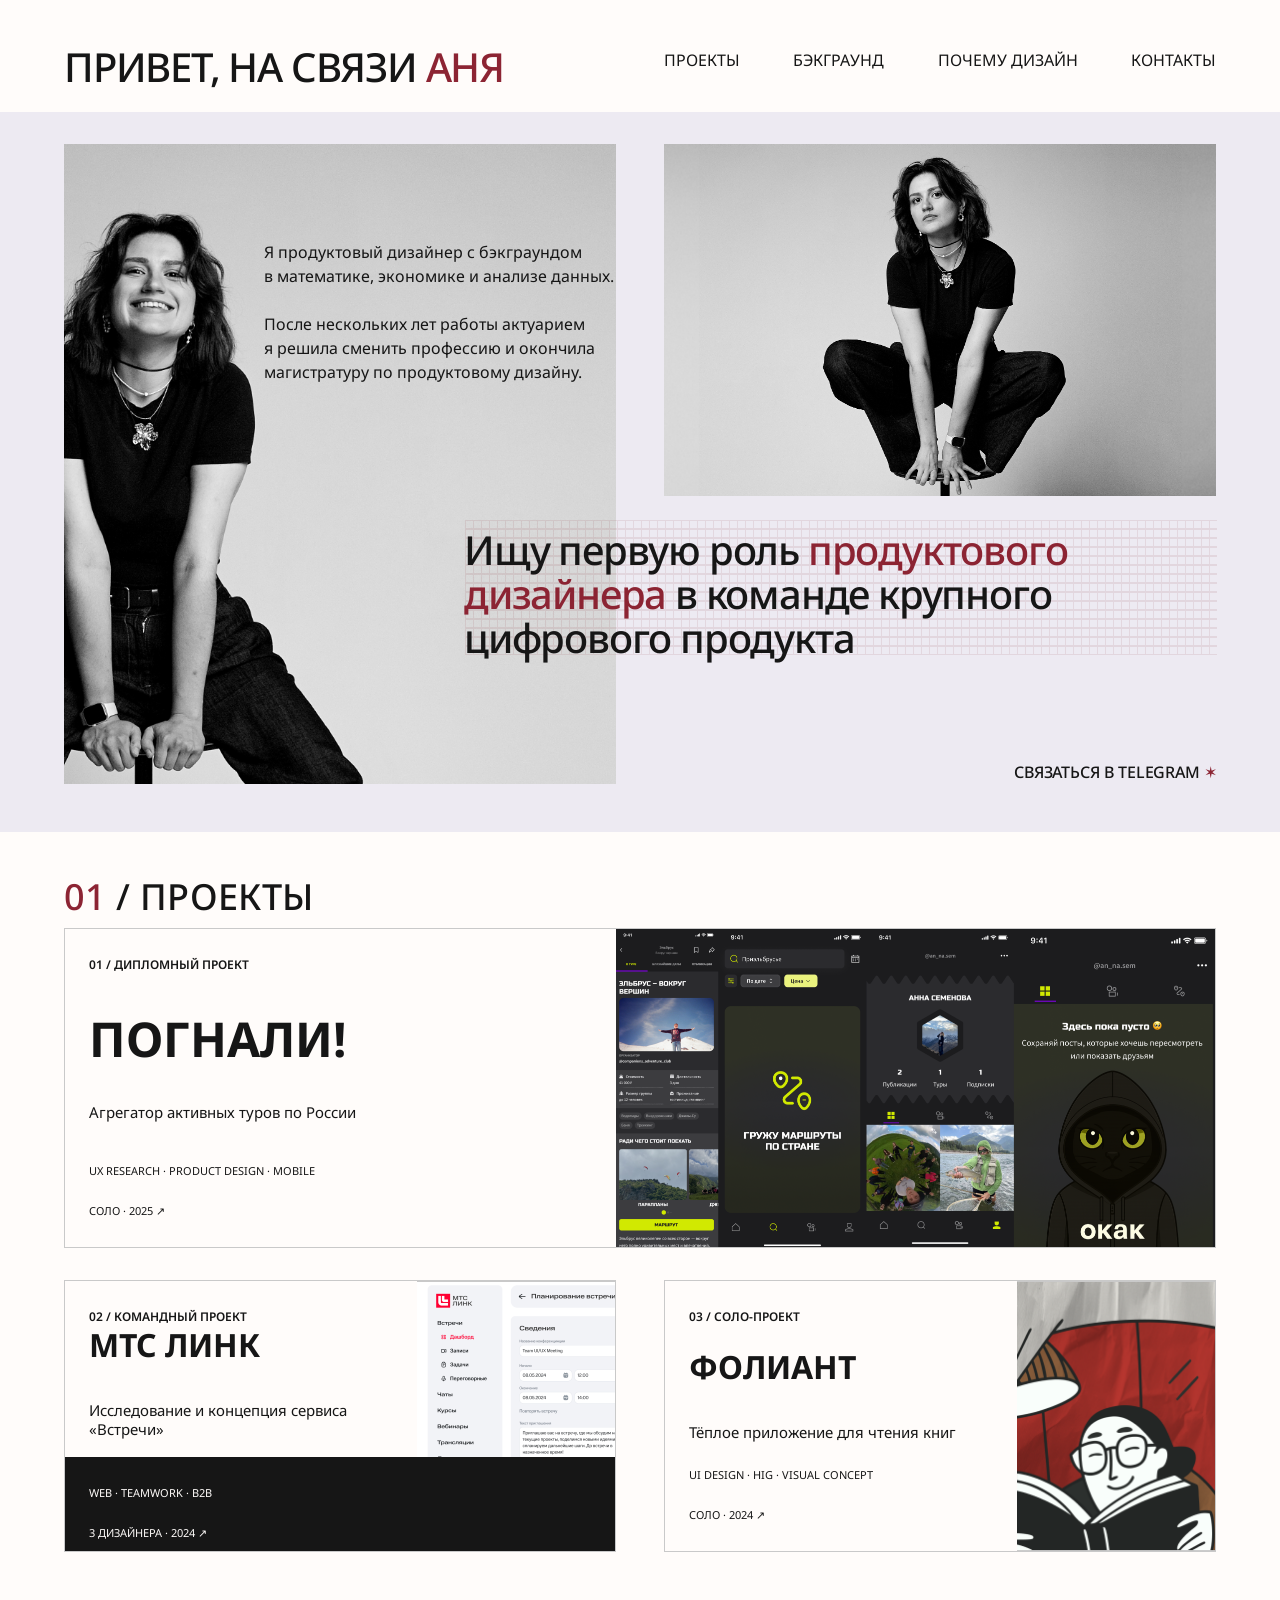
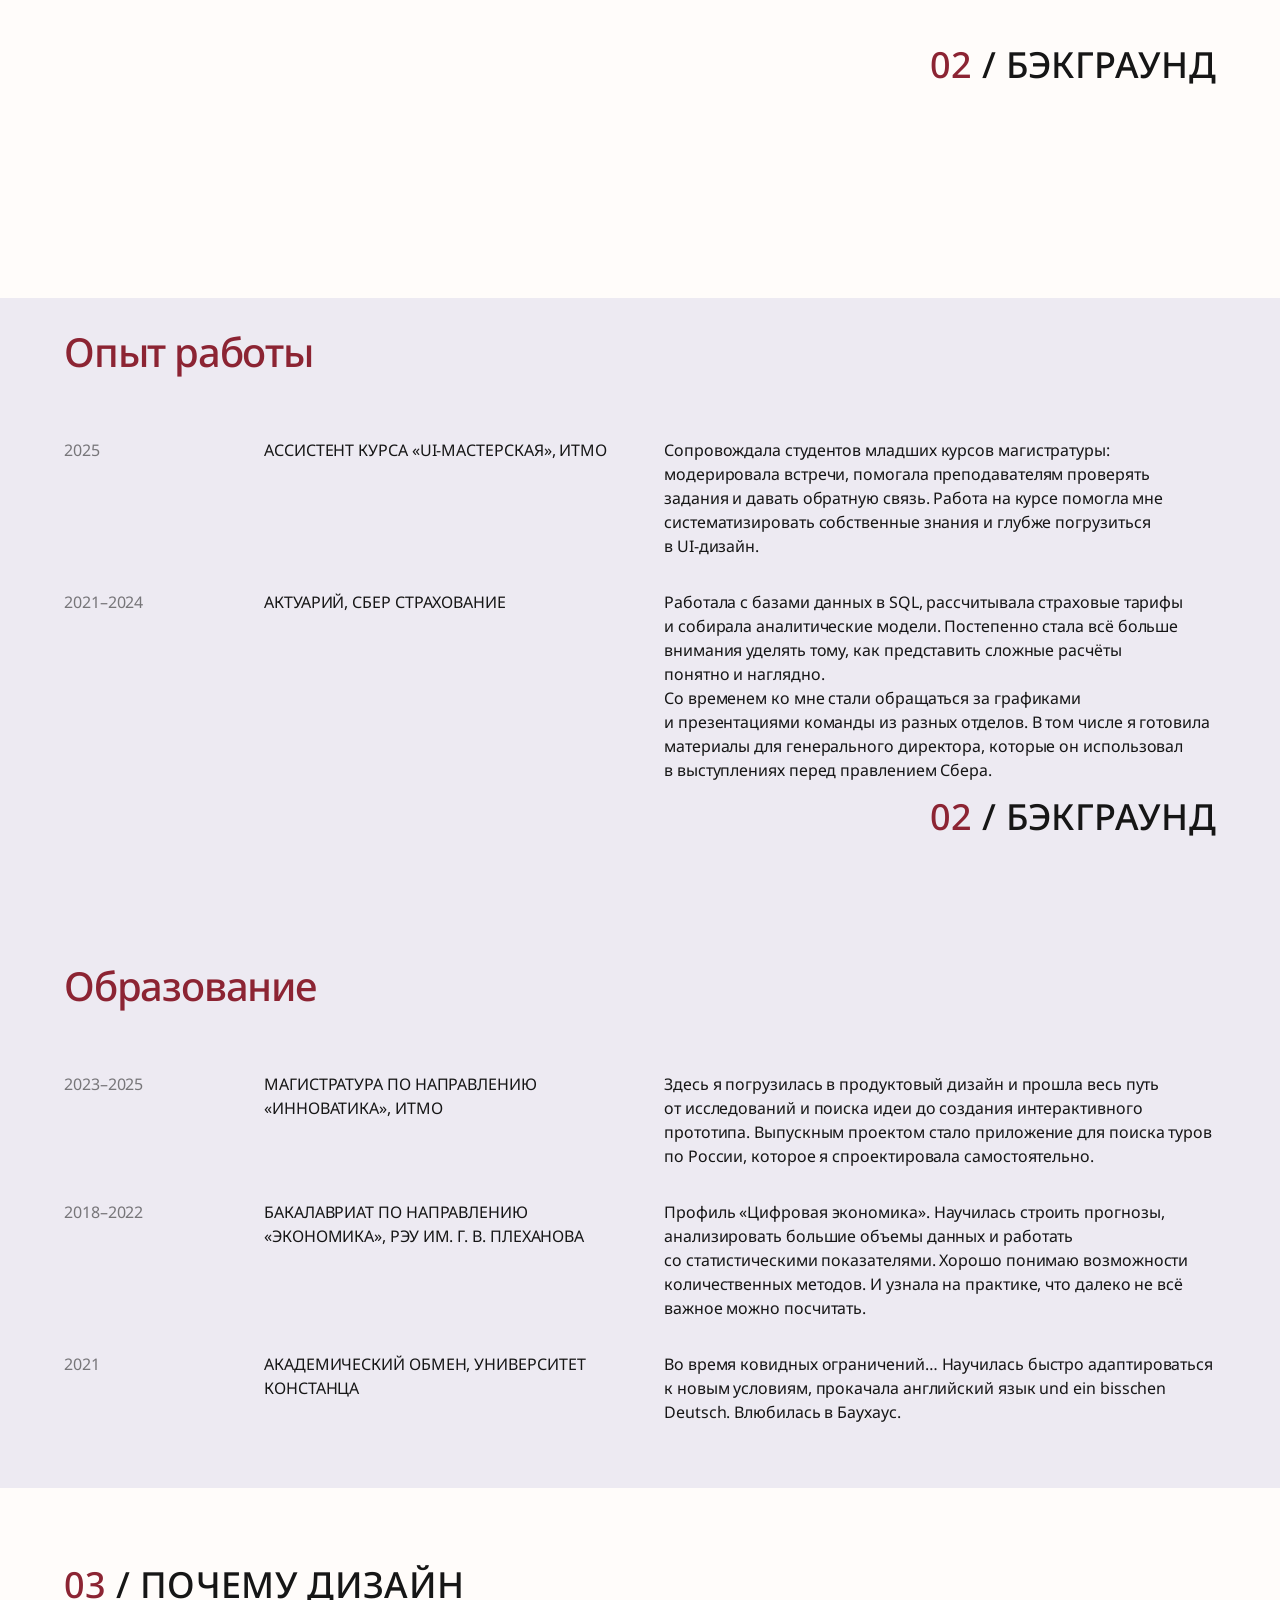
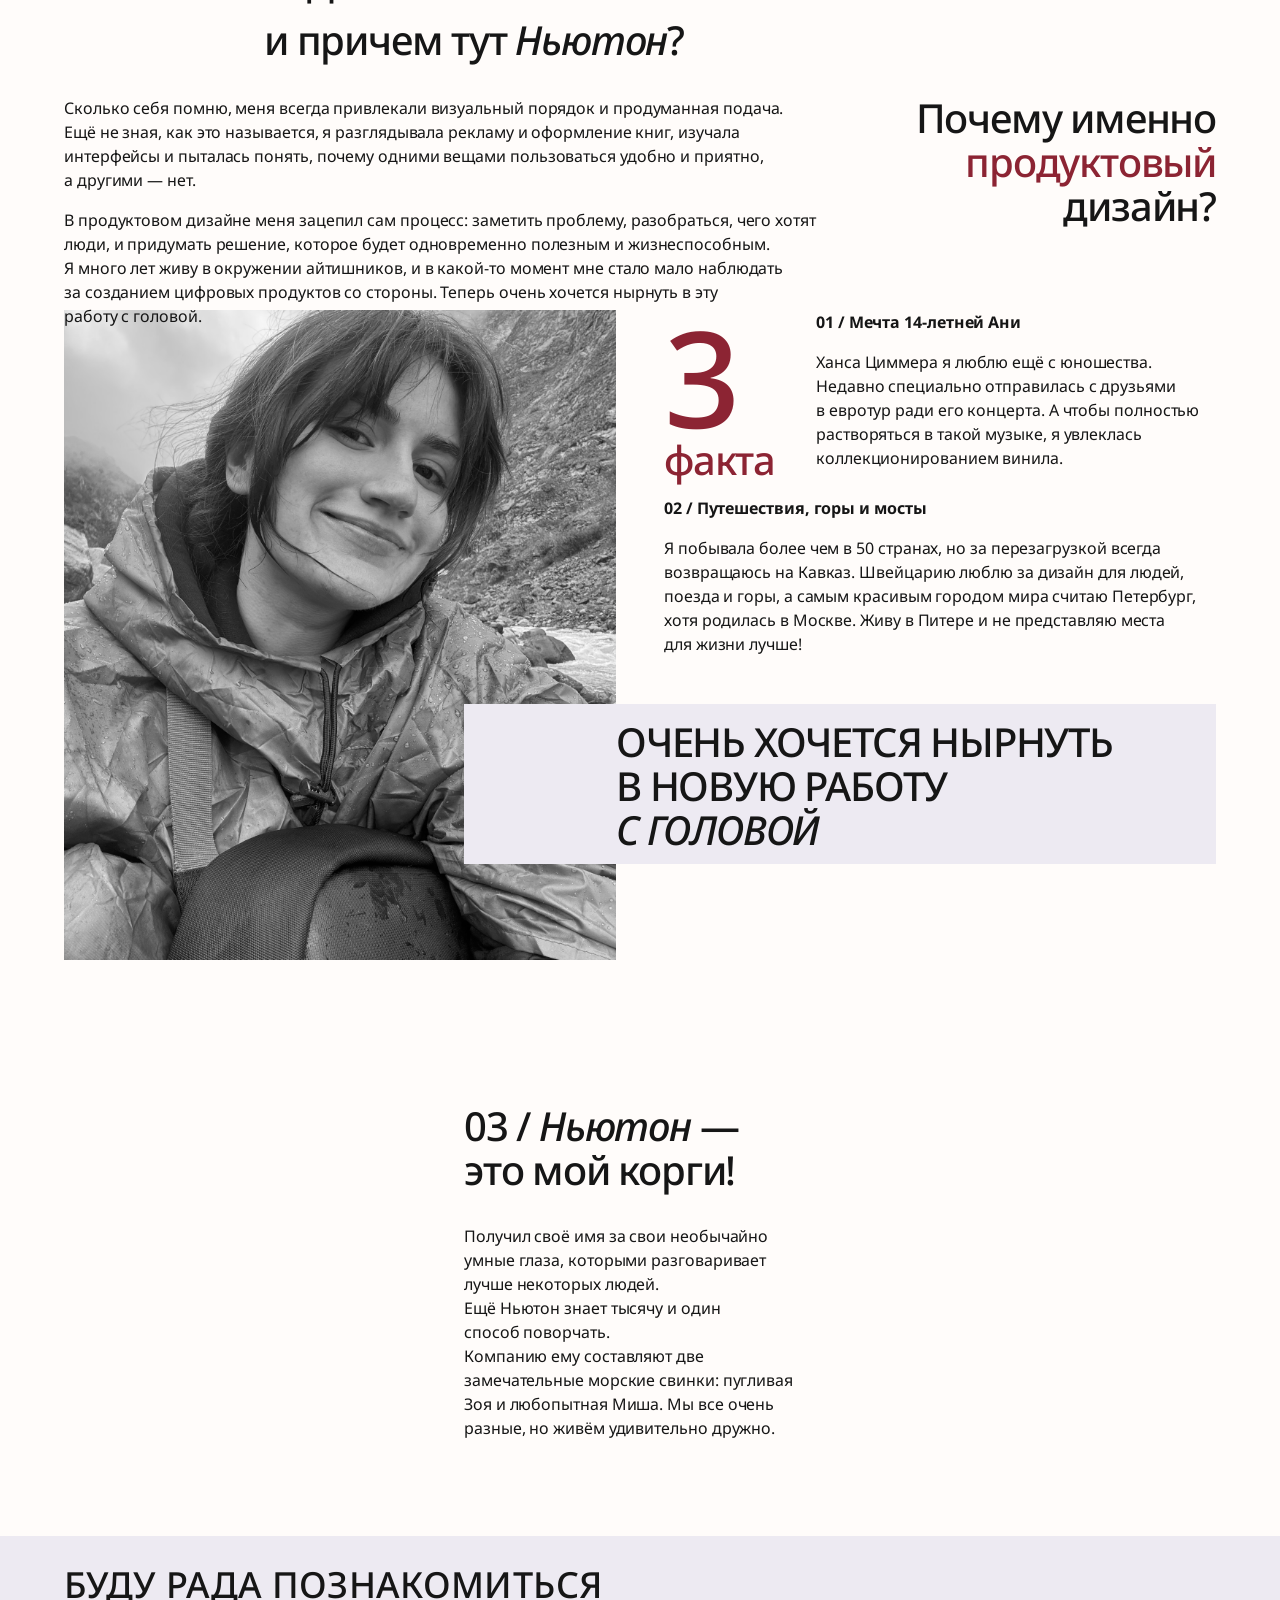
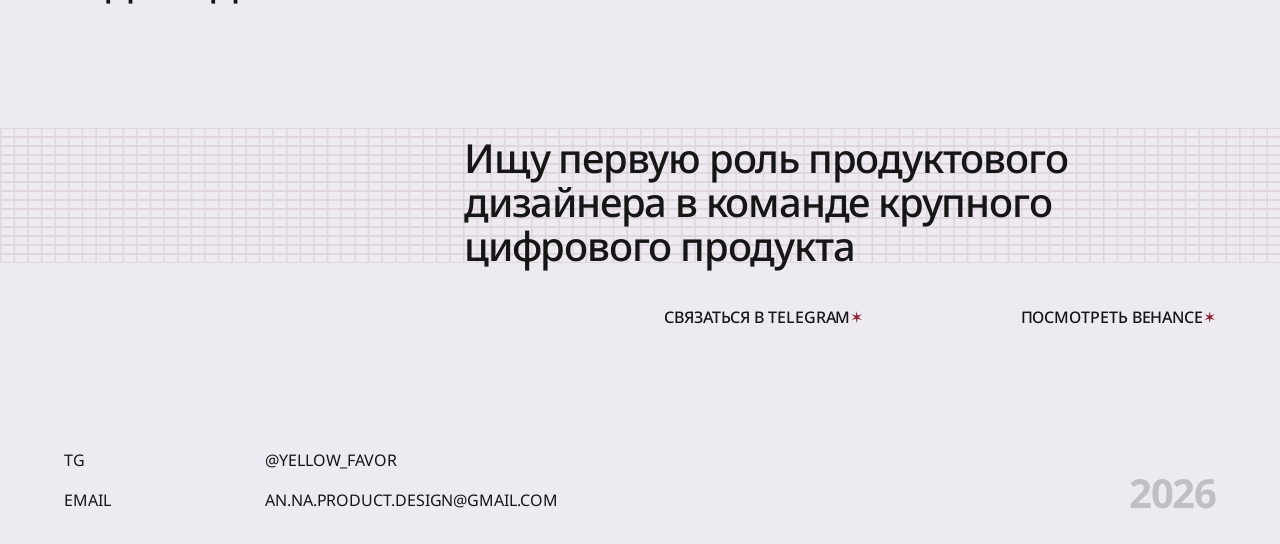
<file: index.html>
<!DOCTYPE html>
<html lang="ru">

<head>
    <!-- Metadata (invisible to users) goes here -->
    <meta charset="UTF-8">
    <meta name="viewport" content="width=device-width, initial-scale=1.0, viewport-fit=cover">
    <title>Портфолио Анна Семенова</title>

    <link rel="preconnect" href="https://fonts.googleapis.com">
    <link rel="preconnect" href="https://fonts.gstatic.com" crossorigin>
    <link href="https://fonts.googleapis.com/css2?family=Noto+Sans:ital,wght@0,100..900;1,100..900&display=swap" rel="stylesheet">
    
    <link rel="stylesheet" href="./styles/root.css">
    <link rel="stylesheet" href="./styles/styles.css?v=22" />
    <link rel="stylesheet" href="./styles/site-header.css?v=3" />
</head>

<body>

    <header class="site-header">
        <h1><a class="home-link" href="#hero" aria-label="Вернуться в начало страницы">ПРИВЕТ, НА СВЯЗИ <span
                    class="text-accent">АНЯ</span></a></h1>

        <nav>
            <button class="menu-toggle" type="button" aria-expanded="false"
                aria-controls="primary-navigation">МЕНЮ</button>
            <ul id="primary-navigation">
                <li><a href="#projects" class="nav-link">Проекты</a></li>
                <li><a href="#background" class="nav-link">Бэкграунд</a></li>
                <li><a href="#reasons" class="nav-link">Почему дизайн</a></li>
                <li><a href="#contacts" class="nav-link">Контакты</a></li>
            </ul>
        </nav>
    </header>

    <!-- Main content of the website -->
    <main>

        <section id="hero" class="content-section hero-section">
            <div class="hero-poster">
                <div class="hero-poster-media" aria-hidden="true">
                    <img src="images/hero-primary-original.jpg" alt="">
                </div>
                <div class="hero-poster-text">
                    <p>Я продуктовый дизайнер с бэкграундом<br /> в математике, экономике и анализе данных.</p>
                    <p>После нескольких лет работы актуарием<br /> я решила сменить профессию
                        и окончила<br /> магистратуру по продуктовому дизайну.</p>
                </div>
            </div>
            <div class="hero-photo" role="img" aria-label="Портрет Ани">
                <img src="images/hero-secondary-original.png" alt="">
            </div>
            <div class="describe-section">
                <div class="describe-text-section">
                    <p class="describe-text describe-text-desktop">Ищу первую роль <span
                            class="text-accent">продуктового<br />дизайнера</span>
                        в команде крупного<br />цифрового продукта</p>
                    <p class="describe-text describe-text-mobile" aria-hidden="true">
                        <span>Ищу первую роль</span>
                        <span class="text-accent">продуктового дизайнера</span>
                        <span>в команде крупного</span>
                        <span>цифрового продукта</span>
                    </p>
                </div>
                <div class="links">
                    <div class="link-cv" hidden>
                        <p>Смотреть резюме <span class="text-accent">✶</span></p>
                    </div>
                    <a class="link-telegram" href="https://t.me/yellow_favor" target="_blank" rel="noopener noreferrer">
                        <p>Связаться в telegram <span class="text-accent">✶</span></p>
                    </a>
                </div>
            </div>
        </section>

        <section id="projects" class="content-section projects-section">
            <div class="section-name">
                <h2><span class="text-accent">01</span> / ПРОЕКТЫ</h2>
            </div>
            <div class="projects-grid">
                <article class="wide project project-first">
                    <a class="project-case-link" href="case-pognali.html" aria-label="Открыть кейс «Погнали!»">
                        <div class="project-copy">
                            <p class="project-eyebrow">01 / ДИПЛОМНЫЙ ПРОЕКТ</p>
                            <h3>ПОГНАЛИ!</h3>
                            <p class="project-subtitle">Агрегатор активных туров по России</p>
                            <div class="project-meta"><span>UX RESEARCH · PRODUCT DESIGN · MOBILE</span><span>Соло ·
                                    2025 ↗</span></div>
                        </div>
                        <img class="project-card-image" src="images/project-pognali-media@2x.png"
                            alt="Экраны приложения для поиска активных туров">
                    </a>
                </article>
                <article class="project project-second">
                    <a class="project-case-link" href="case-mts-link.html" aria-label="Открыть кейс «МТС Линк»">
                        <div class="project-copy">
                            <p class="project-eyebrow">02 / КОМАНДНЫЙ ПРОЕКТ</p>
                            <h3>МТС ЛИНК</h3>
                            <p class="project-subtitle">Исследование и концепция сервиса «Встречи»</p>
                            <div class="project-meta"><span>WEB · TEAMWORK · B2B</span><span>3 дизайнера · 2024 ↗</span>
                            </div>
                        </div>
                        <img class="project-card-image" src="images/project-mts-media@2x.png"
                            alt="Экраны сервиса МТС Линк">
                    </a>
                </article>
                <article class="project project-third">
                    <a class="project-case-link" href="case-foliant.html" aria-label="Открыть кейс «Фолиант»">
                        <div class="project-copy">
                            <p class="project-eyebrow">03 / СОЛО-ПРОЕКТ</p>
                            <h3>ФОЛИАНТ</h3>
                            <p class="project-subtitle">Тёплое приложение для чтения книг</p>
                            <div class="project-meta"><span>UI DESIGN · HIG · VISUAL CONCEPT</span><span>Соло · 2024
                                    ↗</span></div>
                        </div>
                        <img class="project-card-image" src="images/project-foliant-media@2x.png"
                            alt="Экран приложения для чтения книг">
                    </a>
                </article>
            </div>
        </section>

        <section id="background" class="content-section background-section">
            <div class="section-name">
                <h2><span class="text-accent">02</span> / бэкграунд</h2>
            </div>
            <div class="expirience">
                <h3 class="h1" style="color: var(--primary-color);">Опыт работы</h3>
                <div class="expirience-table">
                    <div class="expirience-row">
                        <div class="column-date-university">
                            <div class="column-date">
                                <p class="body-regular" style="color: rgba(22, 22, 22, 0.55);">2025</p>
                            </div>
                            <div class="column-university">
                                <p class="body-medium">Ассистент курса «UI-мастерская», ИТМО</p>
                            </div>
                        </div>
                        <div class="column-description">
                            <p class="body-regular">Сопровождала студентов младших курсов магистратуры: модерировала
                                встречи,
                                помогала преподавателям проверять задания и давать обратную связь. Работа на курсе
                                помогла мне систематизировать собственные знания и глубже погрузиться в UI-дизайн.</p>
                        </div>
                    </div>
                    <div class="expirience-row">
                        <div class="column-date-university">
                            <div class="column-date">
                                <p class="body-regular" style="color: rgba(22, 22, 22, 0.55);">2021–2024</p>
                            </div>
                            <div class="column-university">
                                <p class="body-medium">Актуарий, Сбер Страхование</p>
                            </div>
                        </div>
                        <div class="column-description">
                            <div class="body-regular">
                                <p>Работала с базами данных в SQL, рассчитывала страховые тарифы и собирала
                                    аналитические
                                    модели. Постепенно стала всё больше внимания уделять тому, как представить сложные
                                    расчёты понятно и наглядно.</p>
                                <p>Со временем ко мне стали обращаться за графиками и презентациями команды из разных
                                    отделов. В том
                                    числе я готовила материалы для генерального директора, которые он использовал
                                    в выступлениях перед правлением Сбера.</p>
                            </div>
                        </div>
                    </div>
                </div>
            </div>
        </section>

        <section id="education" class="content-section background-section">
            <div class="section-name">
                <h2><span class="text-accent">02</span> / бэкграунд</h2>
            </div>
            <div class="expirience">
                <h3 class="h1" style="color: var(--primary-color);">Образование</h3>
                <div class="expirience-table">
                    <div class="expirience-row">
                        <div class="column-date-university">
                            <div class="column-date">
                                <p class="body-regular" style="color: rgba(22, 22, 22, 0.55);">2023–2025</p>
                            </div>
                            <div class="column-university">
                                <p class="body-medium">Магистратура по направлению «Инноватика», ИТМО</p>
                            </div>
                        </div>
                        <div class="column-description">
                            <p class="body-regular">Здесь я погрузилась в продуктовый дизайн и прошла весь путь
                                от исследований и поиска идеи
                                до создания интерактивного прототипа. Выпускным проектом стало приложение для поиска
                                туров
                                по России, которое я спроектировала самостоятельно.</p>
                        </div>
                    </div>
                    <div class="expirience-row">
                        <div class="column-date-university">
                            <div class="column-date">
                                <p class="body-regular" style="color: rgba(22, 22, 22, 0.55);">2018–2022</p>
                            </div>
                            <div class="column-university">
                                <p class="body-medium">Бакалавриат по направлению «Экономика», РЭУ им. Г. В. Плеханова
                                </p>
                            </div>
                        </div>
                        <div class="column-description">
                            <p class="body-regular">Профиль «Цифровая экономика». Научилась строить прогнозы,
                                анализировать большие объемы
                                данных и работать со статистическими показателями. Хорошо понимаю возможности
                                количественных методов. И узнала на практике, что далеко не всё важное можно посчитать.
                            </p>
                        </div>
                    </div>
                    <div class="expirience-row">
                        <div class="column-date-university">
                            <div class="column-date">
                                <p class="body-regular" style="color: rgba(22, 22, 22, 0.55);">2021</p>
                            </div>
                            <div class="column-university">
                                <p class="body-medium">Академический обмен, Университет Констанца</p>
                            </div>
                        </div>
                        <div class="column-description">
                            <p class="body-regular">Во время ковидных ограничений… Научилась быстро адаптироваться
                                к новым условиям,
                                прокачала английский язык und ein bisschen Deutsch. Влюбилась в Баухаус.</p>
                        </div>
                    </div>
                </div>
            </div>
        </section>

        <div class="about-chapter">
        <div class="about-mountain-continuous" aria-hidden="true">
            <img src="images/about-mountain-original.jpg" alt="">
        </div>

        <section id="reasons" class="content-section about-section about-first">
            <div class="about-heading">
                <h2><span class="text-accent">03</span> / ПОЧЕМУ ДИЗАЙН</h2>
                <p class="about-subheading">и причем тут <em>Ньютон</em>?</p>
            </div>

            <div class="about-intro">
                <div class="about-intro-copy body-regular">
                    <p>Сколько себя помню, меня всегда привлекали визуальный порядок и продуманная подача. Ещё не зная,
                        как это называется, я разглядывала рекламу и оформление книг, изучала интерфейсы и пыталась
                        понять, почему одними вещами пользоваться удобно и приятно, а другими — нет.</p>
                    <p>В продуктовом дизайне меня зацепил сам процесс: заметить проблему, разобраться, чего хотят люди,
                        и придумать решение, которое будет одновременно полезным и жизнеспособным. Я много лет живу
                        в окружении айтишников, и в какой-то момент мне стало мало наблюдать за созданием цифровых
                        продуктов со стороны. Теперь очень хочется нырнуть в эту работу с головой.</p>
                </div>
                <p class="about-question">
                    <span>Почему именно</span>
                    <span class="text-accent">продуктовый</span>
                    <span>дизайн?</span>
                </p>
            </div>

            <div class="about-collage">
                <div class="about-mountain about-mountain-top" role="img" aria-label="Аня в горах"></div>
                <div class="dive-plaque-mobile" aria-hidden="true">
                    <p>ОЧЕНЬ ХОЧЕТСЯ</p>
                    <p>НЫРНУТЬ В РАБОТУ</p>
                    <p><em>С ГОЛОВОЙ</em></p>
                </div>
                <div class="about-facts">
                    <div class="facts-top">
                        <div class="facts-count"><strong>3</strong><span>факта</span></div>
                        <div class="fact body-regular">
                            <p class="fact-title"><span class="desktop-prefix">01 / </span>Мечта 14-летней Ани</p>
                            <p>Ханса Циммера я люблю ещё с юношества. Недавно специально отправилась с друзьями
                                в евротур ради его концерта. А чтобы полностью растворяться в такой музыке, я увлеклась
                                коллекционированием винила.</p>
                        </div>
                    </div>
                    <div class="fact body-regular">
                        <p class="fact-title"><span class="desktop-prefix">02 / </span>Путешествия, горы и мосты</p>
                        <p>Я побывала более чем в 50 странах, но за перезагрузкой всегда возвращаюсь на Кавказ.
                            Швейцарию люблю за дизайн для людей, поезда и горы, а самым красивым городом мира считаю
                            Петербург, хотя родилась в Москве. Живу в Питере и не представляю места для жизни лучше!</p>
                    </div>
                </div>
            </div>
        </section>

        <section class="content-section about-section about-second">
            <div class="about-mountain about-mountain-bottom" role="img" aria-label="Аня в горах"></div>
            <div class="dive-plaque">
                <p>ОЧЕНЬ ХОЧЕТСЯ НЫРНУТЬ</p>
                <p>В НОВУЮ РАБОТУ</p>
                <p><em>С ГОЛОВОЙ</em></p>
            </div>
            <div class="newton-story">
                <picture class="newton-photo newton-overhead">
                    <source media="(max-width: 767px)" srcset="images/newton-overhead-mobile@4x.png">
                    <img src="images/newton-overhead@4x.png" alt="Ньютон среди камней">
                </picture>
                <div class="newton-copy">
                    <p class="newton-title"><span class="desktop-prefix">03 / </span><em>Ньютон</em> — это мой корги!
                    </p>
                    <div class="body-regular">
                        <p>Получил своё имя за свои необычайно умные глаза, которыми разговаривает лучше некоторых
                            людей.</p>
                        <p>Ещё Ньютон знает тысячу и один способ поворчать.</p>
                        <p>Компанию ему составляют две замечательные морские свинки: пугливая Зоя и любопытная Миша.
                            Мы все очень разные, но живём удивительно дружно.</p>
                    </div>
                </div>
                <picture class="newton-photo newton-portrait">
                    <source media="(max-width: 767px)" srcset="images/newton-portrait-mobile@4x.png">
                    <img src="images/newton-portrait@4x.png" alt="Портрет корги Ньютона">
                </picture>
            </div>
        </section>
        </div>

        <section id="contacts" class="contacts-section">
            <div class="contacts-panel">
                <h2 class="contacts-heading">БУДУ РАДА ПОЗНАКОМИТЬСЯ</h2>

                <div class="contacts-goal">
                    <div class="contacts-goal-text">
                        <p class="contacts-goal-desktop">Ищу первую роль продуктового<br>дизайнера в команде
                            крупного<br>цифрового продукта</p>
                        <p class="contacts-goal-mobile" aria-hidden="true">
                            <span>Ищу первую роль</span>
                            <span>продуктового дизайнера</span>
                            <span>в команде крупного</span>
                            <span>цифрового продукта</span>
                        </p>
                    </div>
                    <div class="contacts-actions">
                        <a href="https://t.me/yellow_favor">СВЯЗАТЬСЯ В TELEGRAM <span class="text-accent">✶</span></a>
                        <a href="https://www.behance.net/an_na_sem" target="_blank" rel="noopener noreferrer">ПОСМОТРЕТЬ
                            BEHANCE <span class="text-accent">✶</span></a>
                    </div>
                </div>

                <div class="contacts-footer">
                    <dl class="contacts-list">
                        <dt>TG</dt>
                        <dd><a href="https://t.me/yellow_favor">@YELLOW_FAVOR</a></dd>
                        <dt>EMAIL</dt>
                        <dd><a href="mailto:an.na.product.design@gmail.com">AN.NA.PRODUCT.DESIGN@GMAIL.COM</a></dd>
                    </dl>
                    <p class="contacts-year">2026</p>
                </div>
            </div>
        </section>
    </main>
    <script src="site-header.js" defer></script>
</body>

</html>
</file>
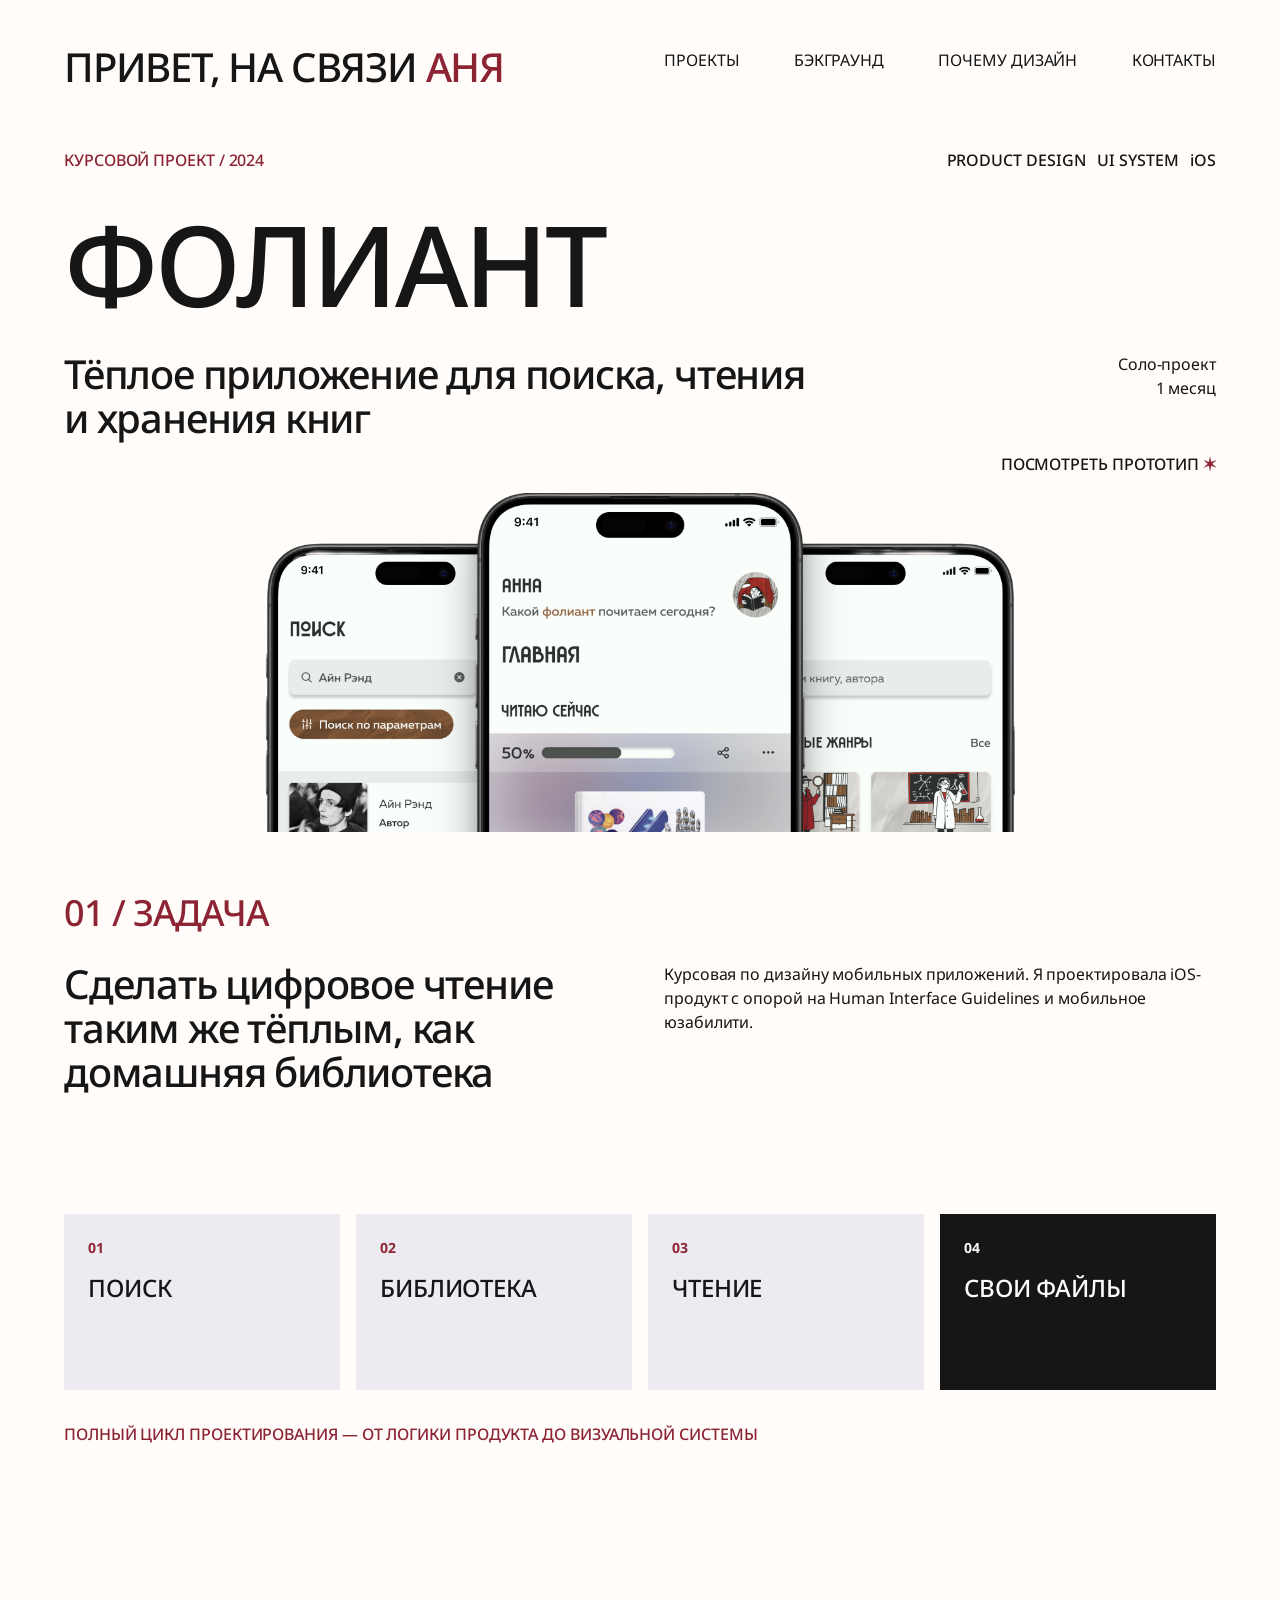
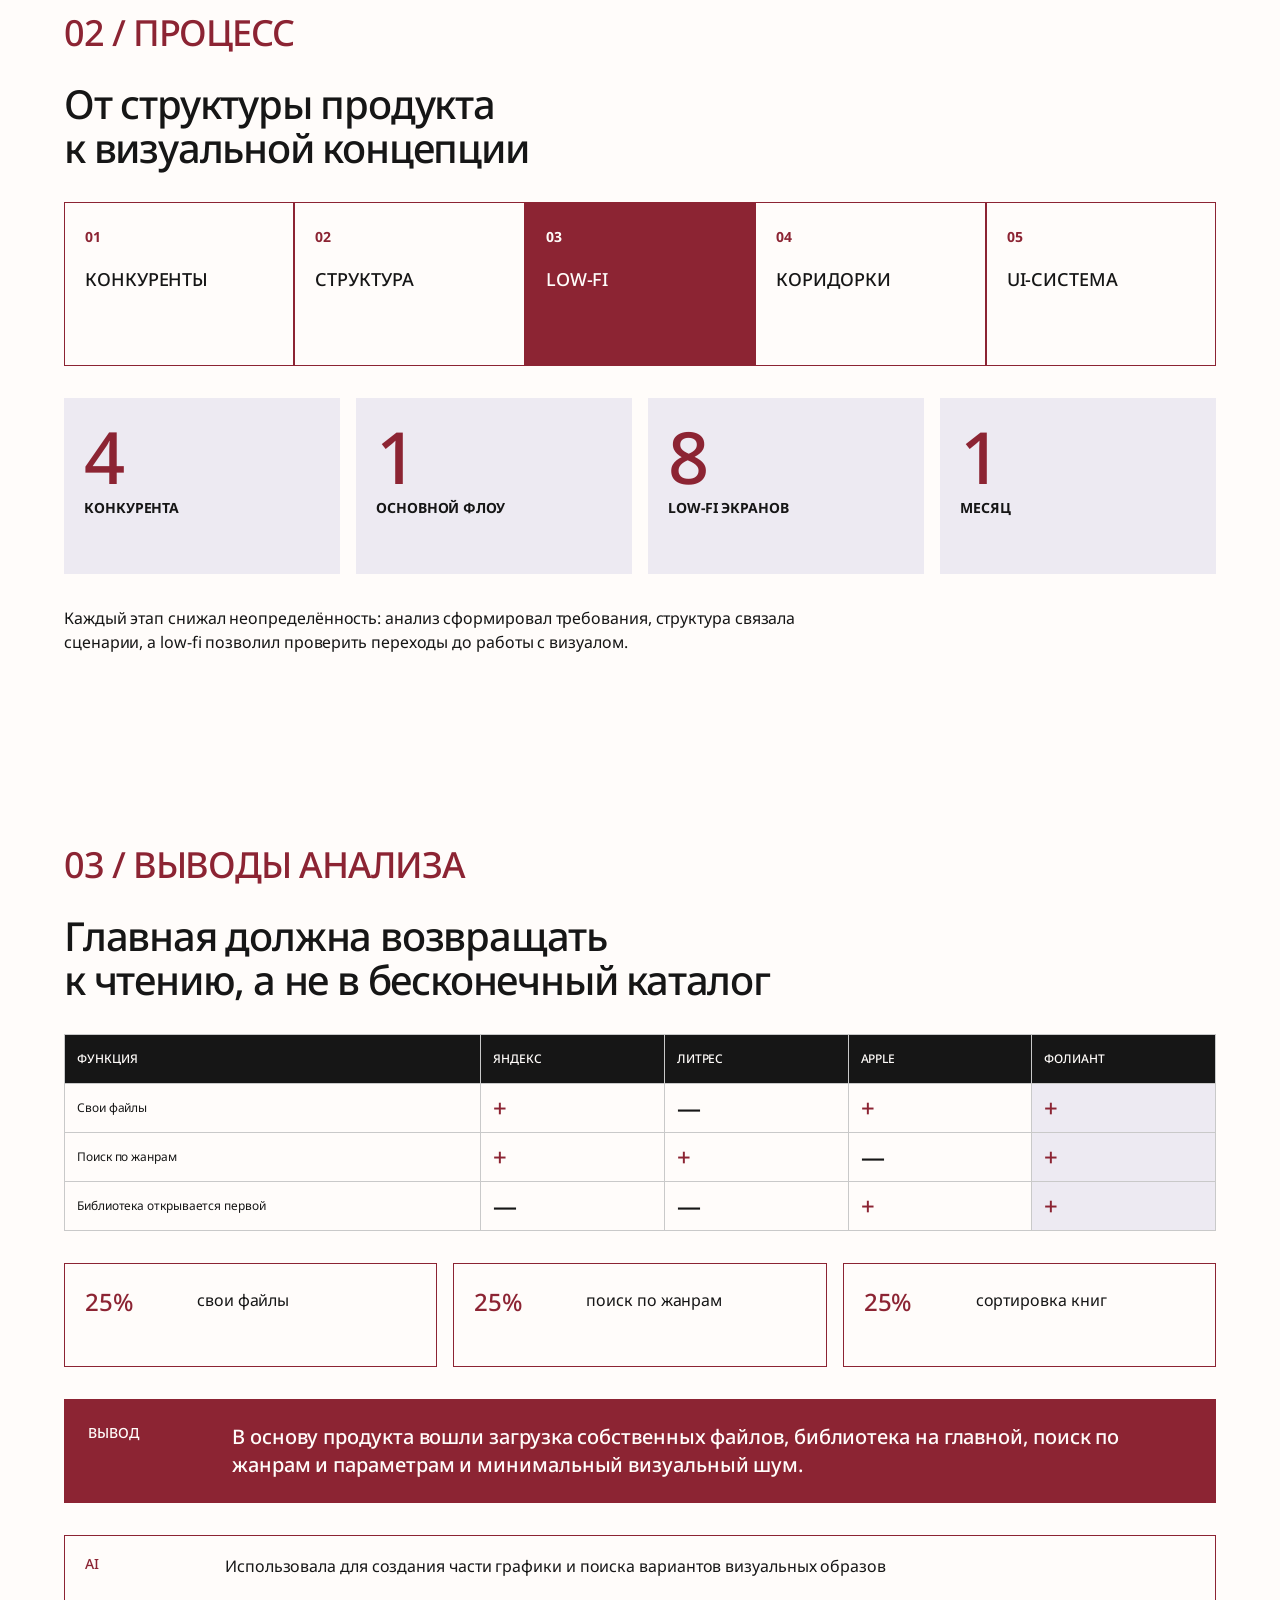
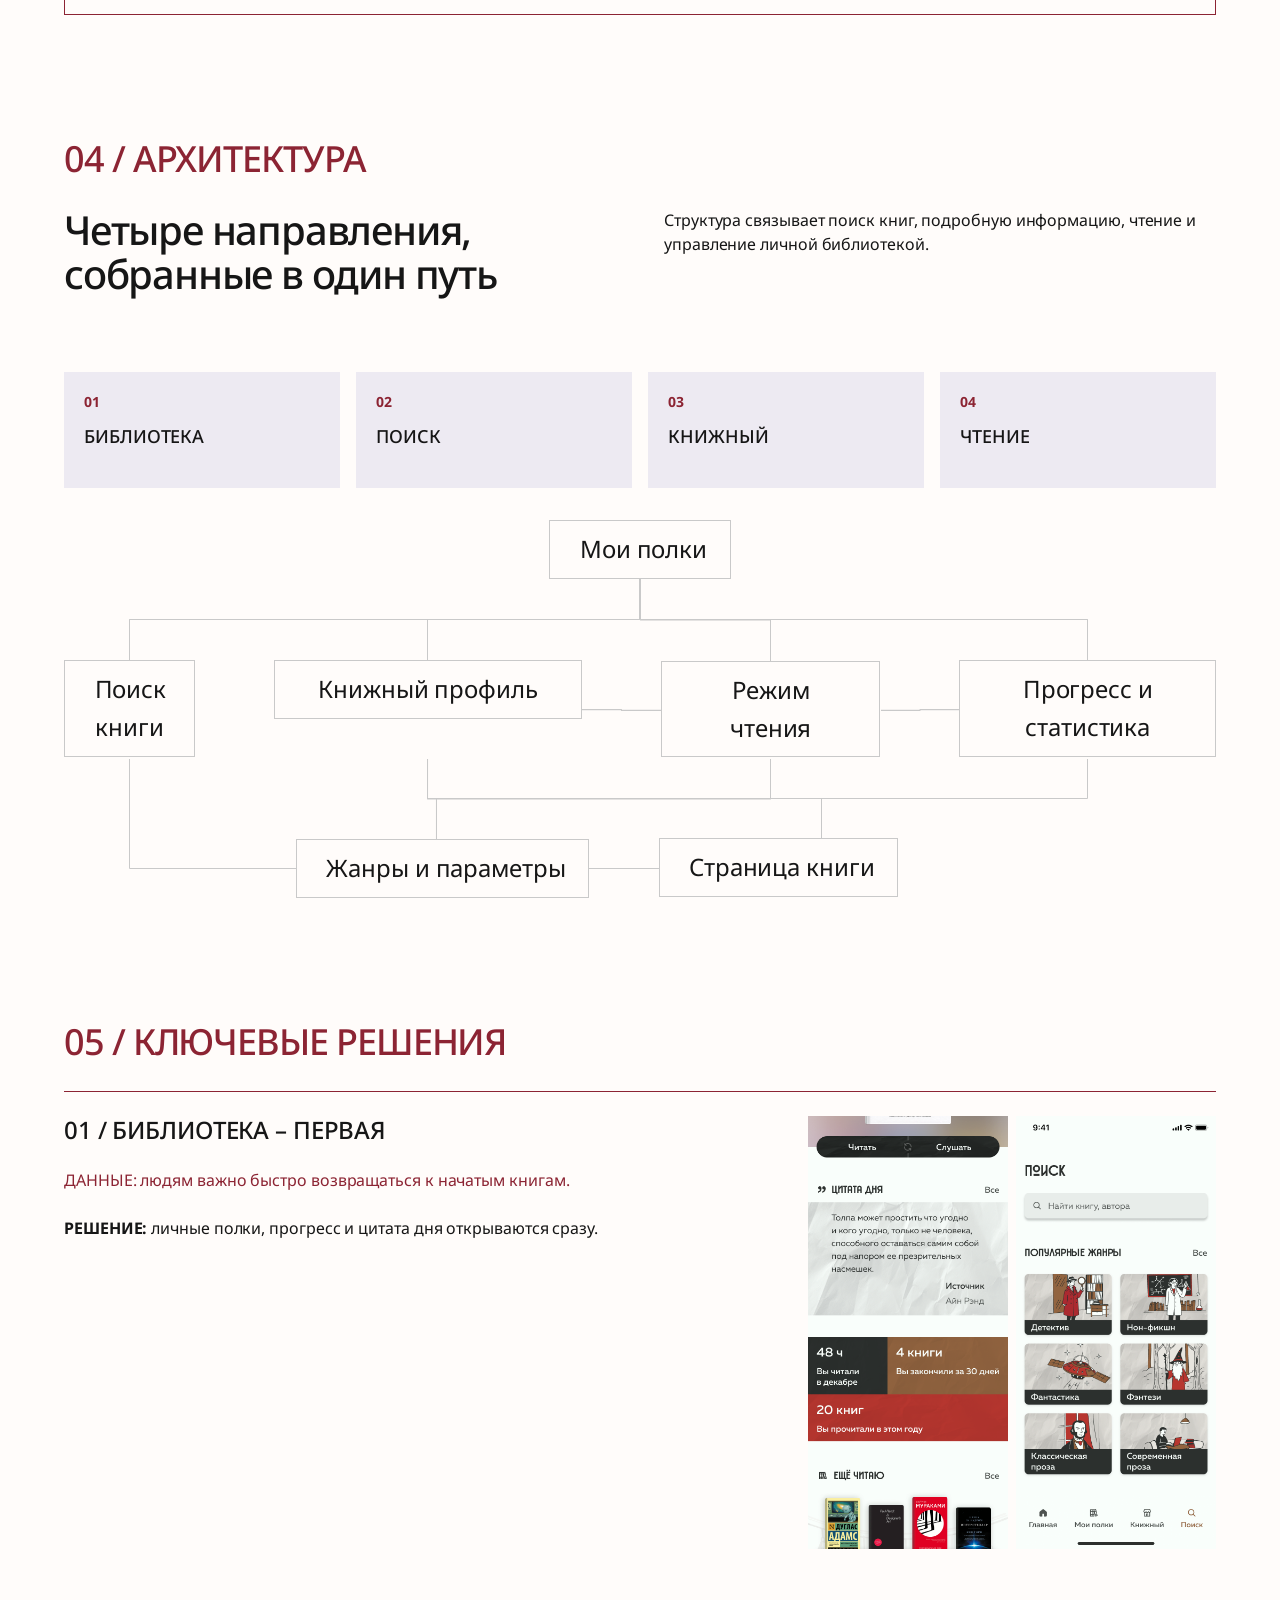
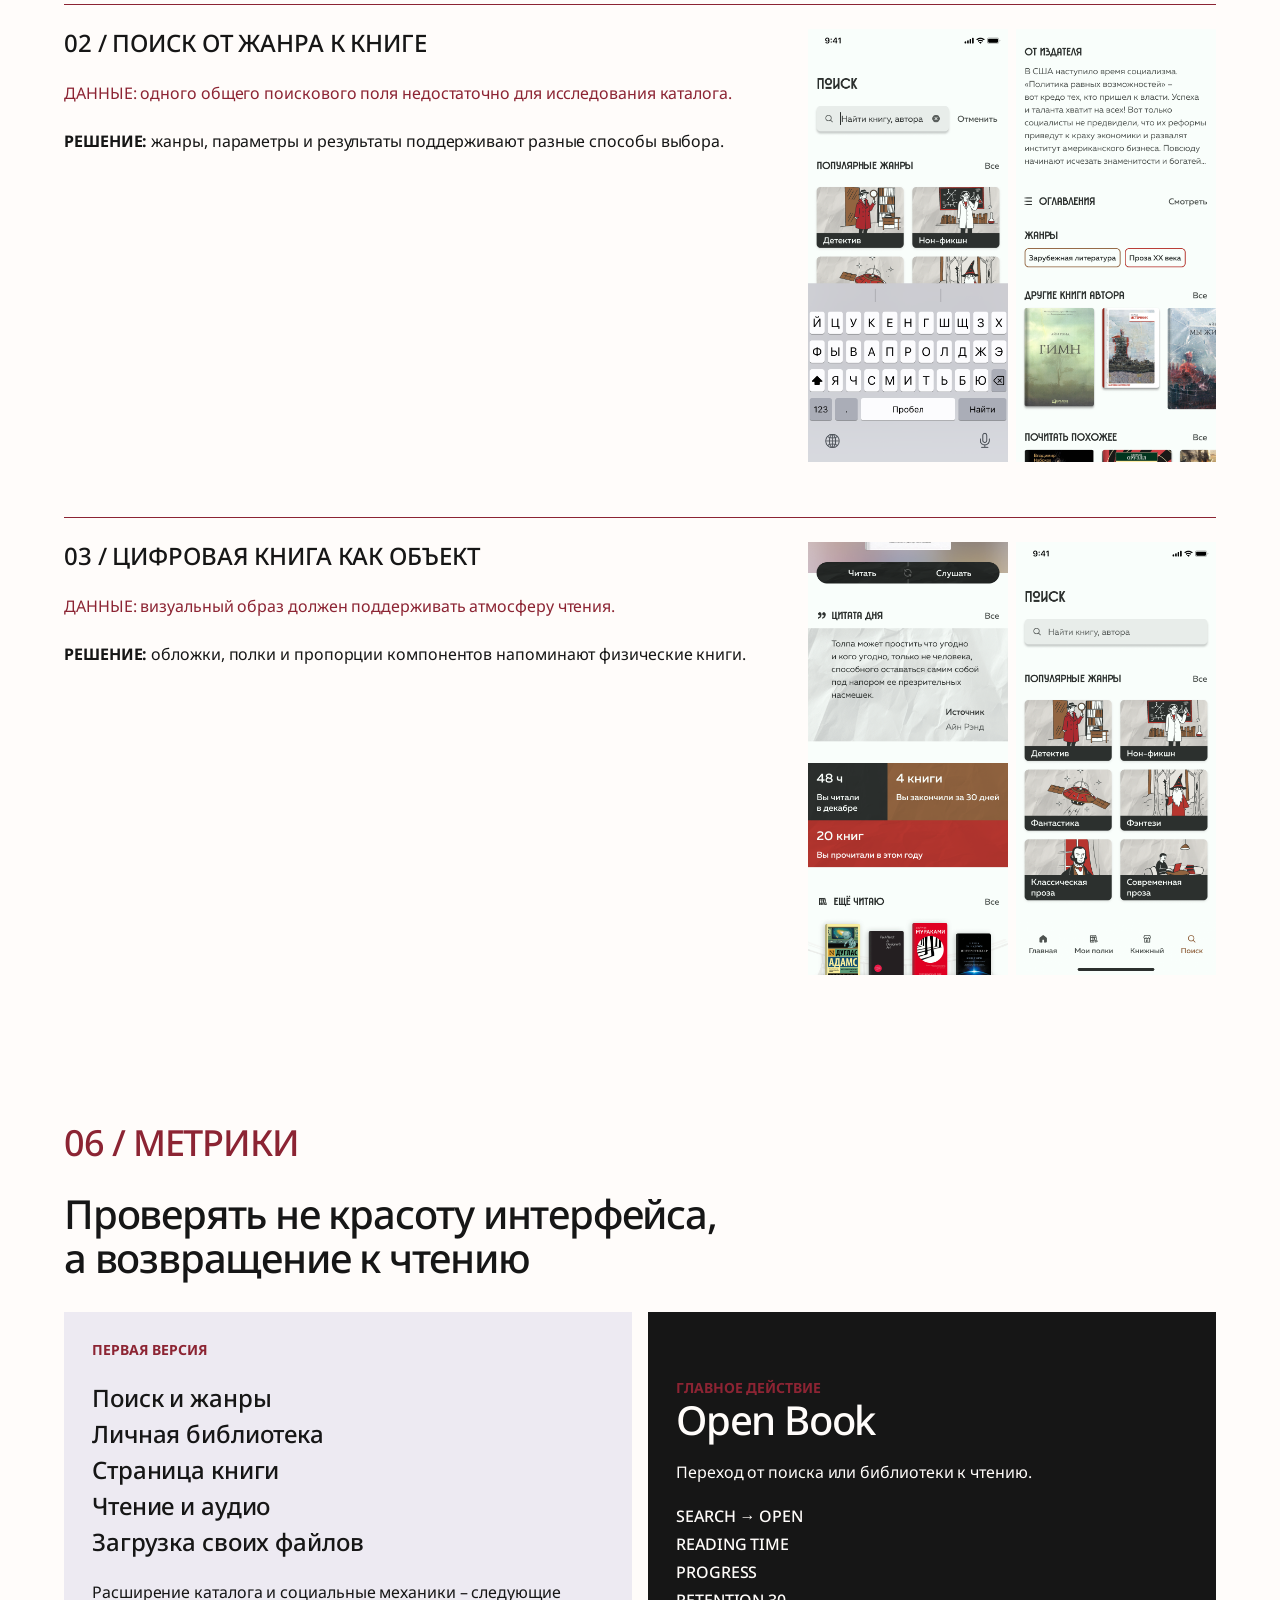
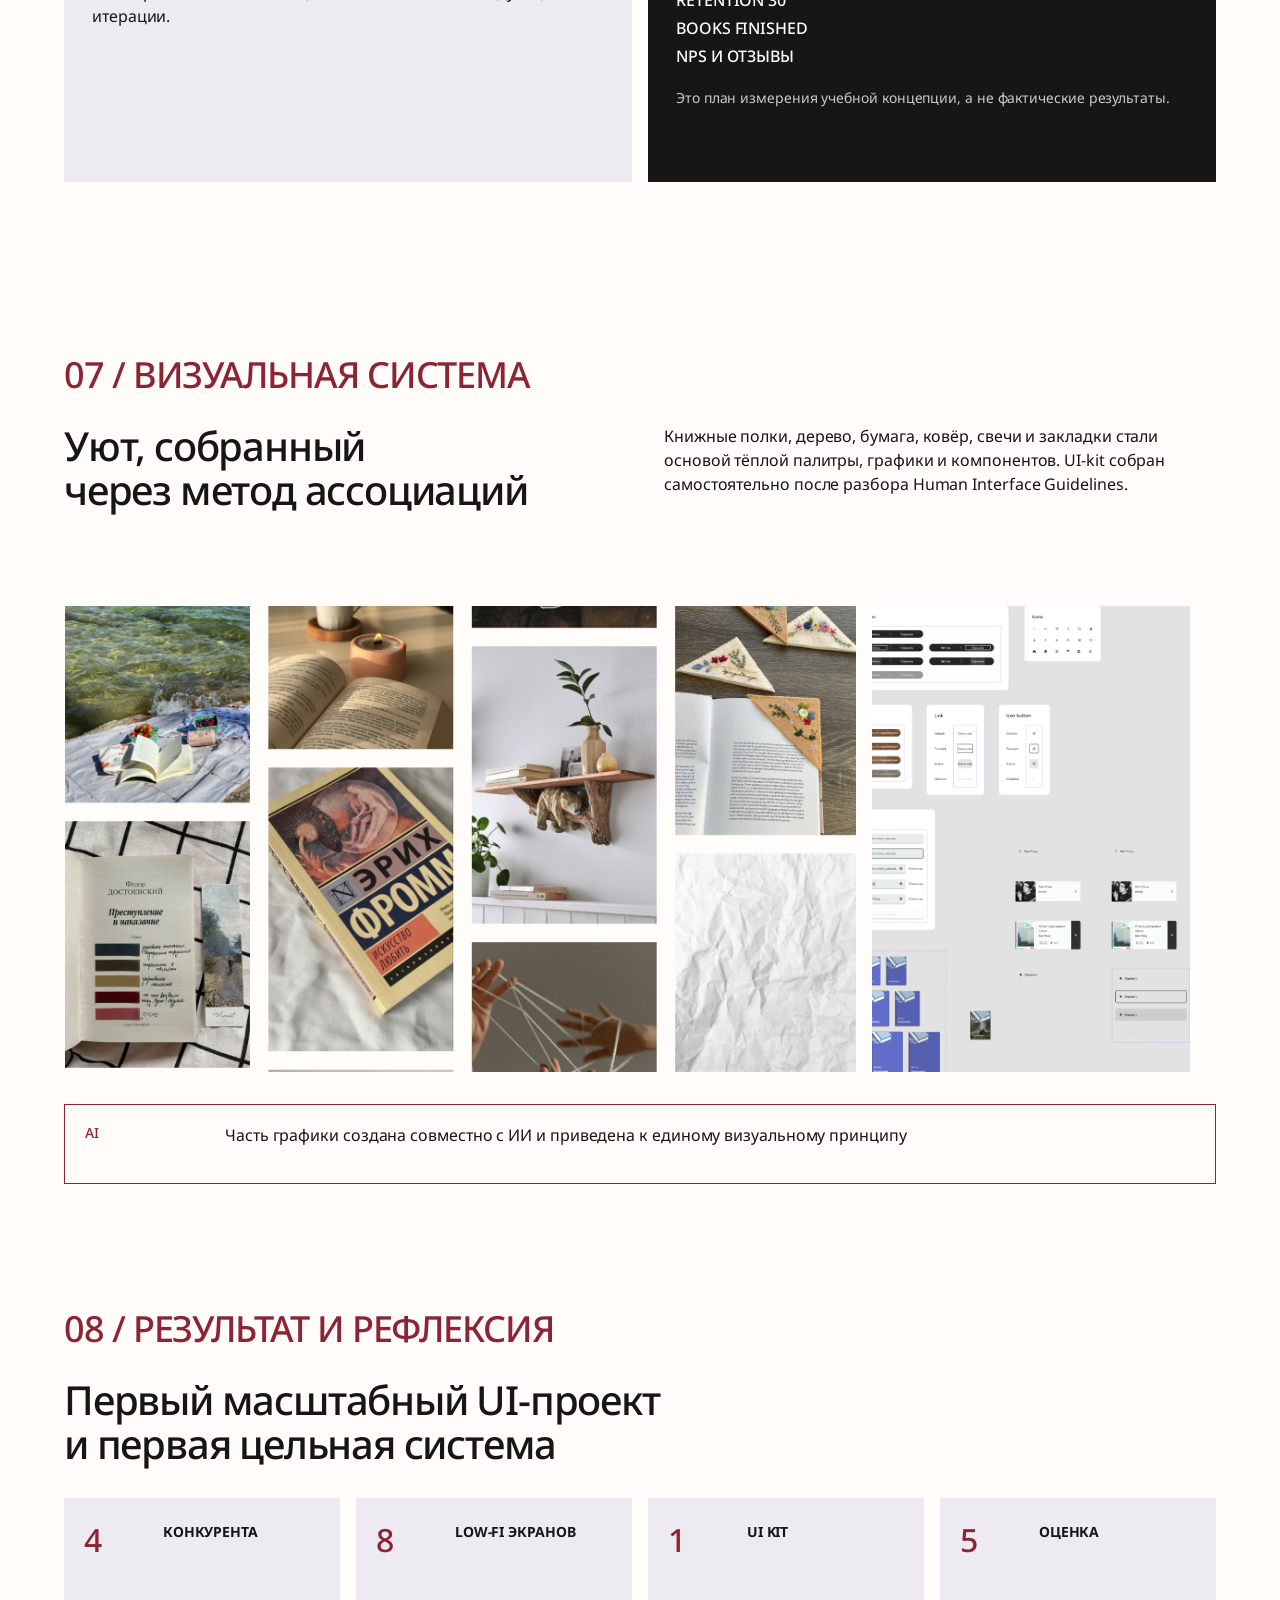
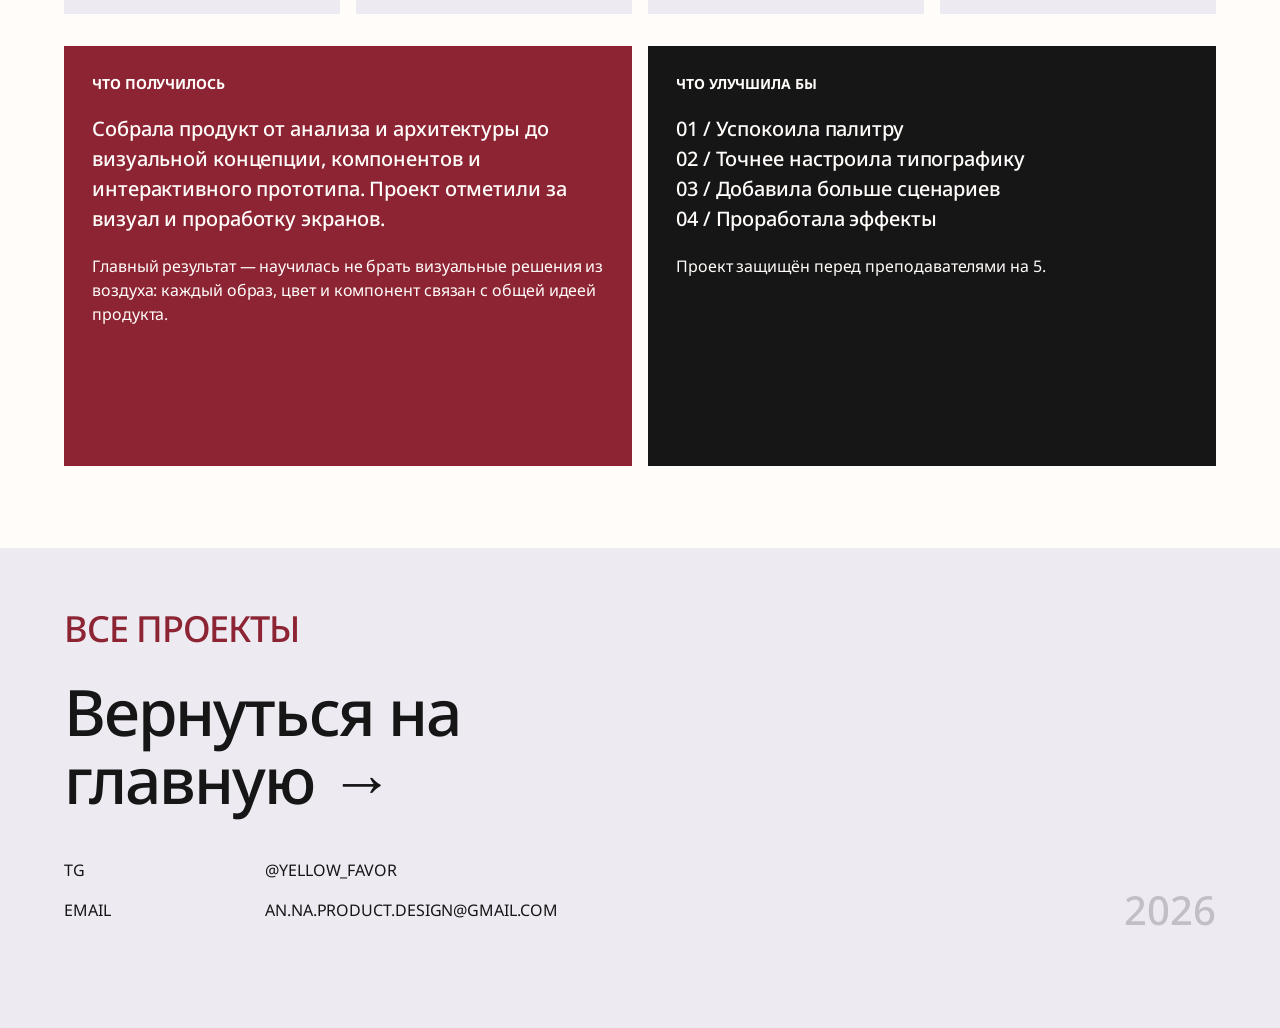
<file: case-foliant.html>
<!DOCTYPE html>
<html lang="ru">
<head>
    <meta charset="UTF-8">
    <meta name="viewport" content="width=device-width, initial-scale=1.0, viewport-fit=cover">
    <title>Фолиант — кейс Анны Семеновой</title>

    <link rel="preconnect" href="https://fonts.googleapis.com">
    <link rel="preconnect" href="https://fonts.gstatic.com" crossorigin>
    <link href="https://fonts.googleapis.com/css2?family=Noto+Sans:ital,wght@0,100..900;1,100..900&display=swap" rel="stylesheet">

    <link rel="stylesheet" href="./styles/root.css">
    <link rel="stylesheet" href="./styles/case-pognali.css?v=3">
    <link rel="stylesheet" href="./styles/case-foliant.css?v=5">
    <link rel="stylesheet" href="./styles/site-header.css?v=3">
</head>
<body class="case-body case-body--foliant">
    <header class="site-header">
        <h1><a class="home-link" href="index.html">ПРИВЕТ, НА СВЯЗИ <span class="text-accent">АНЯ</span></a></h1>
        <nav aria-label="Навигация по портфолио">
            <button class="menu-toggle" type="button" aria-expanded="false" aria-controls="foliant-navigation">МЕНЮ</button>
            <ul id="foliant-navigation">
                <li><a class="nav-link" href="index.html#projects">Проекты</a></li>
                <li><a class="nav-link" href="index.html#background">Бэкграунд</a></li>
                <li><a class="nav-link" href="index.html#reasons">Почему дизайн</a></li>
                <li><a class="nav-link" href="index.html#contacts">Контакты</a></li>
            </ul>
        </nav>
    </header>

    <main class="case-page case-page--foliant">
        <section class="foliant-section foliant-cover">
            <div class="foliant-cover-device"><img src="images/case-foliant/foliant-cover-device.png" alt="Приложение «Фолиант» на трёх устройствах"></div>
            <div class="foliant-kicker-row"><p>КУРСОВОЙ ПРОЕКТ / 2024</p><p>PRODUCT DESIGN&nbsp;&nbsp;&nbsp;UI SYSTEM&nbsp;&nbsp;&nbsp;iOS</p></div>
            <h2 class="foliant-title">ФОЛИАНТ</h2>
            <div class="foliant-intro"><p class="foliant-display">Тёплое приложение для поиска, чтения и хранения книг</p><div class="foliant-meta"><p>Соло-проект<br>1 месяц</p><a class="foliant-action" href="https://www.figma.com/proto/vjvx8HEwmzl6RmHVq4RI6r/Book-App?node-id=676-7693&amp;viewport=47%2C308%2C0.08&amp;t=O92GmC7wIngVhxOV-1&amp;scaling=scale-down&amp;content-scaling=fixed&amp;starting-point-node-id=676%3A7693&amp;page-id=457%3A7775" target="_blank" rel="noopener noreferrer">ПОСМОТРЕТЬ ПРОТОТИП <b>✶</b></a></div></div>
            <div class="foliant-cover-mobile" aria-label="Экраны приложения «Фолиант»">
                <div class="foliant-mobile-phone"><img class="foliant-mobile-screen foliant-mobile-screen--long" src="images/case-foliant/decision-library.png" alt="Главная и личная библиотека"><img class="foliant-mobile-frame" src="images/case-foliant/iphone-frame.png" alt=""></div>
                <div class="foliant-mobile-phone"><img class="foliant-mobile-screen" src="images/case-foliant/decision-search.png" alt="Поиск книг"><img class="foliant-mobile-frame" src="images/case-foliant/iphone-frame.png" alt=""></div>
            </div>
        </section>

        <section class="foliant-section foliant-task">
            <h2 class="section-label">01 / ЗАДАЧА</h2>
            <div class="foliant-copy"><p class="foliant-display">Сделать цифровое чтение<br>таким же тёплым, как домашняя библиотека</p><p>Курсовая по дизайну мобильных приложений. Я проектировала iOS-продукт с опорой на Human Interface Guidelines и мобильное юзабилити.</p></div>
            <div class="foliant-four foliant-journey"><article><b>01</b><h3>ПОИСК</h3></article><article><b>02</b><h3>БИБЛИОТЕКА</h3></article><article><b>03</b><h3>ЧТЕНИЕ</h3></article><article class="is-dark"><b>04</b><h3>СВОИ ФАЙЛЫ</h3></article></div>
            <p class="foliant-accent-line">ПОЛНЫЙ ЦИКЛ ПРОЕКТИРОВАНИЯ — ОТ ЛОГИКИ ПРОДУКТА ДО ВИЗУАЛЬНОЙ СИСТЕМЫ</p>
        </section>

        <section class="foliant-section foliant-process-section">
            <h2 class="section-label">02 / ПРОЦЕСС</h2>
            <p class="foliant-display foliant-wide">От структуры продукта<br>к визуальной концепции</p>
            <div class="foliant-process"><article><b>01</b><span>КОНКУРЕНТЫ</span></article><article><b>02</b><span>СТРУКТУРА</span></article><article class="is-accent"><b>03</b><span>LOW-FI</span></article><article><b>04</b><span>КОРИДОРКИ</span></article><article><b>05</b><span>UI-СИСТЕМА</span></article></div>
            <div class="foliant-four foliant-numbers"><article><strong>4</strong><b>КОНКУРЕНТА</b></article><article><strong>1</strong><b>ОСНОВНОЙ ФЛОУ</b></article><article><strong>8</strong><b>LOW-FI ЭКРАНОВ</b></article><article><strong>1</strong><b>МЕСЯЦ</b></article></div>
            <p class="foliant-closing-copy">Каждый этап снижал неопределённость: анализ сформировал требования, структура связала сценарии, а low-fi позволил проверить переходы до работы с визуалом.</p>
        </section>

        <section class="foliant-section foliant-insights">
            <h2 class="section-label">03 / ВЫВОДЫ АНАЛИЗА</h2>
            <p class="foliant-display foliant-wide">Главная должна возвращать<br>к чтению, а не в бесконечный каталог</p>
            <table class="foliant-table"><thead><tr><th>ФУНКЦИЯ</th><th>ЯНДЕКС</th><th>ЛИТРЕС</th><th>APPLE</th><th>ФОЛИАНТ</th></tr></thead><tbody><tr><th>Свои файлы</th><td class="yes">+</td><td>—</td><td class="yes">+</td><td class="yes own">+</td></tr><tr><th>Поиск по жанрам</th><td class="yes">+</td><td class="yes">+</td><td>—</td><td class="yes own">+</td></tr><tr><th>Библиотека открывается первой</th><td>—</td><td>—</td><td class="yes">+</td><td class="yes own">+</td></tr></tbody></table>
            <div class="foliant-three foliant-start-modes"><article><strong>25%</strong><span>свои файлы</span></article><article><strong>25%</strong><span>поиск по жанрам</span></article><article><strong>25%</strong><span>сортировка книг</span></article></div>
            <div class="foliant-conclusion"><b>ВЫВОД</b><p>В основу продукта вошли загрузка собственных файлов, библиотека на главной, поиск по жанрам и параметрам и минимальный визуальный шум.</p></div>
            <div class="foliant-outline-note"><b>AI</b><p>Использовала для создания части графики и поиска вариантов визуальных образов</p></div>
        </section>

        <section class="foliant-section foliant-architecture-section">
            <h2 class="section-label">04 / АРХИТЕКТУРА</h2>
            <div class="foliant-copy foliant-copy--short"><p class="foliant-display">Четыре направления,<br>собранные в один путь</p><p>Структура связывает поиск книг, подробную информацию, чтение и управление личной библиотекой.</p></div>
            <div class="foliant-four foliant-primary-nav"><article><b>01</b><span>БИБЛИОТЕКА</span></article><article><b>02</b><span>ПОИСК</span></article><article><b>03</b><span>КНИЖНЫЙ</span></article><article><b>04</b><span>ЧТЕНИЕ</span></article></div>
            <div class="foliant-map" aria-label="Архитектура приложения «Фолиант»">
                <span class="foliant-line line-58-59"><img src="images/case-foliant/line-58-59.svg" alt=""></span>
                <span class="foliant-line line-58-54"><img src="images/case-foliant/line-58-54.svg" alt=""></span>
                <span class="foliant-line line-58-60"><img src="images/case-foliant/line-58-60.svg" alt=""></span>
                <span class="foliant-line line-59-56"><img src="images/case-foliant/line-59-56.svg" alt=""></span>
                <span class="foliant-line line-59-54"><img src="images/case-foliant/line-59-54.svg" alt=""></span>
                <span class="foliant-line line-59-60"><img src="images/case-foliant/line-59-60.svg" alt=""></span>
                <span class="foliant-line line-54-60"><img src="images/case-foliant/line-54-60.svg" alt=""></span>
                <span class="foliant-line line-57-54"><img src="images/case-foliant/line-57-54.svg" alt=""></span>
                <span class="foliant-line line-56-60"><img src="images/case-foliant/line-56-60.svg" alt=""></span>
                <span class="foliant-line line-55-57"><img src="images/case-foliant/line-55-57.svg" alt=""></span>
                <span class="foliant-line line-55-58"><img src="images/case-foliant/line-55-58.svg" alt=""></span>
                <span class="foliant-line line-55-59"><img src="images/case-foliant/line-55-59.svg" alt=""></span>
                <span class="foliant-line line-55-56"><img src="images/case-foliant/line-55-56.svg" alt=""></span>
                <div class="map-node node-shelves"><span>Мои полки</span></div>
                <div class="map-node node-search"><span>Поиск книги</span></div>
                <div class="map-node node-profile"><span>Книжный профиль</span></div>
                <div class="map-node node-reading"><span>Режим чтения</span></div>
                <div class="map-node node-progress"><span>Прогресс и статистика</span></div>
                <div class="map-node node-genres"><span>Жанры и параметры</span></div>
                <div class="map-node node-book"><span>Страница книги</span></div>
            </div>
        </section>

        <section class="foliant-section foliant-decisions">
            <h2 class="section-label">05 / КЛЮЧЕВЫЕ РЕШЕНИЯ</h2>
            <article class="foliant-decision"><div><h3>01 / БИБЛИОТЕКА – ПЕРВАЯ</h3><p class="foliant-data">ДАННЫЕ: людям важно быстро возвращаться к начатым книгам.</p><p><b>РЕШЕНИЕ:</b> личные полки, прогресс и цитата дня открываются сразу.</p></div><div class="foliant-decision-media"><img src="images/case-foliant/decision-library.png" alt="Личная библиотека"><img src="images/case-foliant/decision-search.png" alt="Поиск книг"></div></article>
            <article class="foliant-decision"><div><h3>02 / ПОИСК ОТ ЖАНРА К КНИГЕ</h3><p class="foliant-data">ДАННЫЕ: одного общего поискового поля недостаточно для исследования каталога.</p><p><b>РЕШЕНИЕ:</b> жанры, параметры и результаты поддерживают разные способы выбора.</p></div><div class="foliant-decision-media"><img src="images/case-foliant/decision-search-keyboard.png" alt="Поиск с клавиатурой"><img src="images/case-foliant/decision-book.png" alt="Страница книги"></div></article>
            <article class="foliant-decision"><div><h3>03 / ЦИФРОВАЯ КНИГА КАК ОБЪЕКТ</h3><p class="foliant-data">ДАННЫЕ: визуальный образ должен поддерживать атмосферу чтения.</p><p><b>РЕШЕНИЕ:</b> обложки, полки и пропорции компонентов напоминают физические книги.</p></div><div class="foliant-decision-media"><img src="images/case-foliant/decision-library.png" alt="Личная библиотека"><img src="images/case-foliant/decision-search.png" alt="Поиск книг"></div></article>
        </section>

        <section class="foliant-section foliant-metrics">
            <h2 class="section-label">06 / МЕТРИКИ</h2>
            <p class="foliant-display foliant-wide">Проверять не красоту интерфейса,<br>а возвращение к чтению</p>
            <div class="foliant-two foliant-metric-panels"><article class="is-light"><b>ПЕРВАЯ ВЕРСИЯ</b><p class="foliant-feature-list">Поиск и жанры<br>Личная библиотека<br>Страница книги<br>Чтение и аудио<br>Загрузка своих файлов</p><p>Расширение каталога и социальные механики – следующие итерации.</p></article><article class="is-dark"><b>ГЛАВНОЕ ДЕЙСТВИЕ</b><h3>Open Book</h3><p>Переход от поиска или библиотеки к чтению.</p><p class="foliant-metric-list">SEARCH → OPEN<br>READING TIME<br>PROGRESS<br>RETENTION 30<br>BOOKS FINISHED<br>NPS И ОТЗЫВЫ</p><small>Это план измерения учебной концепции, а не фактические результаты.</small></article></div>
        </section>

        <section class="foliant-section foliant-visual">
            <h2 class="section-label">07 / ВИЗУАЛЬНАЯ СИСТЕМА</h2>
            <div class="foliant-copy"><p class="foliant-display">Уют, собранный<br>через метод ассоциаций</p><p>Книжные полки, дерево, бумага, ковёр, свечи и закладки стали основой тёплой палитры, графики и компонентов. UI-kit собран самостоятельно после разбора Human Interface Guidelines.</p></div>
            <div class="foliant-visual-gallery"><div><img src="images/case-foliant/visual-moodboard.png" alt="Moodboard визуальной системы"></div><img src="images/case-foliant/visual-ui-kit.png" alt="Компоненты UI-kit"></div>
            <div class="foliant-outline-note"><b>AI</b><p>Часть графики создана совместно с ИИ и приведена к единому визуальному принципу</p></div>
        </section>

        <section class="foliant-section foliant-result">
            <h2 class="section-label">08 / РЕЗУЛЬТАТ И РЕФЛЕКСИЯ</h2>
            <p class="foliant-display foliant-wide">Первый масштабный UI-проект<br>и первая цельная система</p>
            <div class="foliant-four foliant-outcome"><article><strong>4</strong><b>КОНКУРЕНТА</b></article><article><strong>8</strong><b>LOW-FI ЭКРАНОВ</b></article><article><strong>1</strong><b>UI KIT</b></article><article><strong>5</strong><b>ОЦЕНКА</b></article></div>
            <div class="foliant-two foliant-reflection"><article class="is-accent"><b>ЧТО ПОЛУЧИЛОСЬ</b><p class="foliant-medium">Собрала продукт от анализа и архитектуры до визуальной концепции, компонентов и интерактивного прототипа. Проект отметили за визуал и проработку экранов.</p><p>Главный результат — научилась не брать визуальные решения из воздуха: каждый образ, цвет и компонент связан с общей идеей продукта.</p></article><article class="is-dark"><b>ЧТО УЛУЧШИЛА БЫ</b><p class="foliant-medium">01 / Успокоила палитру<br>02 / Точнее настроила типографику<br>03 / Добавила больше сценариев<br>04 / Проработала эффекты</p><p>Проект защищён перед преподавателями на 5.</p></article></div>
        </section>
    </main>

    <footer class="case-footer foliant-footer"><p class="section-label">ВСЕ ПРОЕКТЫ</p><a class="next-project" href="index.html">Вернуться на главную →</a><div class="case-footer-bottom"><dl><dt>TG</dt><dd><a href="https://t.me/yellow_favor">@YELLOW_FAVOR</a></dd><dt>EMAIL</dt><dd><a href="mailto:an.na.product.design@gmail.com">AN.NA.PRODUCT.DESIGN@GMAIL.COM</a></dd></dl><p>2026</p></div></footer>
    <script src="site-header.js" defer></script>
</body>
</html>
</file>
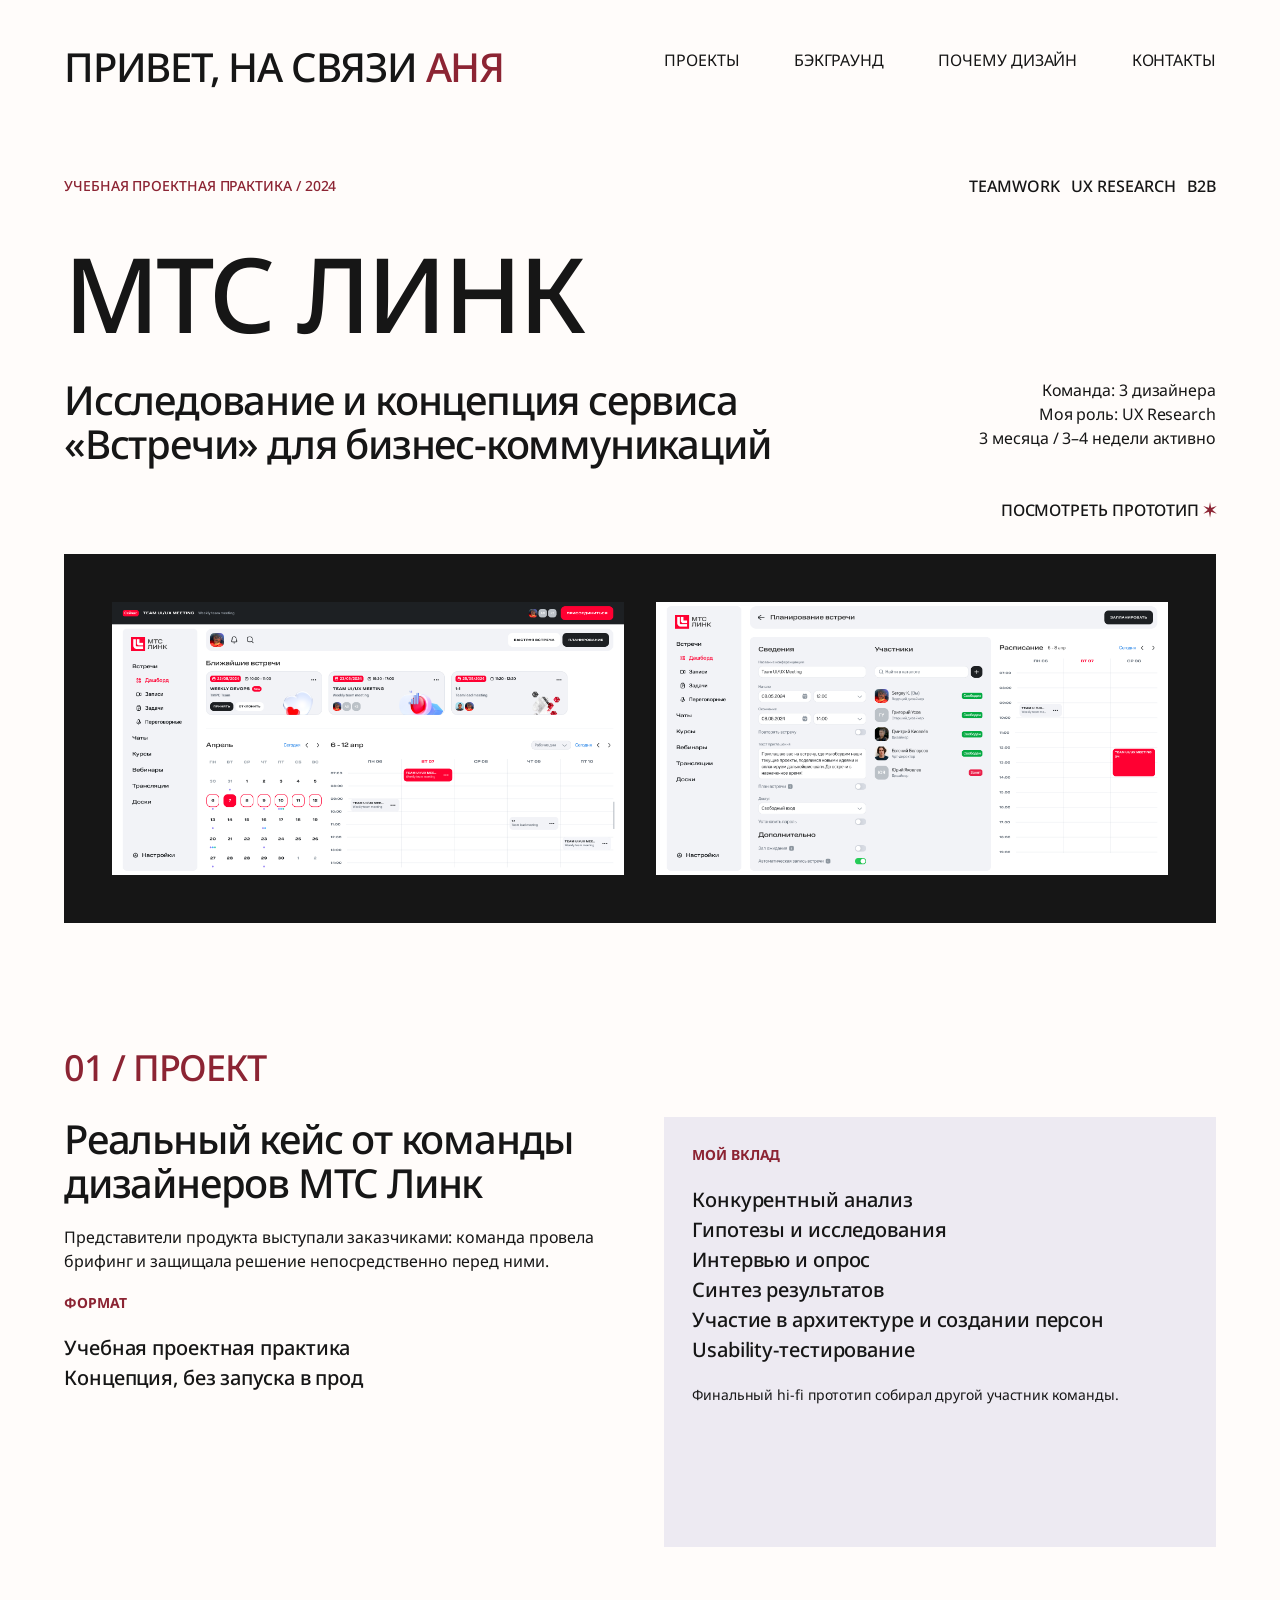
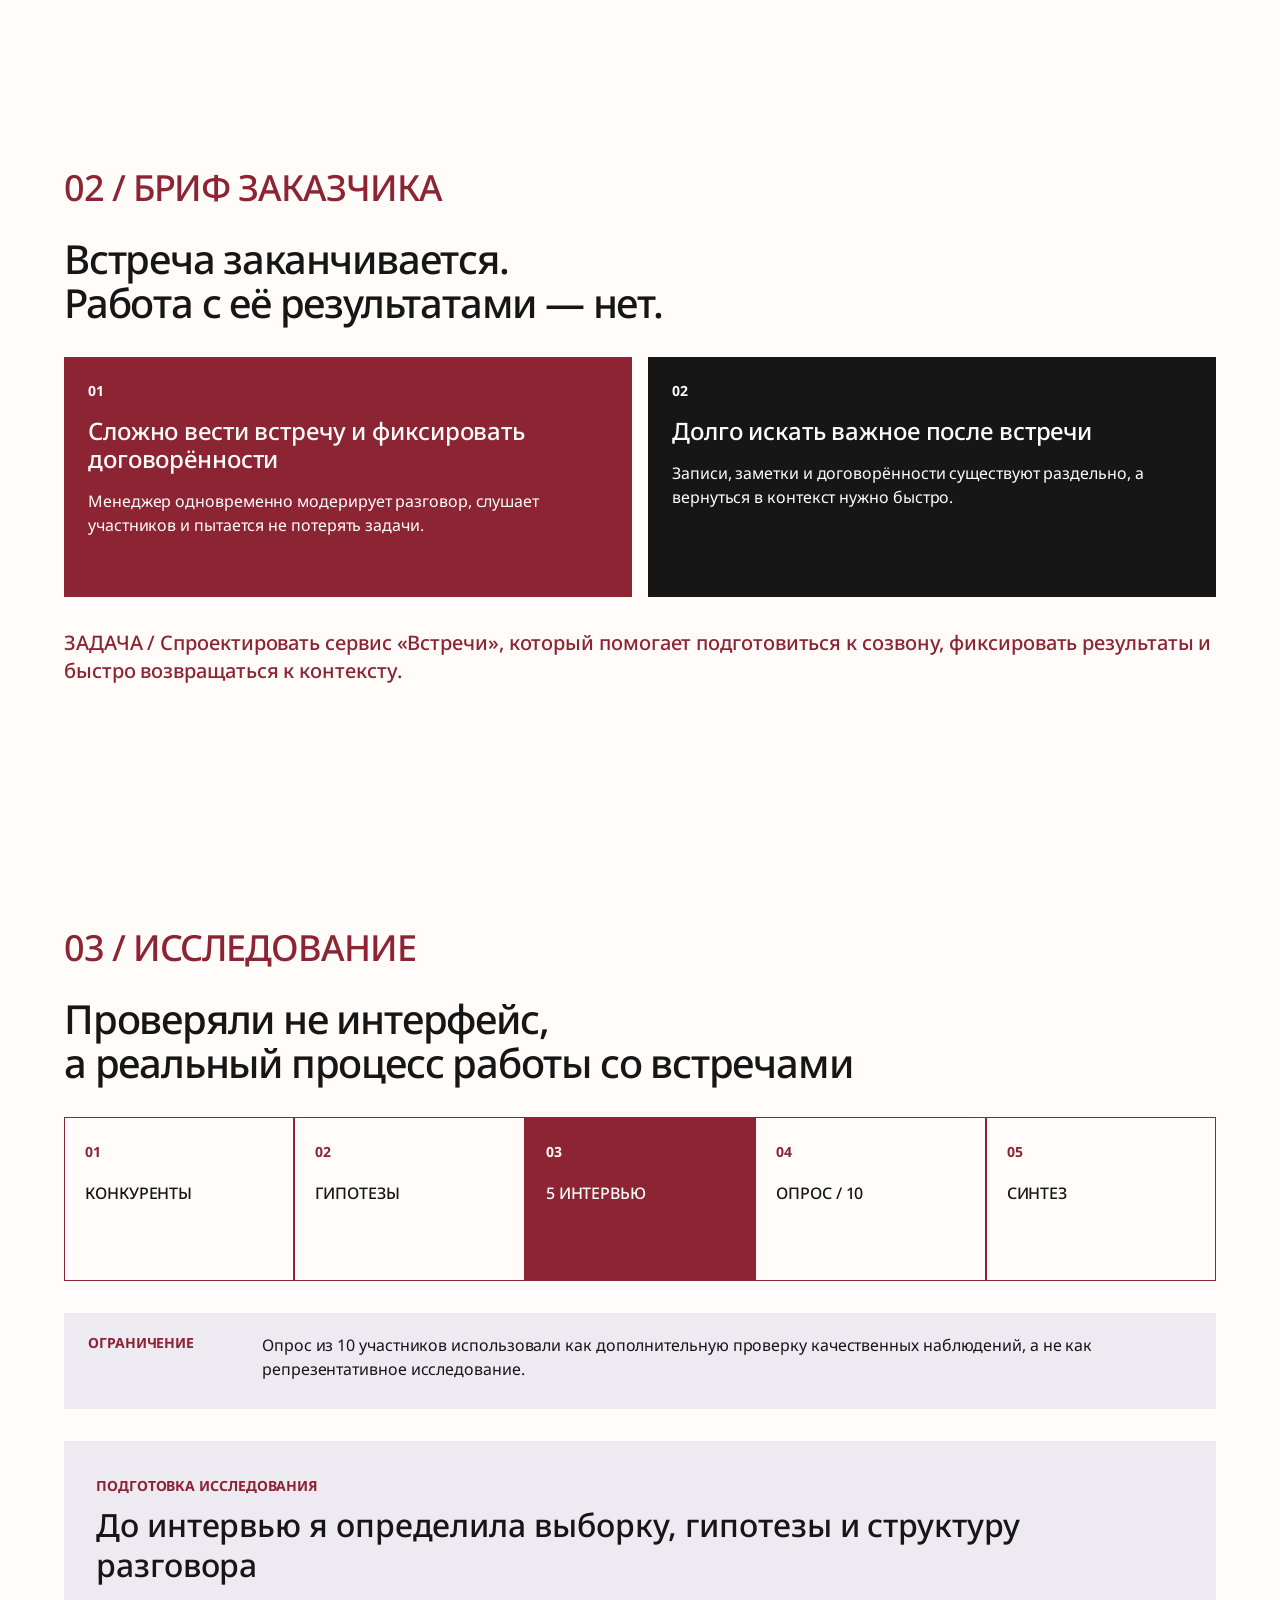
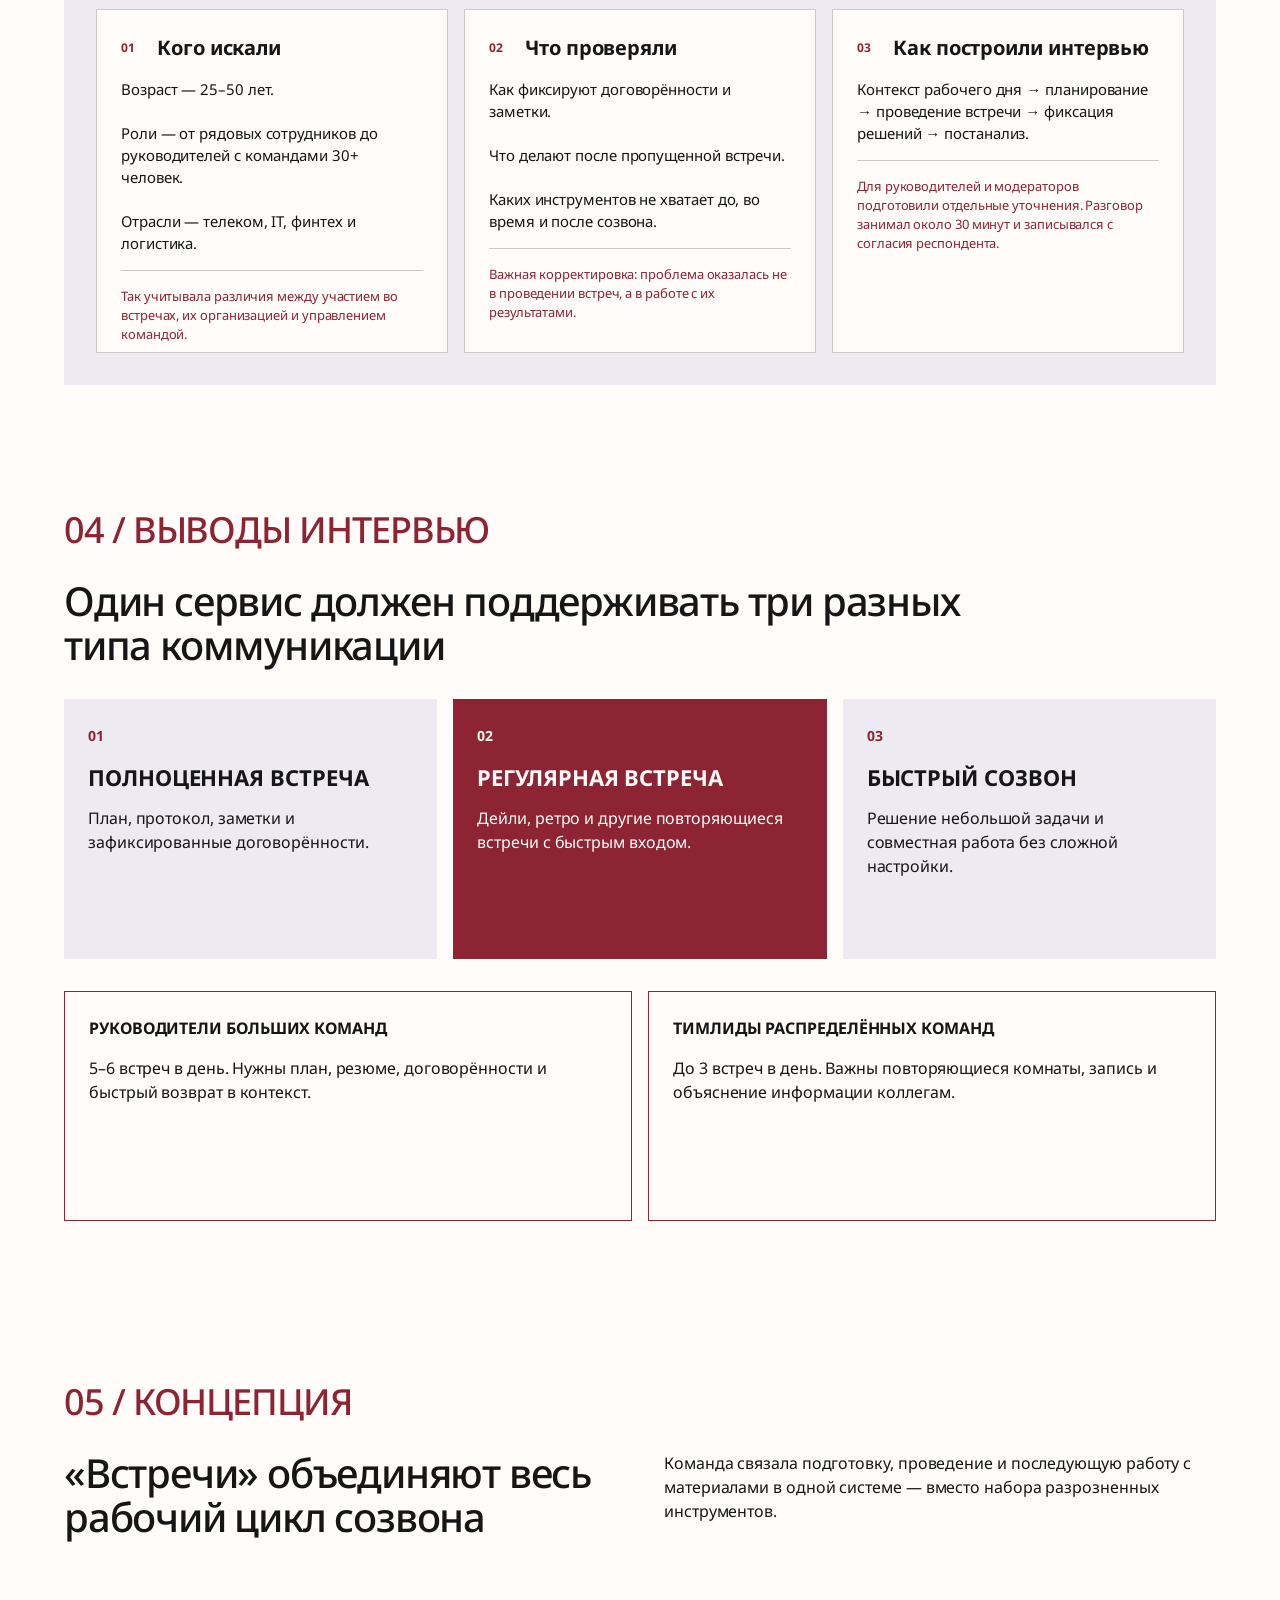
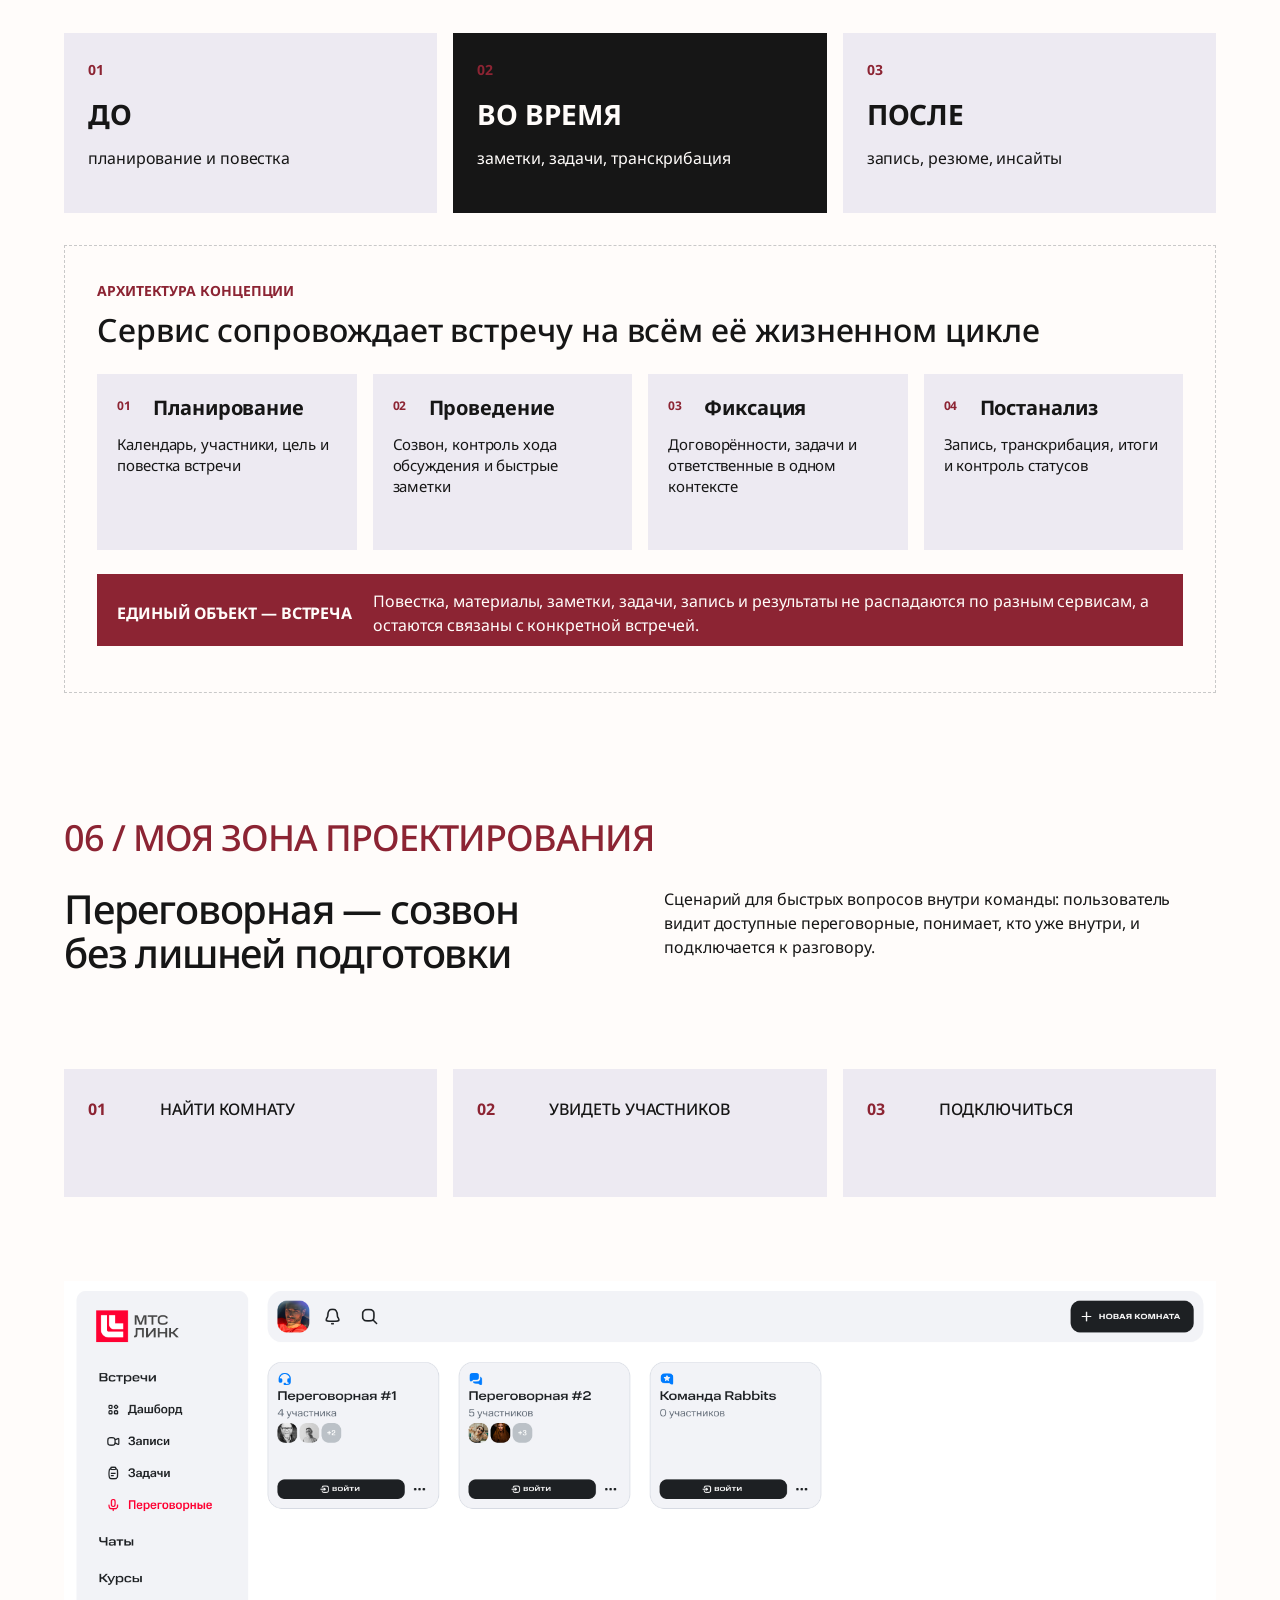
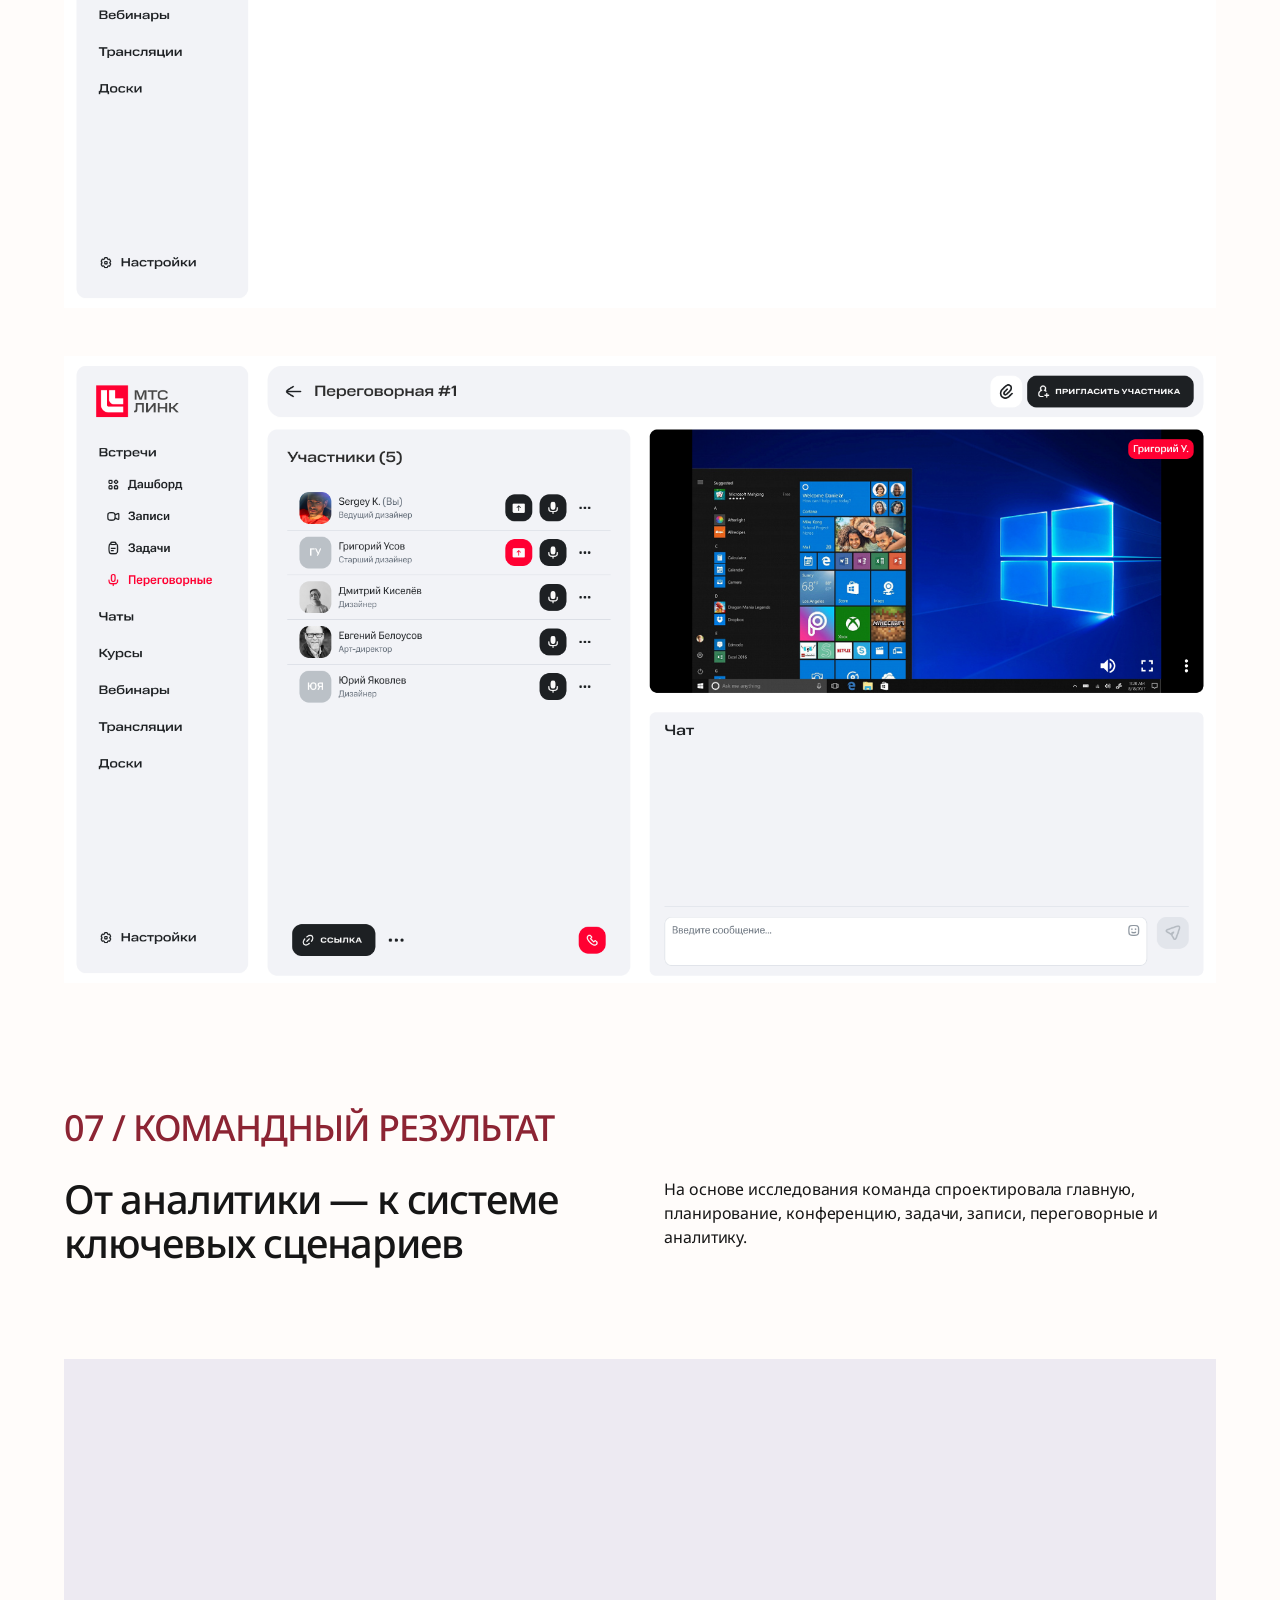
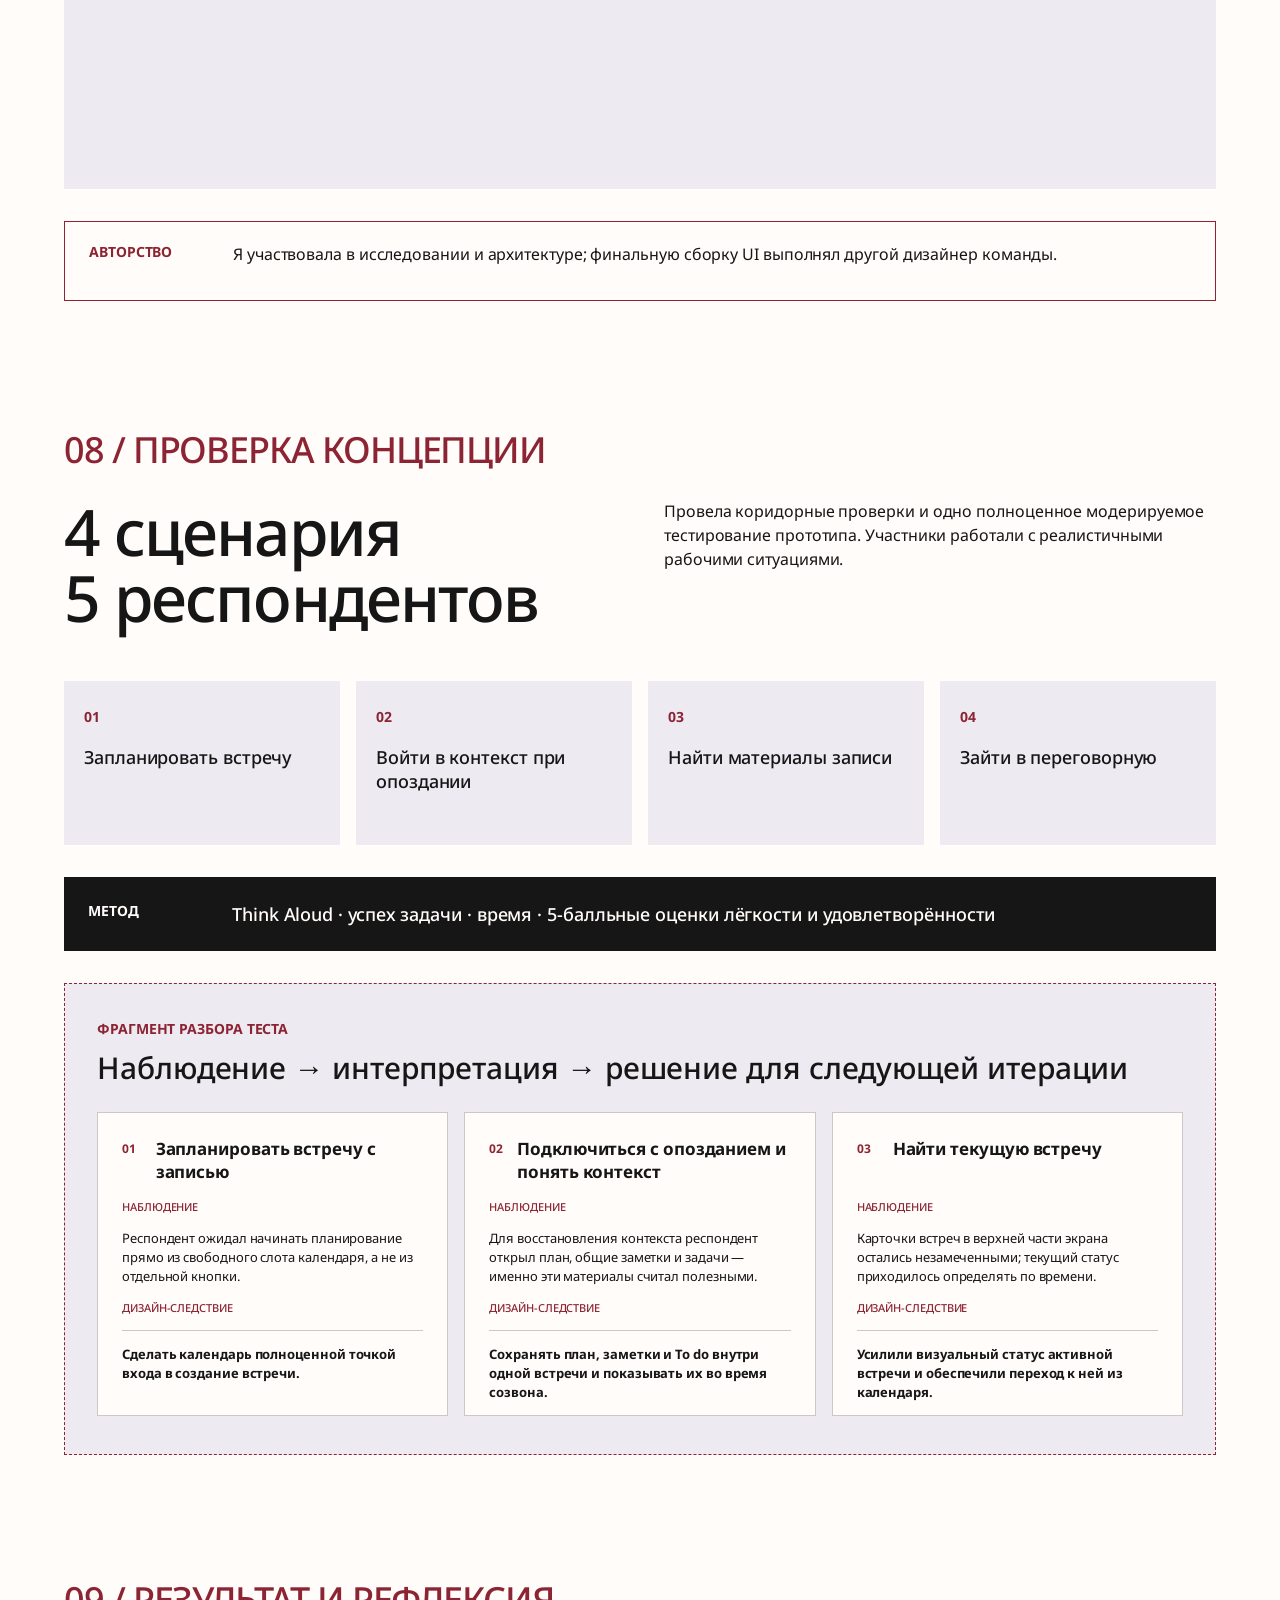
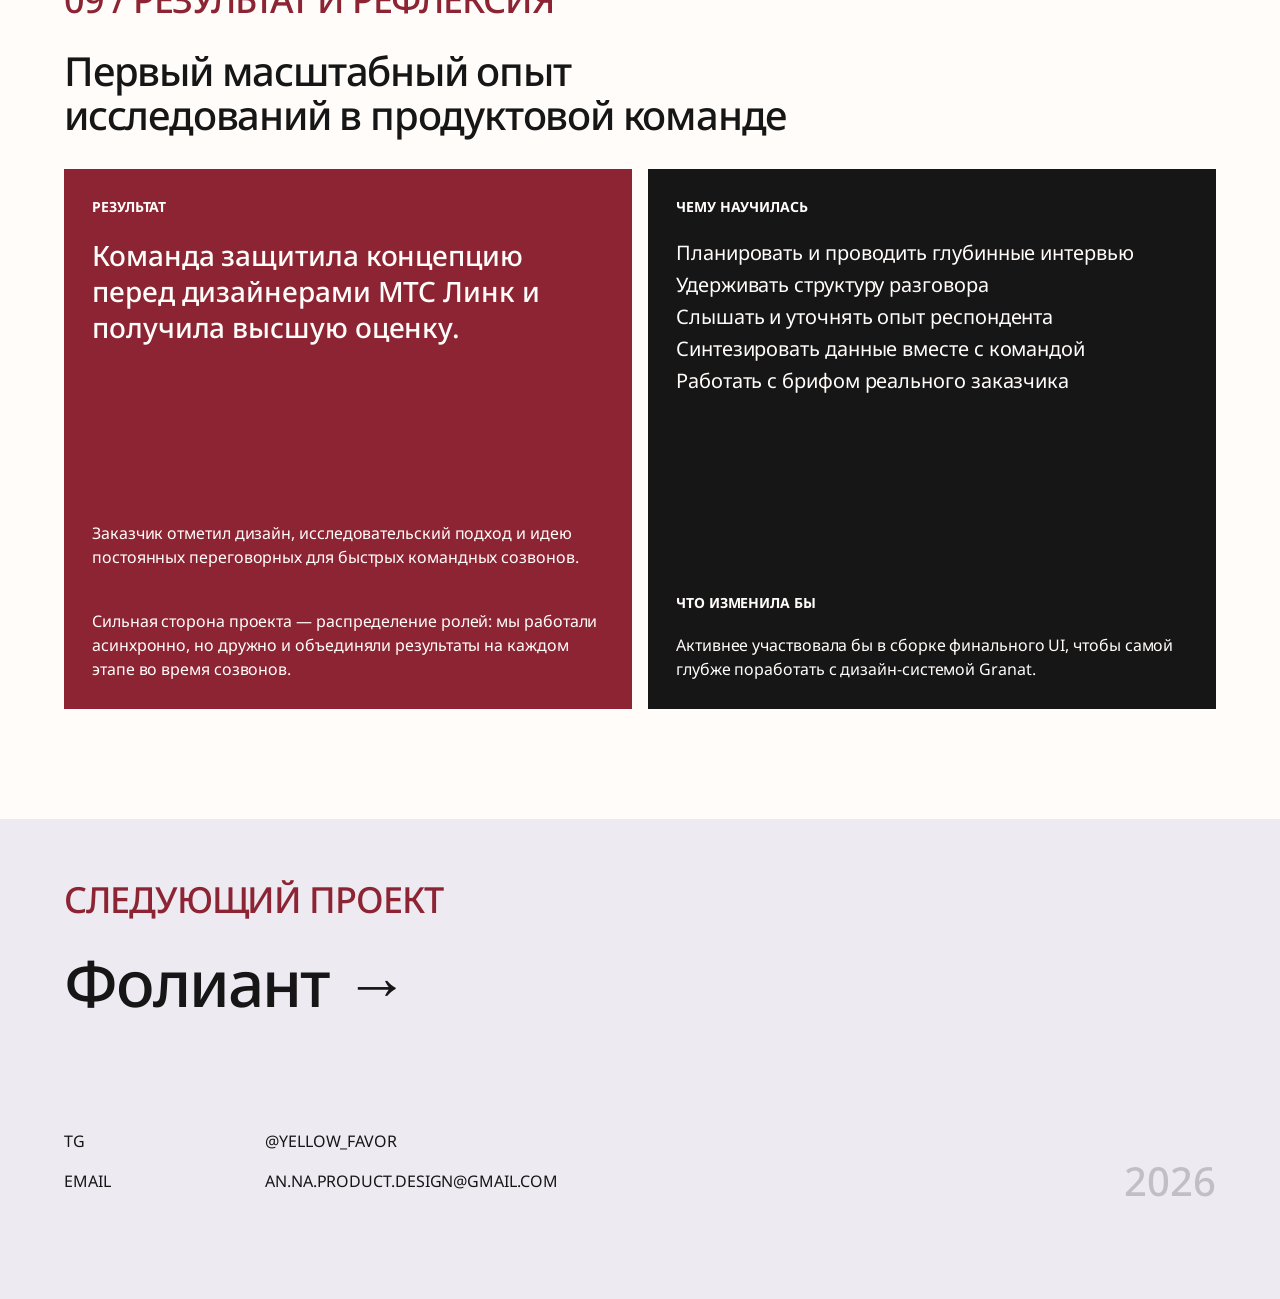
<file: case-mts-link.html>
<!DOCTYPE html>
<html lang="ru">
<head>
    <meta charset="UTF-8">
    <meta name="viewport" content="width=device-width, initial-scale=1.0, viewport-fit=cover">
    <title>МТС Линк — кейс Анны Семеновой</title>

    <link rel="preconnect" href="https://fonts.googleapis.com">
    <link rel="preconnect" href="https://fonts.gstatic.com" crossorigin>
    <link href="https://fonts.googleapis.com/css2?family=Noto+Sans:ital,wght@0,100..900;1,100..900&display=swap" rel="stylesheet">

    <link rel="stylesheet" href="./styles/root.css">
    <link rel="stylesheet" href="./styles/case-pognali.css?v=2">
    <link rel="stylesheet" href="./styles/case-mts-link.css?v=3">
    <link rel="stylesheet" href="./styles/site-header.css?v=3">
</head>
<body class="case-body case-body--mts">
    <header class="site-header">
        <h1><a class="home-link" href="index.html">ПРИВЕТ, НА СВЯЗИ <span>АНЯ</span></a></h1>
        <nav aria-label="Навигация по портфолио">
            <button class="menu-toggle" type="button" aria-expanded="false" aria-controls="mts-navigation">МЕНЮ</button>
            <ul id="mts-navigation">
                <li><a class="nav-link" href="index.html#projects">Проекты</a></li>
                <li><a class="nav-link" href="index.html#background">Бэкграунд</a></li>
                <li><a class="nav-link" href="index.html#reasons">Почему дизайн</a></li>
                <li><a class="nav-link" href="index.html#contacts">Контакты</a></li>
            </ul>
        </nav>
    </header>

    <main class="case-page case-page--mts">
        <section class="mts-section mts-cover">
            <div class="mts-kicker-row"><p>УЧЕБНАЯ ПРОЕКТНАЯ ПРАКТИКА / 2024</p><p>TEAMWORK&nbsp;&nbsp;&nbsp;UX RESEARCH&nbsp;&nbsp;&nbsp;B2B</p></div>
            <h2 class="mts-title">МТС ЛИНК</h2>
            <div class="mts-intro"><p class="mts-display">Исследование и концепция сервиса «Встречи» для бизнес-коммуникаций</p><div class="mts-meta"><p>Команда: 3 дизайнера<br>Моя роль: UX Research<br>3 месяца / 3–4 недели активно</p><a class="mts-action" href="https://www.figma.com/proto/rkU2GPscSVBLc3ThtVuTRS/MTC-%D0%BB%D0%B8%D0%BD%D0%BA-Design?node-id=1-150&amp;page-id=0%3A1&amp;starting-point-node-id=1%3A150&amp;scaling=scale-down-width&amp;content-scaling=fixed&amp;t=vFEyGdkmb2Wjv9EE-1" target="_blank" rel="noopener noreferrer">ПОСМОТРЕТЬ ПРОТОТИП <b>✶</b></a></div></div>
            <div class="mts-cover-media"><img src="images/case-mts-link/mts-cover-01.png" alt="Главный экран МТС Линк"><img src="images/case-mts-link/mts-cover-02.png" alt="Экран встречи МТС Линк"></div>
        </section>

        <section class="mts-section"><h2 class="section-label">01 / ПРОЕКТ</h2><div class="mts-two mts-project"><div><p class="mts-display">Реальный кейс от команды дизайнеров МТС Линк</p><p>Представители продукта выступали заказчиками: команда провела брифинг и защищала решение непосредственно перед ними.</p><b class="mts-eyebrow">ФОРМАТ</b><p class="mts-medium">Учебная проектная практика<br>Концепция, без запуска в прод</p></div><article class="mts-panel"><b class="mts-eyebrow">МОЙ ВКЛАД</b><p class="mts-medium">Конкурентный анализ<br>Гипотезы и исследования<br>Интервью и опрос<br>Синтез результатов<br>Участие в архитектуре и создании персон<br>Usability-тестирование</p><small>Финальный hi-fi прототип собирал другой участник команды.</small></article></div></section>

        <section class="mts-section mts-brief"><h2 class="section-label">02 / БРИФ ЗАКАЗЧИКА</h2><p class="mts-display mts-wide">Встреча заканчивается.<br>Работа с её результатами — нет.</p><div class="mts-two mts-problems"><article class="mts-card mts-accent"><b>01</b><h3>Сложно вести встречу и фиксировать договорённости</h3><p>Менеджер одновременно модерирует разговор, слушает участников и пытается не потерять задачи.</p></article><article class="mts-card mts-dark"><b>02</b><h3>Долго искать важное после встречи</h3><p>Записи, заметки и договорённости существуют раздельно, а вернуться в контекст нужно быстро.</p></article></div><p class="mts-task">ЗАДАЧА / Спроектировать сервис «Встречи», который помогает подготовиться к созвону, фиксировать результаты и быстро возвращаться к контексту.</p></section>

        <section class="mts-section mts-research"><h2 class="section-label">03 / ИССЛЕДОВАНИЕ</h2><p class="mts-display mts-wide">Проверяли не интерфейс,<br>а реальный процесс работы со встречами</p><div class="mts-process"><article><b>01</b><span>КОНКУРЕНТЫ</span></article><article><b>02</b><span>ГИПОТЕЗЫ</span></article><article class="active"><b>03</b><span>5 ИНТЕРВЬЮ</span></article><article><b>04</b><span>ОПРОС / 10</span></article><article><b>05</b><span>СИНТЕЗ</span></article></div><div class="mts-note mts-note-filled"><b>ОГРАНИЧЕНИЕ</b><p>Опрос из 10 участников использовали как дополнительную проверку качественных наблюдений, а не как репрезентативное исследование.</p></div>
            <div class="mts-detail"><header><b>ПОДГОТОВКА ИССЛЕДОВАНИЯ</b><h3>До интервью я определила выборку, гипотезы и структуру разговора</h3></header><div class="mts-detail-grid"><article><h4><b>01</b>Кого искали</h4><p>Возраст — 25–50 лет.<br><br>Роли — от рядовых сотрудников до руководителей с командами 30+ человек.<br><br>Отрасли — телеком, IT, финтех и логистика.</p><small>Так учитывала различия между участием во встречах, их организацией и управлением командой.</small></article><article><h4><b>02</b>Что проверяли</h4><p>Как фиксируют договорённости и заметки.<br><br>Что делают после пропущенной встречи.<br><br>Каких инструментов не хватает до, во время и после созвона.</p><small>Важная корректировка: проблема оказалась не в проведении встреч, а в работе с их результатами.</small></article><article><h4><b>03</b>Как построили интервью</h4><p>Контекст рабочего дня → планирование → проведение встречи → фиксация решений → постанализ.</p><small>Для руководителей и модераторов подготовили отдельные уточнения. Разговор занимал около 30 минут и записывался с согласия респондента.</small></article></div></div>
        </section>

        <section class="mts-section"><h2 class="section-label">04 / ВЫВОДЫ ИНТЕРВЬЮ</h2><p class="mts-display mts-wide">Один сервис должен поддерживать три разных типа коммуникации</p><div class="mts-three meeting-types"><article><b>01</b><h3>ПОЛНОЦЕННАЯ ВСТРЕЧА</h3><p>План, протокол, заметки и зафиксированные договорённости.</p></article><article class="mts-accent"><b>02</b><h3>РЕГУЛЯРНАЯ ВСТРЕЧА</h3><p>Дейли, ретро и другие повторяющиеся встречи с быстрым входом.</p></article><article><b>03</b><h3>БЫСТРЫЙ СОЗВОН</h3><p>Решение небольшой задачи и совместная работа без сложной настройки.</p></article></div><div class="mts-two segments"><article><h3>РУКОВОДИТЕЛИ БОЛЬШИХ КОМАНД</h3><p>5–6 встреч в день. Нужны план, резюме, договорённости и быстрый возврат в контекст.</p></article><article><h3>ТИМЛИДЫ РАСПРЕДЕЛЁННЫХ КОМАНД</h3><p>До 3 встреч в день. Важны повторяющиеся комнаты, запись и объяснение информации коллегам.</p></article></div></section>

        <section class="mts-section"><h2 class="section-label">05 / КОНЦЕПЦИЯ</h2><div class="mts-two mts-copy-row"><p class="mts-display">«Встречи» объединяют весь рабочий цикл созвона</p><p>Команда связала подготовку, проведение и последующую работу с материалами в одной системе — вместо набора разрозненных инструментов.</p></div><div class="mts-three lifecycle"><article><b>01</b><h3>ДО</h3><p>планирование и повестка</p></article><article class="mts-dark"><b>02</b><h3>ВО ВРЕМЯ</h3><p>заметки, задачи, транскрибация</p></article><article><b>03</b><h3>ПОСЛЕ</h3><p>запись, резюме, инсайты</p></article></div><div class="mts-detail architecture"><header><b>АРХИТЕКТУРА КОНЦЕПЦИИ</b><h3>Сервис сопровождает встречу на всём её жизненном цикле</h3></header><div class="architecture-stages"><article><b>01</b><h4>Планирование</h4><p>Календарь, участники, цель и повестка встречи</p></article><article><b>02</b><h4>Проведение</h4><p>Созвон, контроль хода обсуждения и быстрые заметки</p></article><article><b>03</b><h4>Фиксация</h4><p>Договорённости, задачи и ответственные в одном контексте</p></article><article><b>04</b><h4>Постанализ</h4><p>Запись, транскрибация, итоги и контроль статусов</p></article></div><div class="architecture-hub"><b>ЕДИНЫЙ ОБЪЕКТ — ВСТРЕЧА</b><p>Повестка, материалы, заметки, задачи, запись и результаты не распадаются по разным сервисам, а остаются связаны с конкретной встречей.</p></div></div></section>

        <section class="mts-section mts-rooms"><h2 class="section-label">06 / МОЯ ЗОНА ПРОЕКТИРОВАНИЯ</h2><div class="mts-two mts-copy-row"><p class="mts-display">Переговорная — созвон<br>без лишней подготовки</p><p>Сценарий для быстрых вопросов внутри команды: пользователь видит доступные переговорные, понимает, кто уже внутри, и подключается к разговору.</p></div><div class="mts-three room-flow"><article><b>01</b><span>НАЙТИ КОМНАТУ</span></article><article><b>02</b><span>УВИДЕТЬ УЧАСТНИКОВ</span></article><article><b>03</b><span>ПОДКЛЮЧИТЬСЯ</span></article></div></section>

        <section class="mts-screens"><img src="images/case-mts-link/mts-screen-01.png" alt="Экран переговорных МТС Линк"><img src="images/case-mts-link/mts-screen-02.png" alt="Интерфейс подключения к переговорной"></section>

        <section class="mts-section"><h2 class="section-label">07 / КОМАНДНЫЙ РЕЗУЛЬТАТ</h2><div class="mts-two mts-copy-row"><p class="mts-display">От аналитики — к системе ключевых сценариев</p><p>На основе исследования команда спроектировала главную, планирование, конференцию, задачи, записи, переговорные и аналитику.</p></div><iframe class="behance-embed" src="https://www.behance.net/embed/project/210963153?ilo0=1" title="Проект МТС Линк на Behance" allowfullscreen loading="lazy" frameborder="0" allow="clipboard-write" referrerpolicy="strict-origin-when-cross-origin"></iframe><div class="mts-note"><b>АВТОРСТВО</b><p>Я участвовала в исследовании и архитектуре; финальную сборку UI выполнял другой дизайнер команды.</p></div></section>

        <section class="mts-section mts-testing"><h2 class="section-label">08 / ПРОВЕРКА КОНЦЕПЦИИ</h2><div class="mts-two mts-copy-row"><p class="mts-display">4 сценария<br>5 респондентов</p><p>Провела коридорные проверки и одно полноценное модерируемое тестирование прототипа. Участники работали с реалистичными рабочими ситуациями.</p></div><div class="mts-four test-tasks"><article><b>01</b><span>Запланировать встречу</span></article><article><b>02</b><span>Войти в контекст при опоздании</span></article><article><b>03</b><span>Найти материалы записи</span></article><article><b>04</b><span>Зайти в переговорную</span></article></div><div class="mts-note"><b>МЕТОД</b><p>Think Aloud · успех задачи · время · 5-балльные оценки лёгкости и удовлетворённости</p></div><div class="mts-detail evidence"><header><b>ФРАГМЕНТ РАЗБОРА ТЕСТА</b><h3>Наблюдение → интерпретация → решение для следующей итерации</h3></header><div class="mts-detail-grid"><article><h4><b>01</b>Запланировать встречу с записью</h4><em>НАБЛЮДЕНИЕ</em><p>Респондент ожидал начинать планирование прямо из свободного слота календаря, а не из отдельной кнопки.</p><em>ДИЗАЙН-СЛЕДСТВИЕ</em><strong>Сделать календарь полноценной точкой входа в создание встречи.</strong></article><article><h4><b>02</b>Подключиться с опозданием и понять контекст</h4><em>НАБЛЮДЕНИЕ</em><p>Для восстановления контекста респондент открыл план, общие заметки и задачи — именно эти материалы считал полезными.</p><em>ДИЗАЙН-СЛЕДСТВИЕ</em><strong>Сохранять план, заметки и To do внутри одной встречи и показывать их во время созвона.</strong></article><article><h4><b>03</b>Найти текущую встречу</h4><em>НАБЛЮДЕНИЕ</em><p>Карточки встреч в верхней части экрана остались незамеченными; текущий статус приходилось определять по времени.</p><em>ДИЗАЙН-СЛЕДСТВИЕ</em><strong>Усилили визуальный статус активной встречи и обеспечили переход к ней из календаря.</strong></article></div></div></section>

        <section class="mts-section"><h2 class="section-label">09 / РЕЗУЛЬТАТ И РЕФЛЕКСИЯ</h2><p class="mts-display mts-wide">Первый масштабный опыт<br>исследований в продуктовой команде</p><div class="mts-two result-cards"><article class="mts-accent"><div><b>РЕЗУЛЬТАТ</b><h3>Команда защитила концепцию перед дизайнерами МТС Линк и получила высшую оценку.</h3></div><div><p>Заказчик отметил дизайн, исследовательский подход и идею постоянных переговорных для быстрых командных созвонов.</p><p>Сильная сторона проекта — распределение ролей: мы работали асинхронно, но дружно и объединяли результаты на каждом этапе во время созвонов.</p></div></article><article class="mts-dark"><div><b>ЧЕМУ НАУЧИЛАСЬ</b><p class="learned">Планировать и проводить глубинные интервью<br>Удерживать структуру разговора<br>Слышать и уточнять опыт респондента<br>Синтезировать данные вместе с командой<br>Работать с брифом реального заказчика</p></div><div><b>ЧТО ИЗМЕНИЛА БЫ</b><p>Активнее участвовала бы в сборке финального UI, чтобы самой глубже поработать с дизайн-системой Granat.</p></div></article></div></section>
    </main>

    <footer class="case-footer"><p class="section-label">СЛЕДУЮЩИЙ ПРОЕКТ</p><a class="next-project" href="case-foliant.html">Фолиант →</a><div class="case-footer-bottom"><dl><dt>TG</dt><dd><a href="https://t.me/yellow_favor">@YELLOW_FAVOR</a></dd><dt>EMAIL</dt><dd><a href="mailto:an.na.product.design@gmail.com">AN.NA.PRODUCT.DESIGN@GMAIL.COM</a></dd></dl><p>2026</p></div></footer>
    <script src="site-header.js" defer></script>
</body>
</html>
</file>
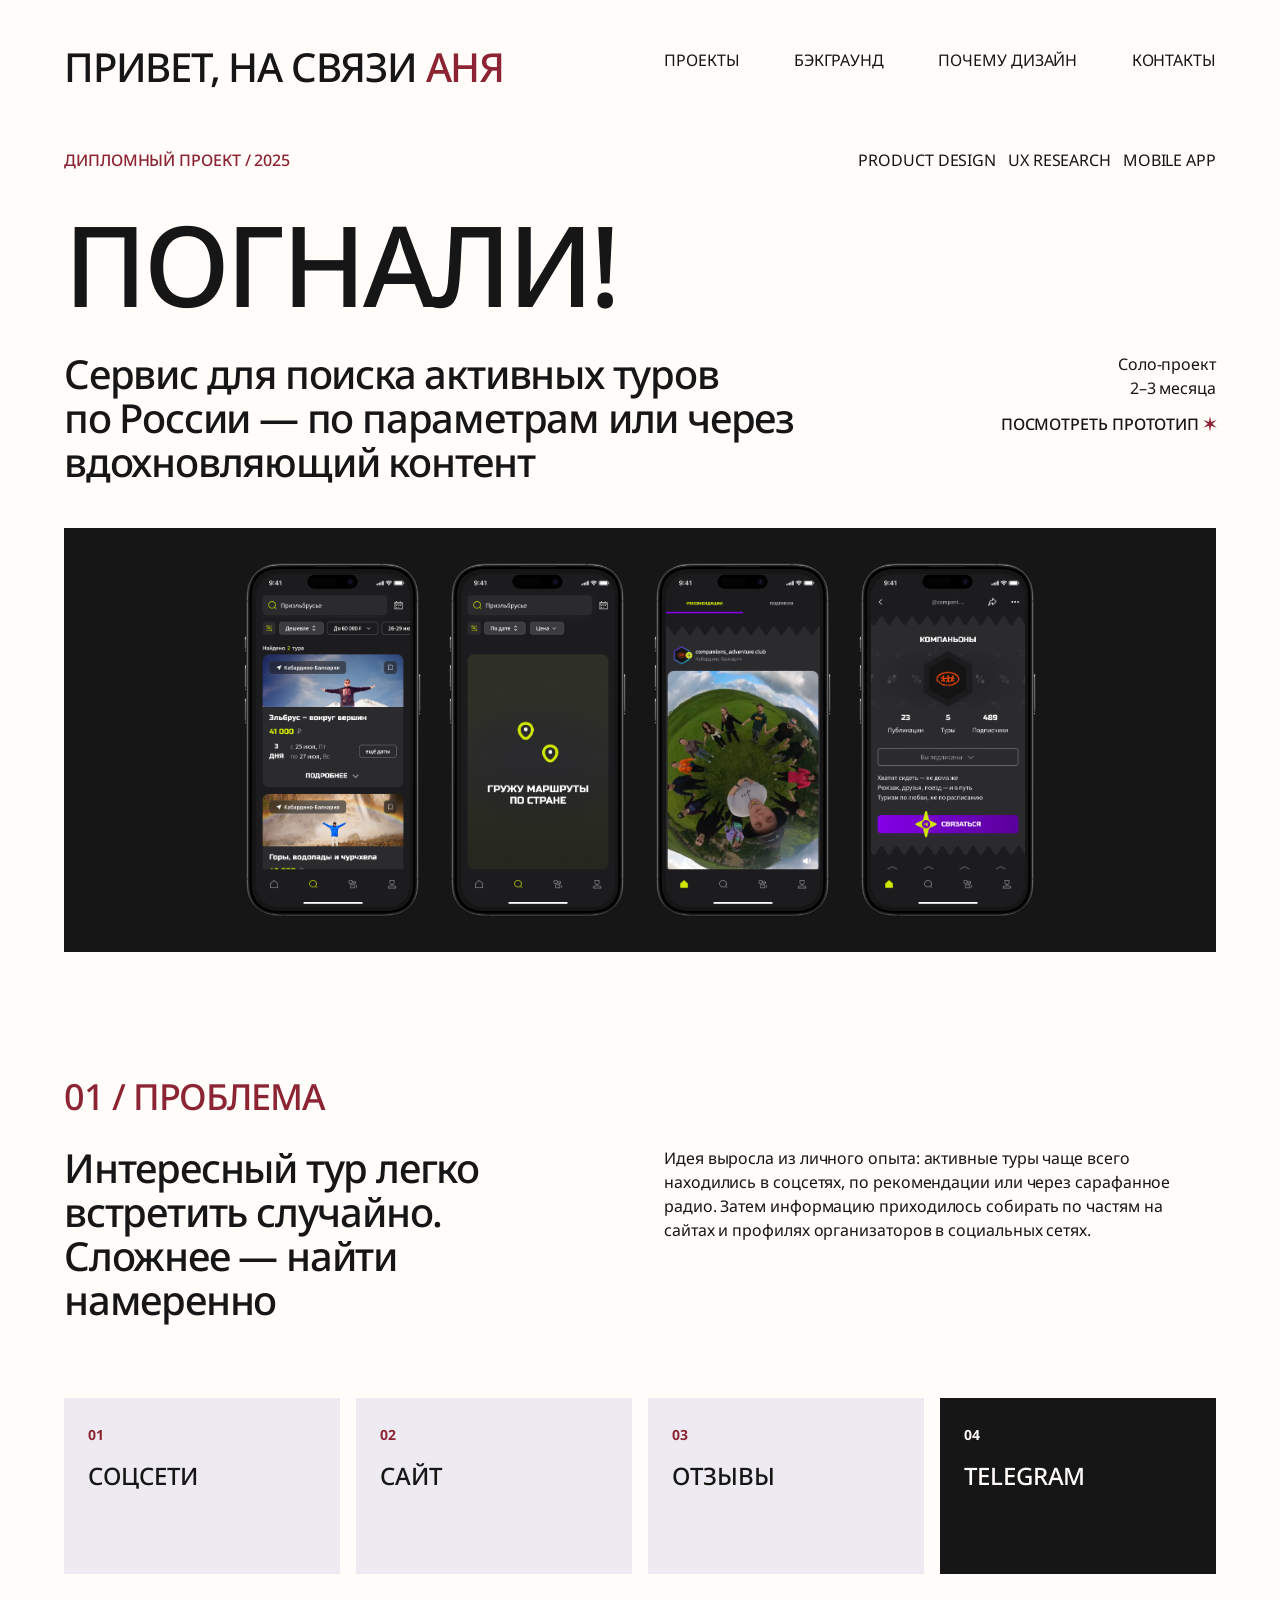
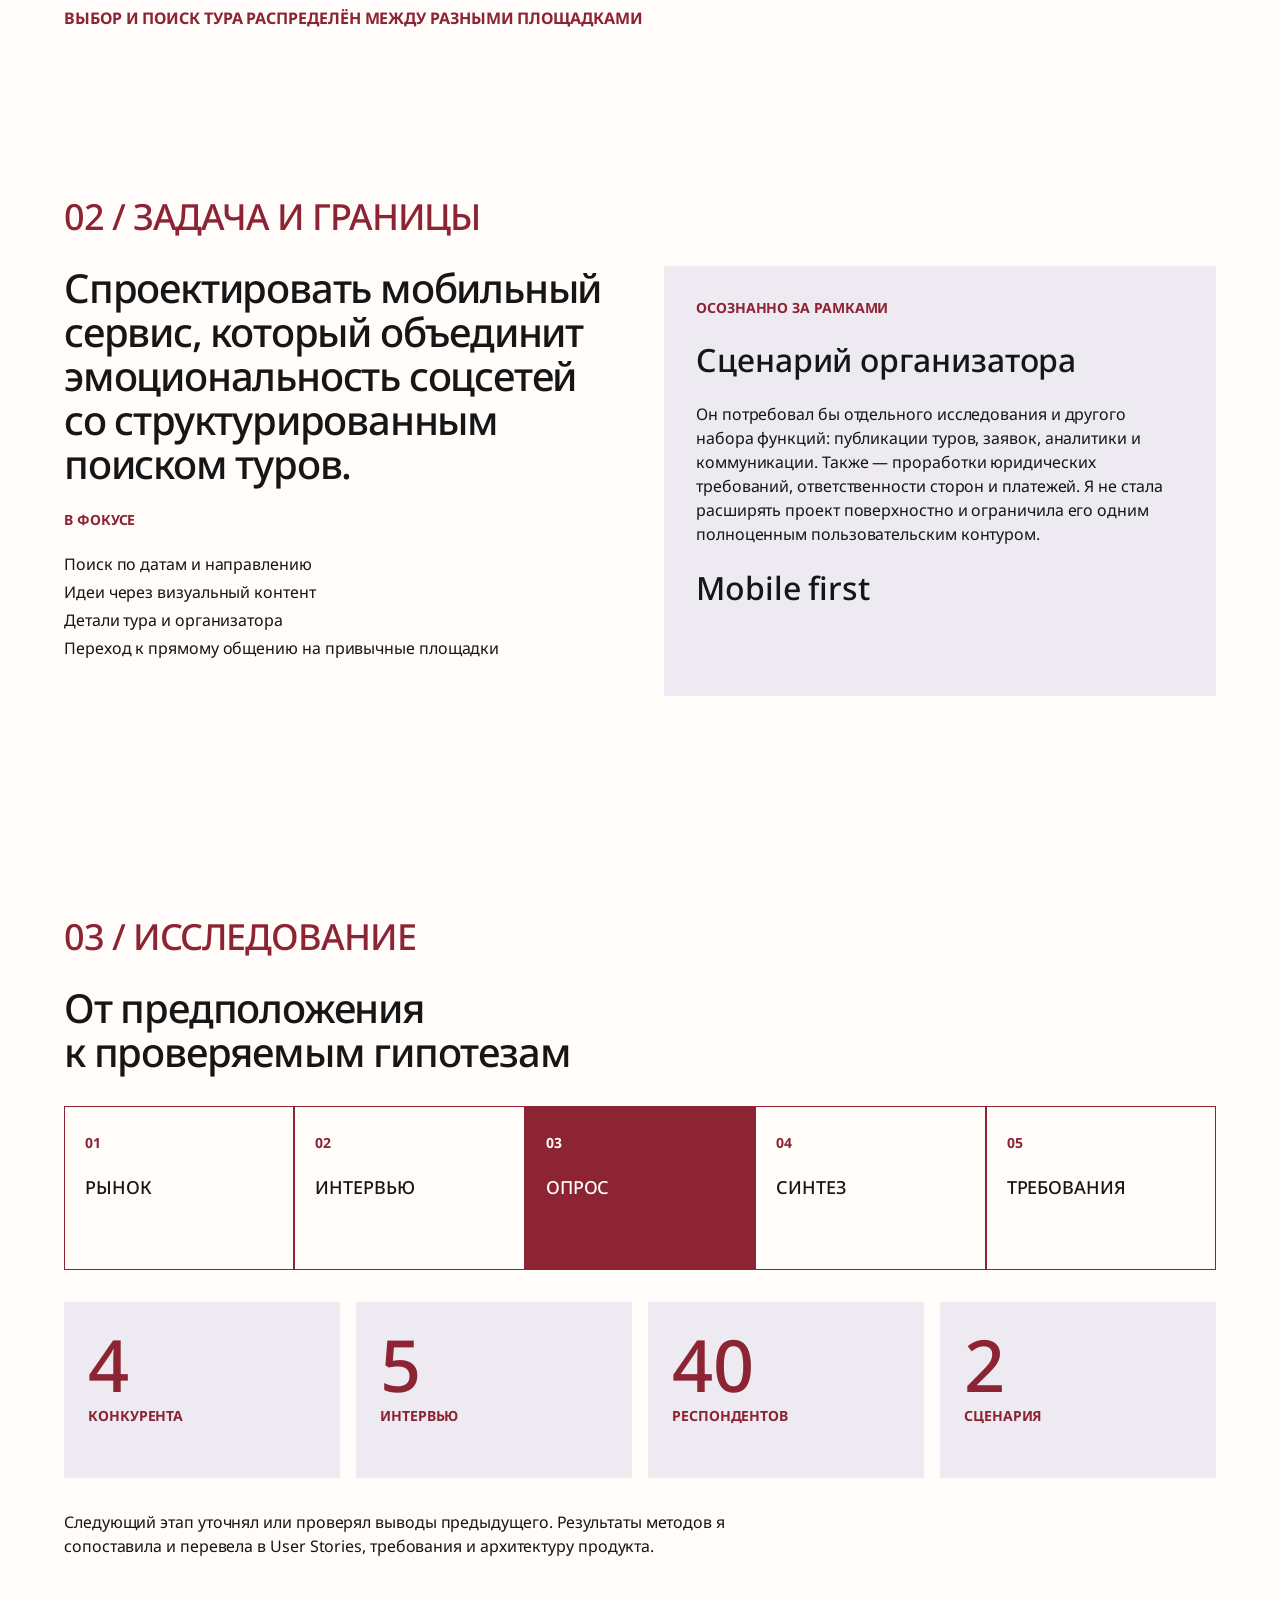
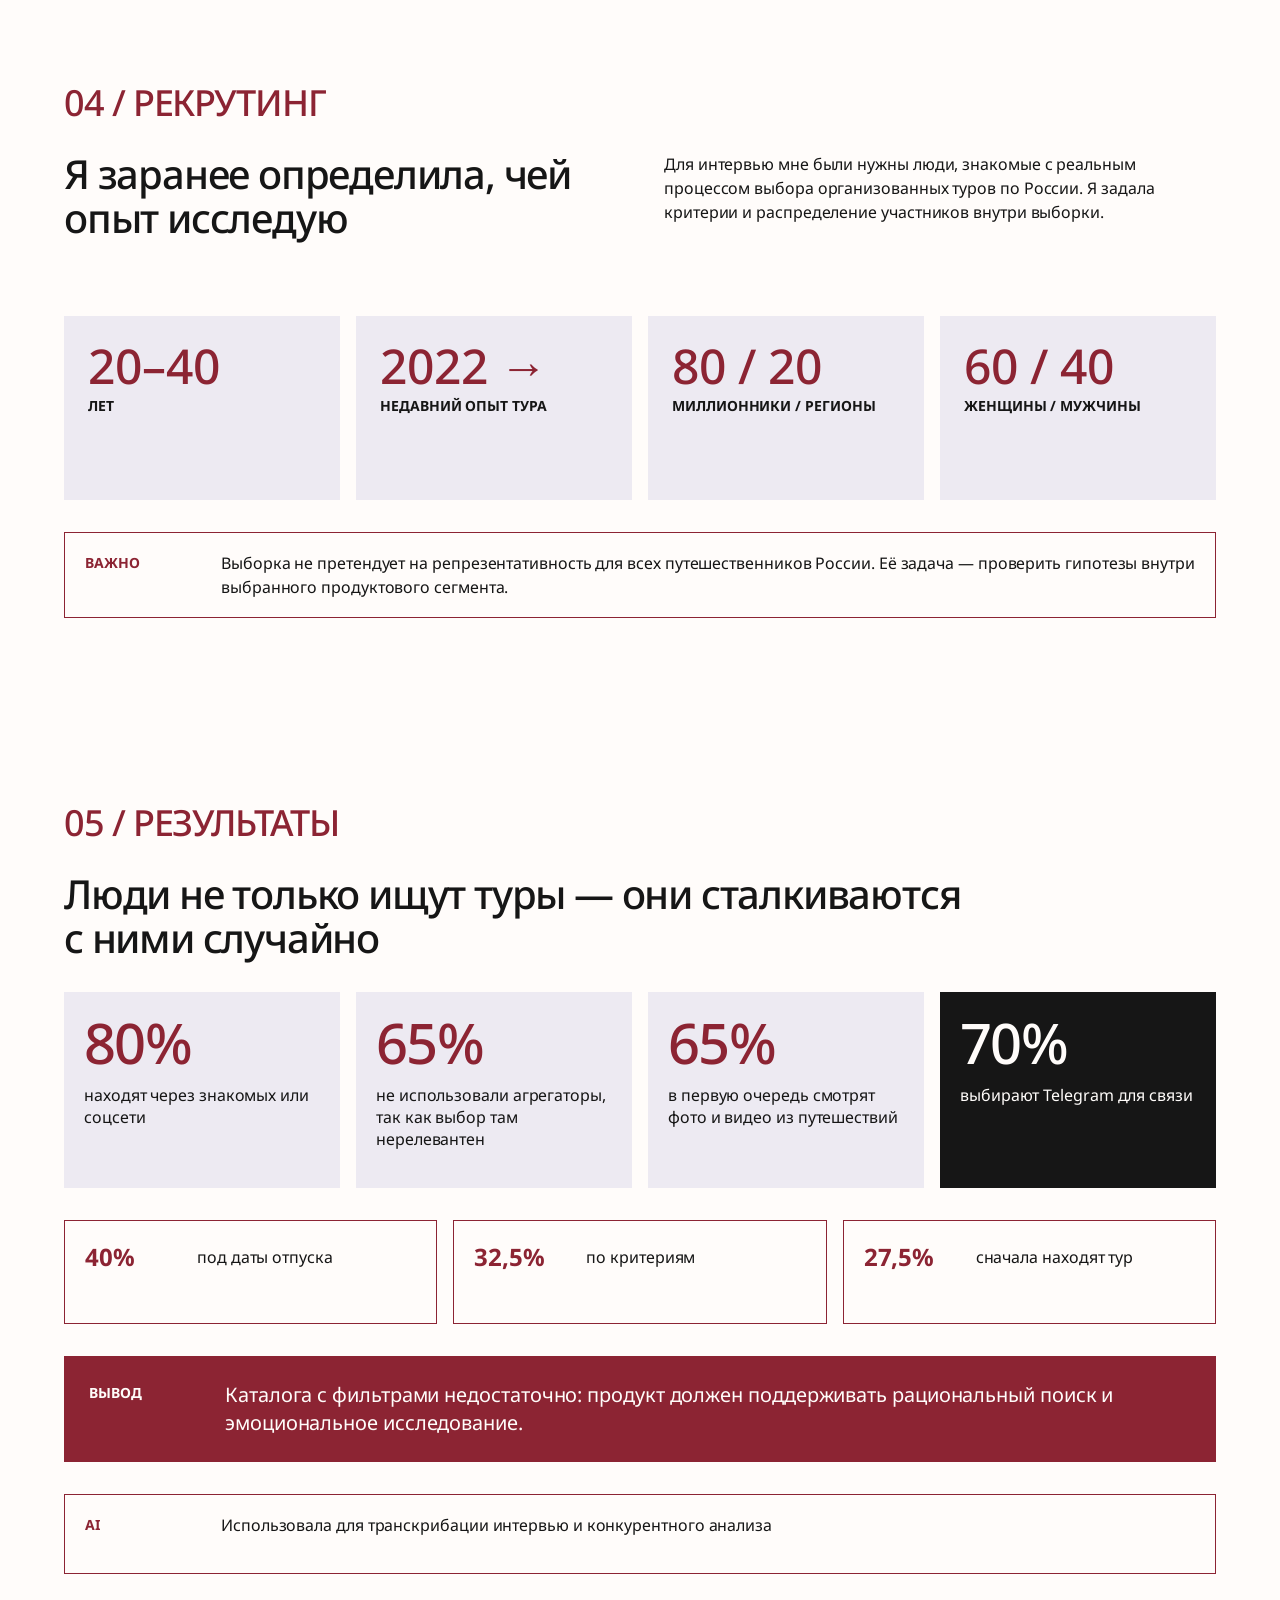
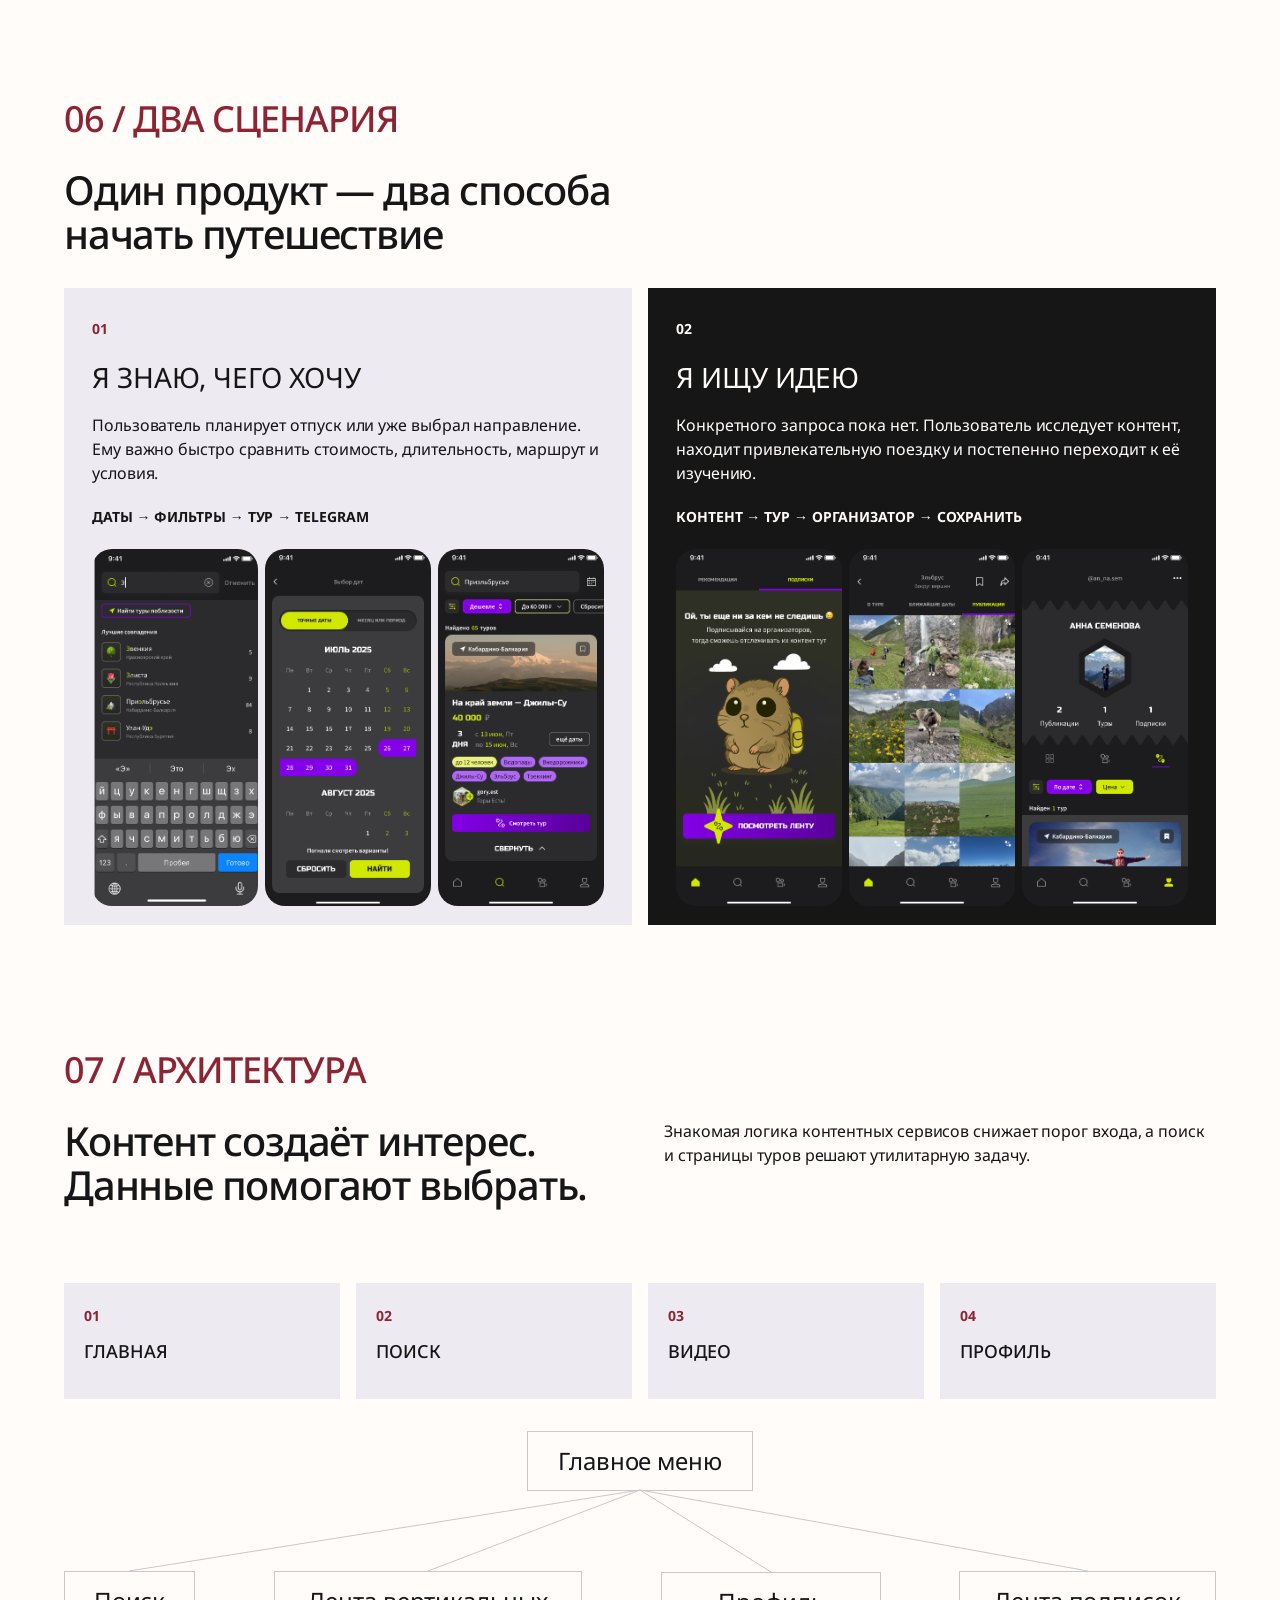
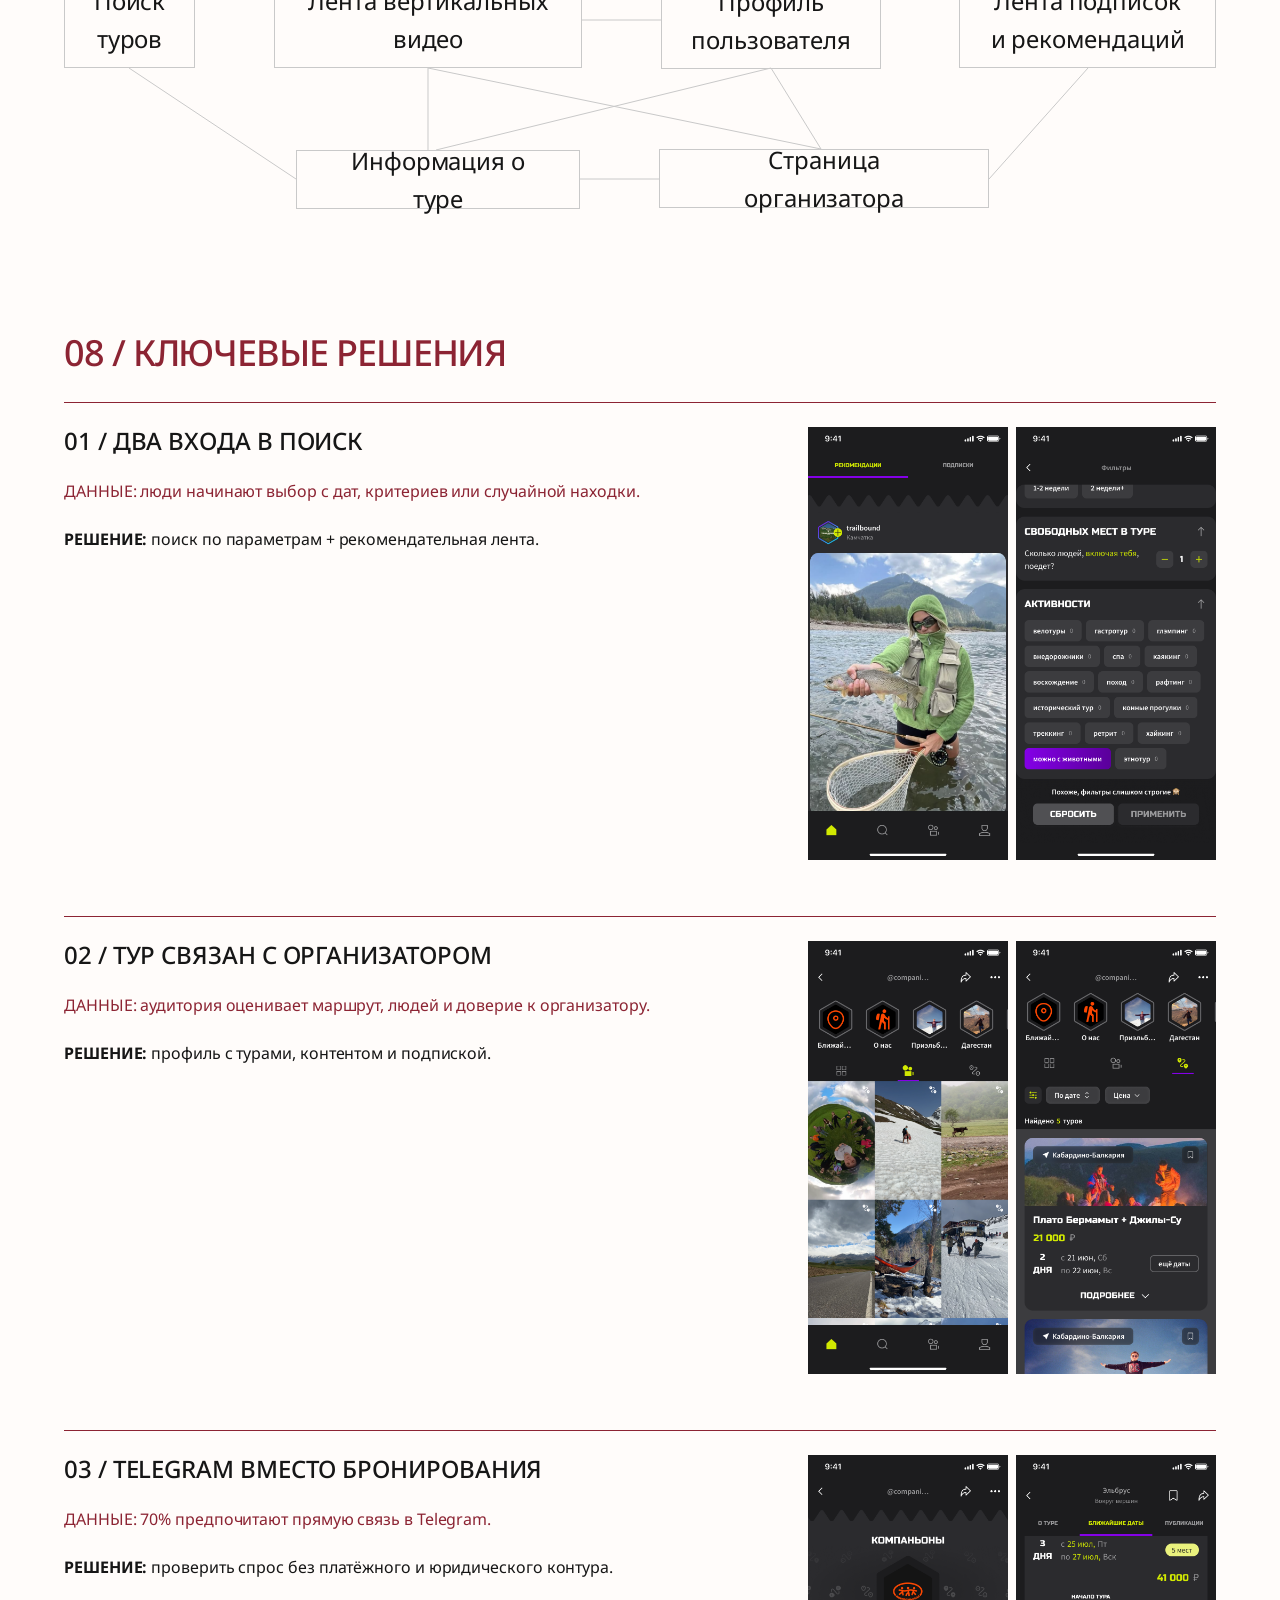
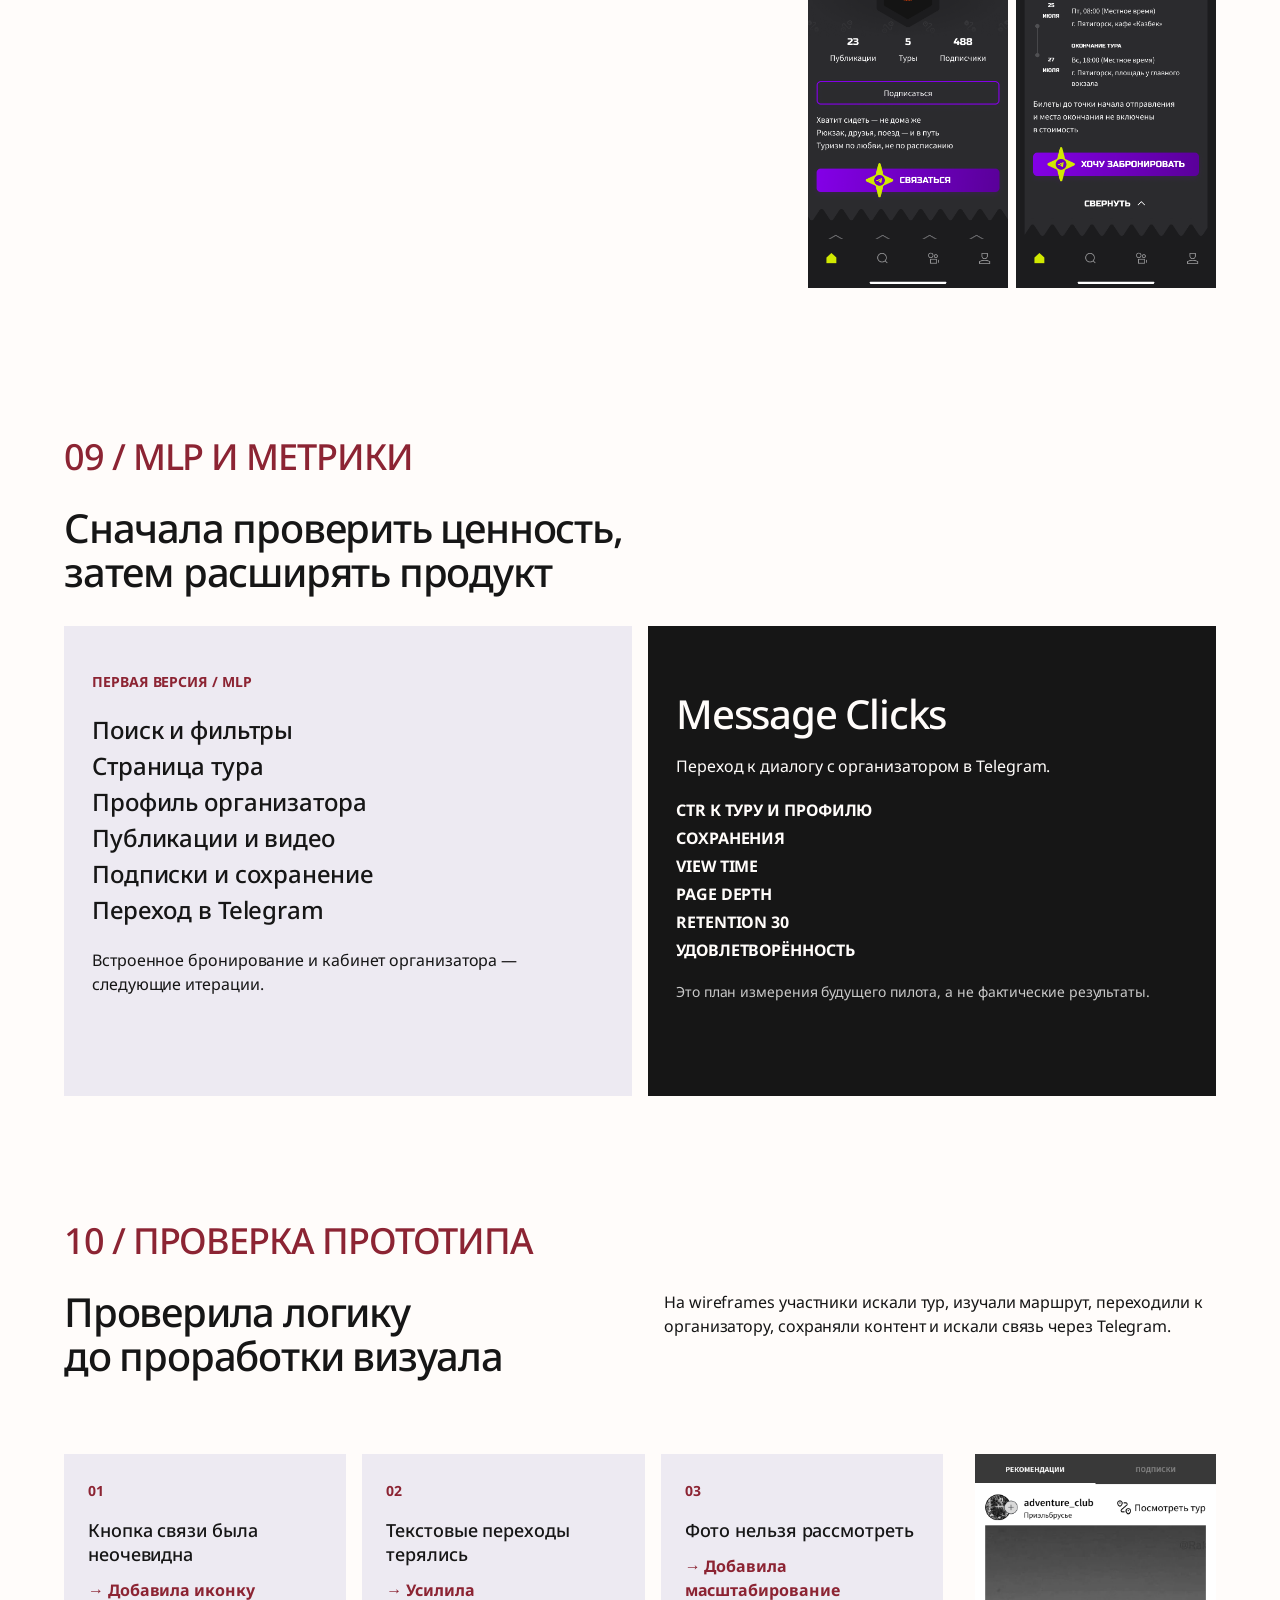
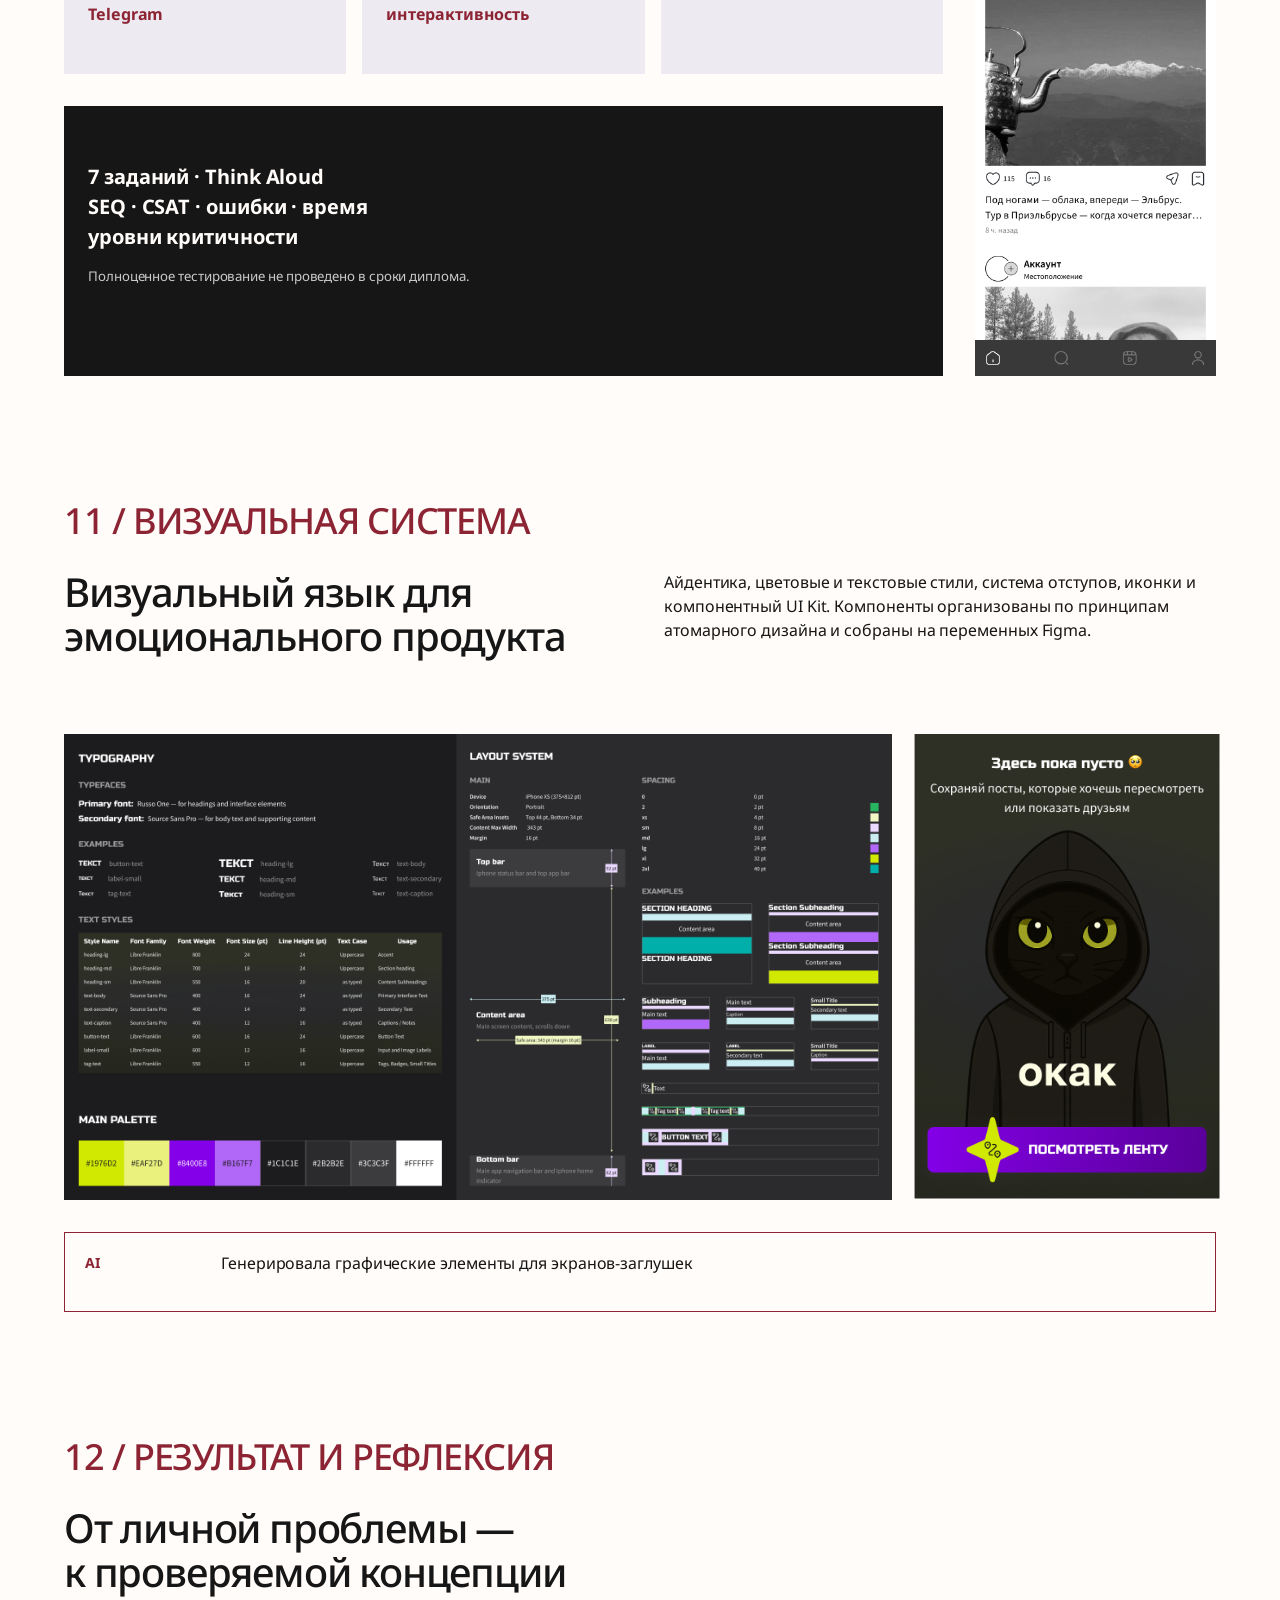
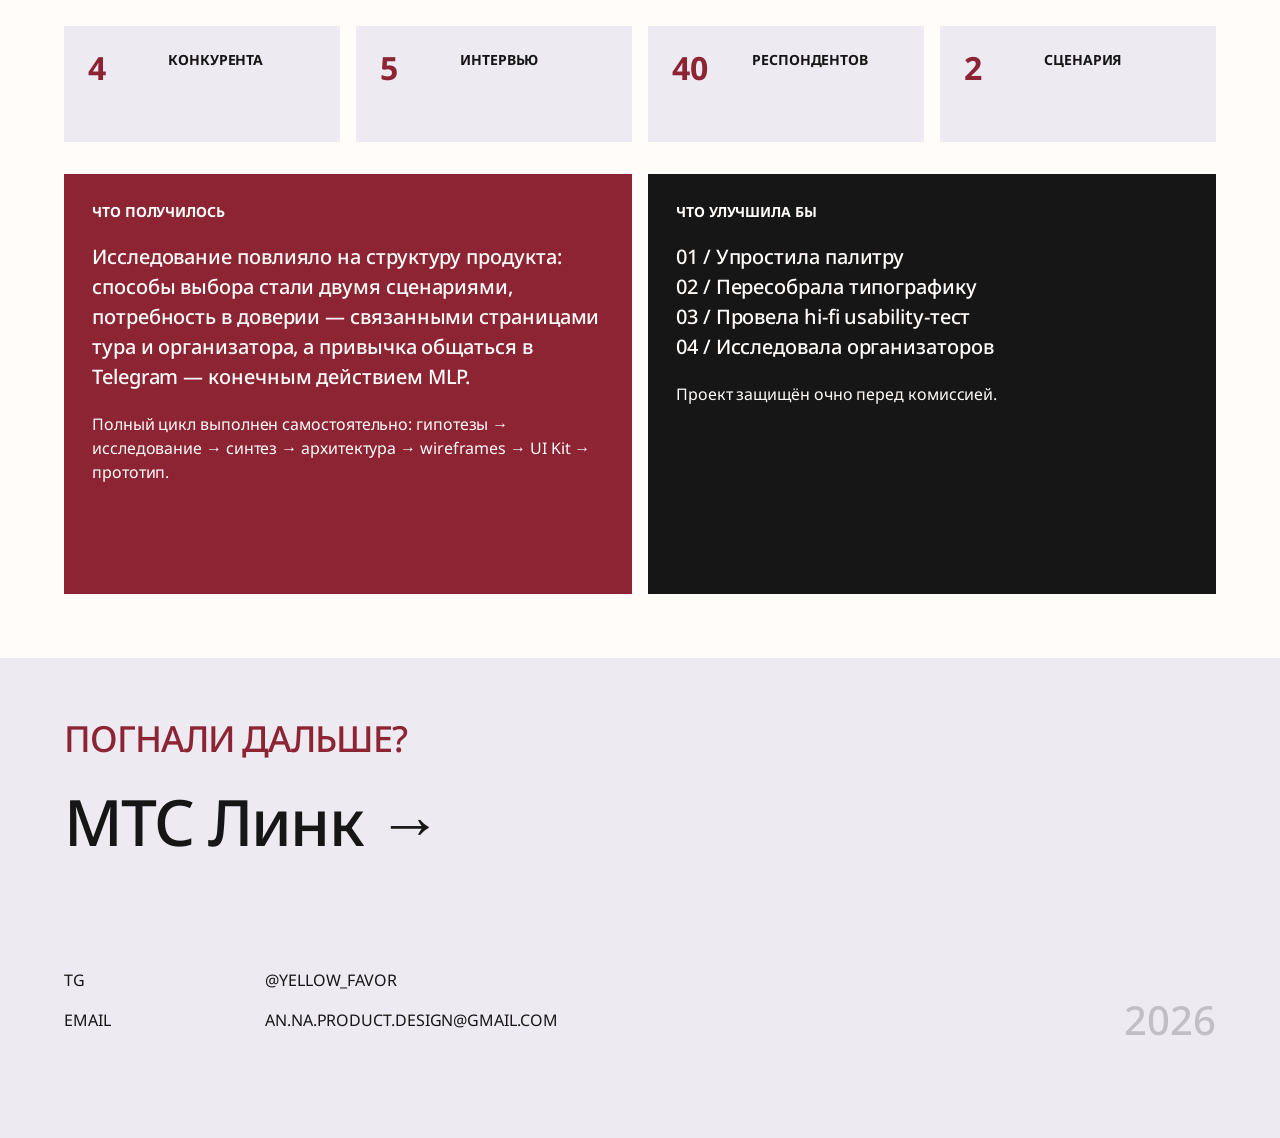
<file: case-pognali.html>
<!DOCTYPE html>
<html lang="ru">

<head>
    <meta charset="UTF-8">
    <meta name="viewport" content="width=device-width, initial-scale=1.0, viewport-fit=cover">
    <title>Погнали! — кейс Анны Семеновой</title>

    <link rel="preconnect" href="https://fonts.googleapis.com">
    <link rel="preconnect" href="https://fonts.gstatic.com" crossorigin>
    <link href="https://fonts.googleapis.com/css2?family=Noto+Sans:ital,wght@0,100..900;1,100..900&display=swap" rel="stylesheet">

    <link rel="stylesheet" href="./styles/root.css?v=2">
    <link rel="stylesheet" href="./styles/case-pognali.css?v=4">
    <link rel="stylesheet" href="./styles/site-header.css?v=3">
</head>

<body class="case-body case-body--pognali">
    <header class="site-header">
        <h1><a class="home-link" href="index.html">ПРИВЕТ, НА СВЯЗИ <span>АНЯ</span></a></h1>
        <nav aria-label="Навигация по портфолио"><button class="menu-toggle" type="button" aria-expanded="false"
                aria-controls="case-navigation">МЕНЮ</button>
            <ul id="case-navigation">
                <li><a class="nav-link" href="index.html#projects">Проекты</a></li>
                <li><a class="nav-link" href="index.html#background">Бэкграунд</a></li>
                <li><a class="nav-link" href="index.html#reasons">Почему дизайн</a></li>
                <li><a class="nav-link" href="index.html#contacts">Контакты</a></li>
            </ul>
        </nav>
    </header>
    <main class="case-page case-page--pognali">
        <section class="case-block case-cover">
            <div class="case-kicker-row">
                <p class="case-kicker">ДИПЛОМНЫЙ ПРОЕКТ / 2025</p>
                <p class="case-tags">PRODUCT DESIGN&nbsp;&nbsp;&nbsp;UX RESEARCH&nbsp;&nbsp;&nbsp;MOBILE APP</p>
            </div>
            <h2 class="case-title">ПОГНАЛИ!</h2>
            <div class="case-intro">
                <p class="case-lead">Сервис для поиска активных туров по&nbsp;России — по&nbsp;параметрам или через
                    вдохновляющий контент</p>
                <div class="case-meta">
                    <p>Соло-проект<br>2–3 месяца</p><a class="case-action"
                        href="https://www.figma.com/proto/J11CNbVMB82wuz9dt6UB43/%D0%92%D0%9A%D0%A0--2025--%D0%A1%D0%B5%D0%BC%D0%B5%D0%BD%D0%BE%D0%B2%D0%B0-%D0%90%D0%BD%D0%BD%D0%B0?node-id=673-5886&amp;p=f&amp;viewport=485%2C-96%2C0.13&amp;t=3T5pNZNwfNywdg0z-1&amp;scaling=scale-down&amp;content-scaling=fixed&amp;starting-point-node-id=1823%3A36203&amp;show-proto-sidebar=1&amp;page-id=673%3A5282"
                        target="_blank" rel="noopener noreferrer">ПОСМОТРЕТЬ ПРОТОТИП <b>✶</b></a>
                </div>
            </div>
            <div class="cover-gallery" aria-label="Экраны приложения «Погнали!»">
                <figure class="phone"><img src="images/case-pognali/pognali-cover-01.png" alt="Главный экран"><img
                        class="phone-frame" src="images/case-pognali/pognali-cover-phone.png" alt=""></figure>
                <figure class="phone"><img src="images/case-pognali/pognali-cover-02.png" alt="Поиск тура"><img
                        class="phone-frame" src="images/case-pognali/pognali-cover-phone.png" alt=""></figure>
                <figure class="phone"><img src="images/case-pognali/pognali-cover-03.png" alt="Карточка тура"><img
                        class="phone-frame" src="images/case-pognali/pognali-cover-phone.png" alt=""></figure>
                <figure class="phone"><img src="images/case-pognali/pognali-cover-04.png"
                        alt="Профиль организатора"><img class="phone-frame"
                        src="images/case-pognali/pognali-cover-phone.png" alt=""></figure>
            </div>
        </section>
        <section class="case-block">
            <h2 class="section-label">01 / ПРОБЛЕМА</h2>
            <div class="two-columns section-copy">
                <p class="display-copy">Интересный тур легко встретить случайно.<br>Сложнее — найти намеренно</p>
                <p>Идея выросла из личного опыта: активные туры чаще всего находились в соцсетях, по рекомендации или
                    через сарафанное радио. Затем информацию приходилось собирать по частям на сайтах и профилях
                    организаторов в социальных сетях.</p>
            </div>
            <div class="tile-grid">
                <article class="tile"><b>01</b>
                    <h3>СОЦСЕТИ</h3>
                </article>
                <article class="tile"><b>02</b>
                    <h3>САЙТ</h3>
                </article>
                <article class="tile"><b>03</b>
                    <h3>ОТЗЫВЫ</h3>
                </article>
                <article class="tile tile-dark"><b>04</b>
                    <h3>TELEGRAM</h3>
                </article>
            </div>
            <p class="accent-note">ВЫБОР И ПОИСК ТУРА РАСПРЕДЕЛЁН МЕЖДУ РАЗНЫМИ ПЛОЩАДКАМИ</p>
        </section>
        <section class="case-block">
            <h2 class="section-label">02 / ЗАДАЧА И ГРАНИЦЫ</h2>
            <div class="two-columns scope-columns">
                <div>
                    <p class="display-copy">Спроектировать мобильный сервис, который объединит эмоциональность соцсетей
                        со структурированным поиском туров.</p>
                    <p class="micro-label">В ФОКУСЕ</p>
                    <ul class="plain-list">
                        <li>Поиск по датам и направлению</li>
                        <li>Идеи через визуальный контент</li>
                        <li>Детали тура и организатора</li>
                        <li>Переход к прямому общению на привычные площадки</li>
                    </ul>
                </div>
                <article class="panel panel-light">
                    <p class="micro-label">ОСОЗНАННО ЗА РАМКАМИ</p>
                    <h3>Сценарий организатора</h3>
                    <p>Он потребовал бы отдельного исследования и другого набора функций: публикации туров, заявок,
                        аналитики и коммуникации. Также — проработки юридических требований, ответственности сторон и
                        платежей. Я не стала расширять проект поверхностно и ограничила его одним полноценным
                        пользовательским контуром.</p>
                    <h3>Mobile first</h3>
                </article>
            </div>
        </section>
        <section class="case-block">
            <h2 class="section-label">03 / ИССЛЕДОВАНИЕ</h2>
            <p class="display-copy display-wide">От предположения<br>к проверяемым гипотезам</p>
            <div class="process-grid">
                <article><b>01</b><span>РЫНОК</span></article>
                <article><b>02</b><span>ИНТЕРВЬЮ</span></article>
                <article><b>03</b><span>ОПРОС</span></article>
                <article><b>04</b><span>СИНТЕЗ</span></article>
                <article><b>05</b><span>ТРЕБОВАНИЯ</span></article>
            </div>
            <div class="tile-grid stat-grid">
                <article class="tile"><strong>4</strong><b>КОНКУРЕНТА</b></article>
                <article class="tile"><strong>5</strong><b>ИНТЕРВЬЮ</b></article>
                <article class="tile"><strong>40</strong><b>РЕСПОНДЕНТОВ</b></article>
                <article class="tile"><strong>2</strong><b>СЦЕНАРИЯ</b></article>
            </div>
            <p class="closing-copy">Следующий этап уточнял или проверял выводы предыдущего. Результаты методов я
                сопоставила и перевела в User Stories, требования и архитектуру продукта.</p>
        </section>
        <section class="case-block">
            <h2 class="section-label">04 / РЕКРУТИНГ</h2>
            <div class="two-columns section-copy">
                <p class="display-copy">Я заранее определила, чей опыт исследую</p>
                <p>Для интервью мне были нужны люди, знакомые с реальным процессом выбора организованных туров по
                    России. Я задала критерии и распределение участников внутри выборки.</p>
            </div>
            <div class="tile-grid criteria-grid">
                <article class="tile"><strong>20–40</strong><b>ЛЕТ</b></article>
                <article class="tile"><strong>2022 →</strong><b>НЕДАВНИЙ ОПЫТ ТУРА</b></article>
                <article class="tile"><strong>80 / 20</strong><b>МИЛЛИОННИКИ / РЕГИОНЫ</b></article>
                <article class="tile"><strong>60 / 40</strong><b>ЖЕНЩИНЫ / МУЖЧИНЫ</b></article>
            </div>
            <div class="outline-note"><b>ВАЖНО</b>
                <p>Выборка не претендует на репрезентативность для всех путешественников России. Её задача — проверить
                    гипотезы внутри выбранного продуктового сегмента.</p>
            </div>
        </section>
        <section class="case-block">
            <h2 class="section-label">05 / РЕЗУЛЬТАТЫ</h2>
            <p class="display-copy display-wide">Люди не только ищут туры — они сталкиваются с ними случайно</p>
            <div class="tile-grid metric-grid">
                <article class="tile"><strong>80%</strong>
                    <p>находят через знакомых или соцсети</p>
                </article>
                <article class="tile"><strong>65%</strong>
                    <p>не использовали агрегаторы, так как выбор там нерелевантен</p>
                </article>
                <article class="tile"><strong>65%</strong>
                    <p>в первую очередь смотрят фото и видео из путешествий</p>
                </article>
                <article class="tile"><strong>70%</strong>
                    <p>выбирают Telegram для связи</p>
                </article>
            </div>
            <div class="start-grid">
                <article><strong>40%</strong><span>под даты отпуска</span></article>
                <article><strong>32,5%</strong><span>по критериям</span></article>
                <article><strong>27,5%</strong><span>сначала находят тур</span></article>
            </div>
            <div class="conclusion"><b>ВЫВОД</b>
                <p>Каталога с фильтрами недостаточно: продукт должен поддерживать рациональный поиск и эмоциональное
                    исследование.</p>
            </div>
            <div class="outline-note"><b>AI</b>
                <p>Использовала для транскрибации интервью и конкурентного анализа</p>
            </div>
        </section>
        <section class="case-block">
            <h2 class="section-label">06 / ДВА СЦЕНАРИЯ</h2>
            <p class="display-copy display-wide">Один продукт — два способа<br>начать путешествие</p>
            <div class="scenario-grid">
                <article class="scenario-card panel-light"><b>01</b>
                    <h3>Я ЗНАЮ, ЧЕГО ХОЧУ</h3>
                    <p>Пользователь планирует отпуск или уже выбрал направление. Ему важно быстро сравнить стоимость,
                        длительность, маршрут и условия.</p><strong>ДАТЫ → ФИЛЬТРЫ → ТУР → TELEGRAM</strong>
                    <div class="screen-row"><img src="images/case-pognali/pognali-scenario-01.png" alt="Выбор дат"><img
                            src="images/case-pognali/pognali-scenario-02.png" alt="Фильтры"><img
                            src="images/case-pognali/pognali-scenario-03.png" alt="Тур"></div>
                </article>
                <article class="scenario-card panel-dark"><b>02</b>
                    <h3>Я ИЩУ ИДЕЮ</h3>
                    <p>Конкретного запроса пока нет. Пользователь исследует контент, находит привлекательную поездку и
                        постепенно переходит к её изучению.</p><strong>КОНТЕНТ → ТУР → ОРГАНИЗАТОР → СОХРАНИТЬ</strong>
                    <div class="screen-row"><img src="images/case-pognali/pognali-scenario-04.png" alt="Контент"><img
                            src="images/case-pognali/pognali-scenario-05.png" alt="Организатор"><img
                            src="images/case-pognali/pognali-scenario-06.png" alt="Сохранённое"></div>
                </article>
            </div>
        </section>
        <section class="case-block">
            <h2 class="section-label">07 / АРХИТЕКТУРА</h2>
            <div class="two-columns section-copy">
                <p class="display-copy">Контент создаёт интерес.<br>Данные помогают выбрать.</p>
                <p>Знакомая логика контентных сервисов снижает порог входа, а поиск и страницы туров решают утилитарную
                    задачу.</p>
            </div>
            <div class="tile-grid nav-grid">
                <article class="tile"><b>01</b>
                    <h3>ГЛАВНАЯ</h3>
                </article>
                <article class="tile"><b>02</b>
                    <h3>ПОИСК</h3>
                </article>
                <article class="tile"><b>03</b>
                    <h3>ВИДЕО</h3>
                </article>
                <article class="tile"><b>04</b>
                    <h3>ПРОФИЛЬ</h3>
                </article>
            </div>
            <div class="site-map">
                <div class="map-root">Главное меню</div>
                <div class="map-row"><span>Поиск туров</span><span>Лента вертикальных видео</span><span>Профиль
                        пользователя</span><span>Лента подписок и рекомендаций</span></div>
                <div class="map-row map-row--bottom"><span>Информация о туре</span><span>Страница организатора</span>
                </div>
            </div>
        </section>
        <section class="case-block decisions-section">
            <h2 class="section-label">08 / КЛЮЧЕВЫЕ РЕШЕНИЯ</h2>
            <article class="decision">
                <div>
                    <h3>01 / ДВА ВХОДА В ПОИСК</h3>
                    <p class="data-line">ДАННЫЕ: люди начинают выбор с дат, критериев или случайной находки.</p>
                    <p><b>РЕШЕНИЕ:</b> поиск по параметрам + рекомендательная лента.</p>
                </div>
                <div class="decision-media"><img src="images/case-pognali/pognali-decision-01.png" alt="Поиск"><img
                        src="images/case-pognali/pognali-decision-02.png" alt="Лента"></div>
            </article>
            <article class="decision">
                <div>
                    <h3>02 / ТУР СВЯЗАН С ОРГАНИЗАТОРОМ</h3>
                    <p class="data-line">ДАННЫЕ: аудитория оценивает маршрут, людей и доверие к организатору.</p>
                    <p><b>РЕШЕНИЕ:</b> профиль с турами, контентом и подпиской.</p>
                </div>
                <div class="decision-media"><img src="images/case-pognali/pognali-decision-03.png"
                        alt="Страница тура"><img src="images/case-pognali/pognali-decision-04.png" alt="Организатор">
                </div>
            </article>
            <article class="decision">
                <div>
                    <h3>03 / TELEGRAM ВМЕСТО БРОНИРОВАНИЯ</h3>
                    <p class="data-line">ДАННЫЕ: 70% предпочитают прямую связь в Telegram.</p>
                    <p><b>РЕШЕНИЕ:</b> проверить спрос без платёжного и юридического контура.</p>
                </div>
                <div class="decision-media"><img src="images/case-pognali/pognali-decision-05.png" alt="Контакты"><img
                        src="images/case-pognali/pognali-decision-06.png" alt="Telegram"></div>
            </article>
        </section>
        <section class="case-block">
            <h2 class="section-label">09 / MLP И МЕТРИКИ</h2>
            <p class="display-copy display-wide">Сначала проверить ценность,<br>затем расширять продукт</p>
            <div class="scenario-grid mlp-grid">
                <article class="panel panel-light">
                    <p class="micro-label">ПЕРВАЯ ВЕРСИЯ / MLP</p>
                    <ul class="feature-list">
                        <li>Поиск и фильтры</li>
                        <li>Страница тура</li>
                        <li>Профиль организатора</li>
                        <li>Публикации и видео</li>
                        <li>Подписки и сохранение</li>
                        <li>Переход в Telegram</li>
                    </ul>
                    <p>Встроенное бронирование и кабинет организатора — следующие итерации.</p>
                </article>
                <article class="panel panel-dark">
                    <p class="micro-label">ГЛАВНОЕ ДЕЙСТВИЕ</p>
                    <h3>Message Clicks</h3>
                    <p>Переход к диалогу с организатором в Telegram.</p>
                    <div class="metrics-list"><span>CTR К ТУРУ И ПРОФИЛЮ</span><span>СОХРАНЕНИЯ</span><span>VIEW
                            TIME</span><span>PAGE DEPTH</span><span>RETENTION 30</span><span>УДОВЛЕТВОРЁННОСТЬ</span>
                    </div><small>Это план измерения будущего пилота, а не фактические результаты.</small>
                </article>
            </div>
        </section>
        <section class="case-block">
            <h2 class="section-label">10 / ПРОВЕРКА ПРОТОТИПА</h2>
            <div class="two-columns section-copy">
                <p class="display-copy">Проверила логику<br>до проработки визуала</p>
                <p>На wireframes участники искали тур, изучали маршрут, переходили к организатору, сохраняли контент и
                    искали связь через Telegram.</p>
            </div>
            <div class="test-layout">
                <div>
                    <div class="test-findings">
                        <article class="tile"><b>01</b>
                            <h3>Кнопка связи была неочевидна</h3>
                            <p>→ Добавила иконку Telegram</p>
                        </article>
                        <article class="tile"><b>02</b>
                            <h3>Текстовые переходы терялись</h3>
                            <p>→ Усилила интерактивность</p>
                        </article>
                        <article class="tile"><b>03</b>
                            <h3>Фото нельзя рассмотреть</h3>
                            <p>→ Добавила масштабирование</p>
                        </article>
                    </div>
                    <article class="prepared panel-dark">
                        <p class="micro-label">HI-FI ТЕСТ ПОДГОТОВЛЕН</p>
                        <h3>7 заданий · Think Aloud<br>SEQ · CSAT · ошибки · время<br>уровни критичности</h3>
                        <small>Полноценное тестирование не проведено в сроки диплома.</small>
                    </article>
                </div><img class="test-phone" src="images/case-pognali/pognali-test.png" alt="Экран прототипа">
            </div>
        </section>
        <section class="case-block">
            <h2 class="section-label">11 / ВИЗУАЛЬНАЯ СИСТЕМА</h2>
            <div class="two-columns section-copy">
                <p class="display-copy">Визуальный язык для<br>эмоционального продукта</p>
                <p>Айдентика, цветовые и текстовые стили, система отступов, иконки и компонентный UI Kit. Компоненты
                    организованы по принципам атомарного дизайна и собраны на переменных Figma.</p>
            </div>
            <div class="visual-gallery"><img src="images/case-pognali/pognali-visual-wide.png" alt="UI Kit"><img
                    src="images/case-pognali/pognali-visual-tall.png" alt="Графические элементы"></div>
            <div class="outline-note"><b>AI</b>
                <p>Генерировала графические элементы для экранов-заглушек</p>
            </div>
        </section>
        <section class="case-block">
            <h2 class="section-label">12 / РЕЗУЛЬТАТ И РЕФЛЕКСИЯ</h2>
            <p class="display-copy display-wide">От личной проблемы —<br>к проверяемой концепции</p>
            <div class="tile-grid outcome-grid">
                <article class="tile"><strong>4</strong><b>КОНКУРЕНТА</b></article>
                <article class="tile"><strong>5</strong><b>ИНТЕРВЬЮ</b></article>
                <article class="tile"><strong>40</strong><b>РЕСПОНДЕНТОВ</b></article>
                <article class="tile"><strong>2</strong><b>СЦЕНАРИЯ</b></article>
            </div>
            <div class="scenario-grid">
                <article class="panel panel-accent">
                    <p class="micro-label">ЧТО ПОЛУЧИЛОСЬ</p>
                    <h3>Исследование повлияло на структуру продукта: способы выбора стали двумя сценариями, потребность
                        в доверии — связанными страницами тура и организатора, а привычка общаться в Telegram — конечным
                        действием MLP.</h3>
                    <p>Полный цикл выполнен самостоятельно: гипотезы → исследование → синтез → архитектура → wireframes
                        → UI Kit → прототип.</p>
                </article>
                <article class="panel panel-dark">
                    <p class="micro-label">ЧТО УЛУЧШИЛА БЫ</p>
                    <h3>01 / Упростила палитру<br>02 / Пересобрала типографику<br>03 / Провела hi-fi
                        usability-тест<br>04 / Исследовала организаторов</h3>
                    <p>Проект защищён очно перед комиссией.</p>
                </article>
            </div>
        </section>
    </main>
    <footer class="case-footer">
        <p class="section-label">ПОГНАЛИ ДАЛЬШЕ?</p><a class="next-project" href="case-mts-link.html">МТС Линк →</a>
        <div class="case-footer-bottom">
            <dl>
                <dt>TG</dt>
                <dd><a href="https://t.me/yellow_favor">@YELLOW_FAVOR</a></dd>
                <dt>EMAIL</dt>
                <dd><a href="mailto:an.na.product.design@gmail.com">AN.NA.PRODUCT.DESIGN@GMAIL.COM</a></dd>
            </dl>
            <p>2026</p>
        </div>
    </footer>
    <script src="site-header.js" defer></script>
</body>

</html>
</file>
<file: styles/root.css>
:root {
    /* Color tokens */
    --site-header-height: clamp(88px, 8.75vw, 112px);
    --primary-color: #8C2433;
    --secondary-color: #EDEAF2;
    --tertiary-color: #161616;
    --surface-color: #FFFCFA;
    --white-color: #FFFFFF;

    /* borders tokens */
    --border-size: 1px;
    --border-color: #C9C9C9;

    /*--- Typography tokens ---*/
    --base-font-size: 16px;
    --base-line-height: 24px;
    --base-font-family: 'Noto Sans', -apple-system, BlinkMacSystemFont, 'Segoe UI', Roboto, sans-serif;

    /* font weights */
    --regular-weight: 400;
    --medium-weight: 500;
    --semibold-weight: 600;
    --bold-weight: 700;

    /* H! */
    --h1-font-size: 7rem;
    --h1-line-height: 7.5rem;
    --h1-letter-spacing: -1.5%;
    --h1-weight: var(--semibold-weight);
    --h1-color: var(--tertiary-color);

    /* H2 */
    --h2-font-size: 3.5rem;
    --h2-line-height: 4rem;
    --h2-letter-spacing: -0.5%;
    --h2-weight: var(--medium-weight);
    --h2-color: var(--tertiary-color);

    /* H3 */
    --h3-font-size: 2.5rem;
    --h3-line-height: 3rem;
    --h3-letter-spacing: -0.5%;
    --h3-weight: var(--medium-weight);
    --h3-color: var(--tertiary-color);

    /* H4 */
    --h4-font-size: 2rem;
    --h4-line-height: 2.5rem;
    --h4-letter-spacing: 0%;
    --h4-weight: var(--medium-weight);
    --h4-color: var(--tertiary-color);

    /* H5 */
    --h5-font-size: 1.5rem;
    --h5-line-height: 2rem;
    --h5-letter-spacing: 0%;
    --h5-weight: var(--medium-weight);
    --h5-color: var(--tertiary-color);

    /* Body-default */
    --body-default-font-size: 1rem;
    --body-default-line-height: 1.5rem;
    --body-default-letter-spacing: 0%;
    --body-default-weight: var(--regular-weight);
    --body-default-color: var(--tertiary-color);

    /* Body-emphasis */
    --body-emphasis-font-size: 1rem;
    --body-emphasis-line-height: 1.5rem;
    --body-emphasis-letter-spacing: 0%;
    --body-emphasis-weight: var(--medium-weight);
    --body-emphasis-color: var(--tertiary-color);

    /* Body-strong */
    --body-strong-font-size: 1rem;
    --body-strong-line-height: 1.5rem;
    --body-strong-letter-spacing: 0%;
    --body-strong-weight: var(--bold-weight);
    --body-strong-color: var(--tertiary-color);

    /* label-default */
    --label-default-font-size: 0.875rem;
    --label-default-line-height: 1.25rem;
    --label-default-letter-spacing: 0.2%;
    --label-default-weight: var(--medium-weight);
    --label-default-color: var(--tertiary-color);

    /* label-small */
    --label-small-font-size: 0.75rem;
    --label-small-line-height: 1rem;
    --label-small-letter-spacing: 0.3%;
    --label-small-weight: var(--medium-weight);
    --label-small-color: var(--tertiary-color);

    /* --- end section --- */

    /* Mobile layout tokens */
    --mobile-content-width: 350px;
    --mobile-gutter: 20px;
    --mobile-section-padding: 32px;
    --mobile-layout-gap: 24px;
    --mobile-card-gap: 12px;

    /* shared-components tokens */
    --site-header-height: clamp(88px, 8.75vw, 112px);

    /* Reset tokens */
    --base-padding: 0;
    --base-margin: 0;    
}

/* h1 {
    font-size: var(--h1-font-size);
    line-height: var(--h1-line-height);
    letter-spacing: var(--h1-letter-spacing);
    font-weight: var(--h1-weight);
    color: var(--h1-color);
}

.h1 {
    font-size: var(--h1-font-size);
    line-height: var(--h1-line-height);
    letter-spacing: var(--h1-letter-spacing);
    font-weight: var(--h1-weight);
    color: var(--h1-color);
}

h2 {
    font-size: var(--h2-font-size);
    line-height: var(--h2-line-height);
    letter-spacing: var(--h2-letter-spacing);
    font-weight: var(--h2-weight);
    color: var(--h2-color);
}

.h2 {
    font-size: var(--h2-font-size);
    line-height: var(--h2-line-height);
    letter-spacing: var(--h2-letter-spacing);
    font-weight: var(--h2-weight);
    color: var(--h2-color);
}

h3 {
    font-size: var(--h3-font-size);
    line-height: var(--h3-line-height);
    letter-spacing: var(--h3-letter-spacing);
    font-weight: var(--h3-weight);
    color: var(--h3-color);
}

.h3 {
    font-size: var(--h3-font-size);
    line-height: var(--h3-line-height);
    letter-spacing: var(--h3-letter-spacing);
    font-weight: var(--h3-weight);
    color: var(--h3-color);
}

h4 {
    font-size: var(--h4-font-size);
    line-height: var(--h4-line-height);
    letter-spacing: var(--h4-letter-spacing);
    font-weight: var(--h4-weight);
    color: var(--h4-color);
}

.h4 {
    font-size: var(--h4-font-size);
    line-height: var(--h4-line-height);
    letter-spacing: var(--h4-letter-spacing);
    font-weight: var(--h4-weight);
    color: var(--h4-color);
}

h5 {
    font-size: var(--h5-font-size);
    line-height: var(--h5-line-height);
    letter-spacing: var(--h5-letter-spacing);
    font-weight: var(--h5-weight);
    color: var(--h5-color);
}

.h5 {
    font-size: var(--h5-font-size);
    line-height: var(--h5-line-height);
    letter-spacing: var(--h5-letter-spacing);
    font-weight: var(--h5-weight);
    color: var(--h5-color);
} 

.body-default {
    font-size: var(--body-default-font-size);
    line-height: var(--body-default-line-height);
    letter-spacing: var(--body-default-letter-spacing);
    font-weight: var(--body-default-weight);
    color: var(--body-default-color);
}

.body-emphasis {
    font-size: var(--body-emphasis-font-size);
    line-height: var(--body-emphasis-line-height);
    letter-spacing: var(--body-emphasis-letter-spacing);
    font-weight: var(--body-emphasis-weight);
    color: var(--body-emphasis-color);
}

.body-strong {
    font-size: var(--body-strong-font-size);
    line-height: var(--body-strong-line-height);
    letter-spacing: var(--body-strong-letter-spacing);
    font-weight: var(--body-strong-weight);
    color: var(--body-strong-color);
}

.label-default {
    font-size: var(--label-default-font-size);
    line-height: var(--label-default-line-height);
    letter-spacing: var(--label-default-letter-spacing);
    font-weight: var(--label-default-weight);
    color: var(--label-default-color);
}

.label-small {
    font-size: var(--label-small-font-size);
    line-height: var(--label-small-line-height);
    letter-spacing: var(--label-small-letter-spacing);
    font-weight: var(--label-small-weight);
    color: var(--label-small-color);
}
*/
</file>
<file: styles/styles.css>
*,
*::before,
*::after {
    box-sizing: border-box;
}

[hidden] {
    display: none !important;
}

/* 1. Define global variables inside :root */
:root {
    /* Responsive desktop layout tokens (1024–1920px) */
    --page-gutter: clamp(32px, 5vw, 64px);
    --canvas-width: min(100vw, 1280px);
    --content-max-width: 1440px;
    --content-inline: max(var(--page-gutter), calc((100vw - var(--content-max-width)) / 2));
    --grid-gap: clamp(24px, 3.75vw, 48px);
    --half-column: calc((var(--canvas-width) - 2 * var(--page-gutter) - var(--grid-gap)) / 2);
    --hero-goal-width: min(753px, 58.83vw);

    /* Figma uses a 1152px content grid inside the 1280px desktop canvas. */
    --fixed-layout-max-width: 1152px;
    --fixed-layout-inline: max(var(--page-gutter), calc((100vw - var(--fixed-layout-max-width)) / 2));
    --hero-media-width: min(552px, var(--half-column), calc((100vh - var(--header-height) - var(--section-padding-top) - var(--section-padding-bottom)) * 0.8625));

    /* Vertical rhythm tokens */
    --section-padding-top: 32px;
    --section-padding-bottom: 48px;
    --header-height: clamp(88px, 8.75vw, 112px);
}

/* 2. Use them anywhere in your stylesheet */
html {
    height: 100%;
    scroll-behavior: smooth;
}

@media (prefers-reduced-motion: reduce) {
    html {
        scroll-behavior: auto;
    }
}

body {
    min-height: 100%;

    padding: var(--base-padding);
    margin: var(--base-margin);

    font-family: var(--base-font-family);
    font-size: var(--base-font-size);
    line-height: var(--base-line-height);

    color: var(--tertiary-color);
    background-color: var(--surface-color);
}

header,
main {
    width: min(100%, 1280px);
    margin-inline: auto;
}

/* Russian body copy may hyphenate, while headings keep whole words. */
p {
    overflow-wrap: normal;
    word-break: normal;
}

.body-regular,
.hero-poster-text {
    hyphens: auto;
    text-wrap: pretty;
}

h1,
h2,
h3,
.h1,
.h2,
.nav-link,
.about-question,
.dive-plaque,
.newton-title,
.contacts-goal-text,
.contacts-actions {
    hyphens: none;
    text-wrap: balance;
}

h1 {
    color: var(--tertiary-color);

    /* Headline/H1  */
    font-family: var(--main-font);
    font-size: 2.5rem;
    font-style: normal;
    font-weight: 500;
    line-height: 44px;
    /* 110% */
    letter-spacing: -1.2px;
}

.h1 {
    color: var(--tertiary-color);

    /* Headline/H1  */
    font-family: var(--main-font);
    font-size: 2.5rem;
    font-style: normal;
    font-weight: 500;
    line-height: 44px;
    /* 110% */
    letter-spacing: -1.2px;
}

h2 {
    /* Headline/H2 */
    font-family: var(--main-font);
    font-size: 2.25rem;
    font-style: normal;
    font-weight: 500;
    line-height: 95%;
    /* 34.2px */
    letter-spacing: 0.36px;
    text-transform: uppercase;
    text-box-trim: trim-both;
    text-box-edge: cap alphabetic;
}

.h2 {
    /* Headline/H2 */
    font-family: var(--main-font);
    font-size: 2.25rem;
    font-style: normal;
    font-weight: 500;
    line-height: 95%;
    /* 34.2px */
    letter-spacing: 0.36px;
    text-transform: uppercase;
    text-box-trim: trim-both;
    text-box-edge: cap alphabetic;
}

p {
    display: block;
    margin-block-start: 0;
    margin-block-end: 0;
    margin-inline-start: 0px;
    margin-inline-end: 0px;
    unicode-bidi: isolate;
}

.body-regular {
    color: var(--tertiary-color);

    /* Body/Regular */
    font-family: var(--main-font);
    font-size: var(--base-font-size);
    font-style: normal;
    font-weight: 400;
    line-height: 24px;
    /* 150% */
    letter-spacing: -0.08px;
}

.body-medium {
    color: var(--tertiary-color);

    /* Body/Medium */
    font-family: var(--main-font);
    font-size: var(--base-font-size);
    font-style: normal;
    font-weight: 400;
    line-height: 24px; /* 150% */
    letter-spacing: -0.08px;
    text-transform: uppercase;
}

button {
    font: inherit;
    color: inherit;
    background: none;
    border: 0;
    padding: var(--base-padding);
}

.menu-toggle { display: none; }

header {
    position: sticky;
    top: 0;
    z-index: 100;
    display: flex;
    justify-content: space-between;
    height: var(--header-height);
    align-items: center;
    padding-inline: var(--content-inline);
    background-color: #fff;
}

header h1 {
    flex-shrink: 0;
    font-size: clamp(1.875rem, 3.125vw, 2.5rem);
}

.home-link {
    color: inherit;
    text-decoration: none;
}

.home-link:focus-visible {
    outline: 2px solid var(--primary-color);
    outline-offset: 4px;
}

nav ul {
    display: flex;
    justify-content: space-between;
    gap: clamp(8px, 1.25vw, 16px);
    list-style: none;
    margin: 0;
    padding: 0;
    width: var(--half-column);
}

.nav-link {
    font-size: clamp(0.75rem, 1.25vw, 1rem);
    white-space: nowrap;
    text-transform: uppercase;
    text-decoration: none;
    color: var(--tertiary-color);
    padding: clamp(10px, 1.25vw, 16px);
}

.nav-link:hover {
    text-transform: uppercase;
    text-decoration: none;
    color: var(--primary-color);
    background-color: var(--secondary-color);
    border-radius: 4px;
}

.nav-link:focus {
    text-transform: uppercase;
    text-decoration: none;
    color: var(--primary-color);
    background-color: var(--secondary-color);
    border-radius: 4px;
    outline: none;
}

.text-accent {
    color: var(--primary-color);
}

.content-section {
    height: 100vh;
    scroll-margin-top: var(--header-height);
    padding: var(--section-padding-top) var(--content-inline) var(--section-padding-bottom);
}

.content-section:first-of-type {
    /* flex-grow заставит первую секцию занять строго оставшееся пространство первого экрана */
    height: calc(100vh - var(--header-height));
}

.section-name {
    height: 62px;
    display: flex;
    justify-content: end;
}

.section-name h2 {
    margin: 0;
    width: 557px;
    text-align: right;
}

.section-name.start {
    justify-content: start;
}

/*---- первый section ----*/

.hero-section {
    position: relative;
    display: flex;
    padding: var(--section-padding-top) var(--fixed-layout-inline) var(--section-padding-bottom);
    justify-content: space-between;
    align-items: flex-start;
    flex: 1 0 0;
    align-self: stretch;
    background-color: var(--secondary-color);
}

.hero-poster {
    position: relative;
    width: var(--hero-media-width);
    max-height: calc(100vh - var(--header-height) - var(--section-padding-top) - var(--section-padding-bottom));
    aspect-ratio: 552 / 640;
    flex-shrink: 0;
    overflow: hidden;
    background: lightgray;
}

.hero-poster-media {
    position: absolute;
    inset: 0;
    overflow: hidden;
}

.hero-poster-media img {
    /* Recreate the Figma crop from the original photo instead of stretching an export. */
    position: absolute;
    top: -44.49%;
    right: -15.76%;
    width: 199.45%;
    max-width: none;
    height: 229.36%;
    transform: scaleX(-1);
}

.hero-poster-text {
    position: absolute;
    z-index: 1;
    top: 15%;
    left: 36.23%;
    right: 0;
    display: flex;
    flex-direction: column;
    gap: clamp(19px, 1.875vw, 24px);
    font-size: clamp(0.8rem, 1.25vw, 1rem);
    line-height: 1.5;
}

@media (max-width: 1100px) {
    .hero-poster-text {
        left: 45%;
        font-size: 0.75rem;
        line-height: 1.4;
    }
}

.hero-photo {
    position: relative;
    width: var(--hero-media-width);
    aspect-ratio: 552 / 352;
    overflow: hidden;
    background: lightgray;
}

.hero-photo img {
    position: absolute;
    top: -37.3%;
    left: -54.59%;
    width: 209.32%;
    max-width: none;
    height: 218.46%;
}

.describe-section {
    display: flex;
    width: var(--hero-goal-width);
    height: 256px;
    flex-direction: column;
    justify-content: space-between;
    align-items: flex-start;

    position: absolute;
    right: var(--fixed-layout-inline);
    bottom: var(--section-padding-bottom);
}

@media (min-width: 1101px) {
    .describe-section {
        top: calc(var(--section-padding-top) + var(--hero-media-width) * 0.637681 + 32px);
        bottom: var(--section-padding-bottom);
        height: auto;
    }
}

.describe-text-section {
    position: relative;
    z-index: 0;
    display: flex;
    align-items: flex-start;
    align-self: stretch;
}

.describe-text-section::before {
    content: "";
    position: absolute;
    z-index: -1;
    top: -8px;
    left: 1px;
    width: 752px;
    height: 135px;
    background: url("../images/hero-grid.svg") center / 100% 100% no-repeat;
}

.describe-text {
    font-size: clamp(2rem, 3.125vw, 2.5rem);
    /* Display */
    font-style: normal;
    font-weight: 500;
    line-height: clamp(36px, 3.44vw, 44px);
    /* 110% */
    letter-spacing: -1.2px;
}

.describe-text-mobile,
.contacts-goal-mobile {
    display: none;
}

.links {
    width: 100%;
    height: 44px;
    flex-shrink: 0;
}

.link-cv {
    display: inline-flex;
    min-height: 44px;
    align-items: flex-end;

    position: absolute;

    /* Action */
    font-weight: 500;
    line-height: 24px;
    /* 150% */
    letter-spacing: -0.08px;
    text-transform: uppercase;
}

.link-telegram {
    display: inline-flex;
    min-height: 44px;
    align-items: flex-end;

    position: absolute;
    right: 0;

    /* Action */
    font-weight: 500;
    line-height: 24px;
    /* 150% */
    letter-spacing: -0.08px;
    text-transform: uppercase;
    color: inherit;
    text-decoration: none;
}

/*---- второй section ----*/

.projects-section {
    height: calc(100vh - var(--header-height));
    display: flex;
    flex-direction: column;
}

.projects-grid {
    flex: 1;
    min-height: 0;

    display: grid;
    grid-template-columns: repeat(2, minmax(0, 1fr));
    grid-template-rows: repeat(2, minmax(0, 1fr));
    gap: 2rem;
}

.wide {
    grid-column: 1 / -1;
}

.project {
    position: relative;
    display: flex;
    min-width: 0;
    min-height: 0;
    overflow: hidden;

    border: var(--border-size) solid var(--border-color);
}

.project-copy {
    position: relative;
    z-index: 2;
    display: flex;
    flex-direction: column;
    width: 352px;
    height: 100%;
    padding: 24px;
    background: var(--surface-color);
}

.project-case-link {
    display: flex;
    width: 100%;
    height: 100%;
    color: inherit;
    text-decoration: none;
}

.project-card-image {
    display: block;
    width: calc(100% - 352px);
    height: 100%;
    object-fit: cover;
}

.project-case-link .project-copy { display: flex; }

.project-copy h3 { margin: auto 0 0; font-size: 2rem; line-height: 1; }
.project-eyebrow { font-size: 0.75rem; font-weight: 600; }
.project-subtitle { margin-top: 40px; font-size: 0.9375rem; line-height: 19px; }
.project-meta { display: flex; margin-top: auto; flex-direction: column; gap: 16px; font-size: 0.6875rem; text-transform: uppercase; }
.project-preview { flex: 1; background: var(--primary-color); }
.project iframe { flex: 1; }

.project iframe {
    width: 100%;
    height: 100%;
    border: 0;
}

.project.project-first {
    background-color: var(--surface-color);
}

.project-first .project-copy { width: 552px; }
.project-first .project-copy h3 { font-size: 3rem; }
.project-first .project-card-image { width: 600px; }

.project.project-second {
    background-color: var(--secondary-color);
}

.project-second .project-copy,
.project-second .project-card-image {
    height: 176px;
}

.project-second .project-meta {
    position: absolute;
    top: 176px;
    left: 0;
    width: 552px;
    height: 96px;
    padding: 24px;
    color: var(--surface-color);
    background: var(--tertiary-color);
}

.project.project-third {
    background-color: var(--tertiary-color);
}

/*---- третий section ----*/

.background-section {
    height: calc(100vh - var(--header-height));
    display: flex;
    flex-direction: column;
    padding-inline: var(--fixed-layout-inline);
    background-color: var(--surface-color);
}

.expirience {
    display: flex;
    flex-direction: column;
    align-items: flex-start;
    align-self: stretch;
    margin-top: auto;
    padding-top: 32px;
}

.expirience h3 {
    margin: 0;
}

.expirience-table {
    display: flex;
    padding-top: 64px;
    flex-direction: column;
    align-items: flex-start;
    gap: 32px;
    align-self: stretch;
}

.expirience-table .expirience-row {
    display: flex;
    align-items: flex-start;
    gap: 48px;
    align-self: stretch;
}

.expirience-table .expirience-row .column-date-university {
    display: flex;
    align-items: flex-start;
    gap: 48px;
    flex: 1 0 0;
}

.expirience-table .expirience-row .column-date-university .column-date {
    display: flex;
    width: 152px;
    align-items: center;
    gap: 10px;
}

.expirience-table .expirience-row .column-date-university .column-university {
    display: flex;
    justify-content: flex-start;
    align-items: center;
    gap: 10px;
    flex: 1 0 0;
}

.expirience-table .expirience-row .column-description {
    display: flex;
    justify-content: center;
    align-items: center;
    gap: 10px;
    flex: 1 0 0;
}

/*---- почему дизайн ----*/

.about-chapter {
    position: relative;
    width: 100%;
    background-color: var(--surface-color);
}

.about-chapter .about-section {
    position: relative;
    z-index: 1;
    background-color: transparent;
}

.about-mountain-continuous {
    position: absolute;
    top: calc(720px - clamp(274px, 27.03vw, 346px));
    left: var(--fixed-layout-inline);
    width: calc((100% - 2 * var(--fixed-layout-inline) - var(--grid-gap)) / 2);
    height: calc(clamp(274px, 27.03vw, 346px) + clamp(241px, 23.75vw, 304px));
    overflow: hidden;
    filter: grayscale(1);
    z-index: 0;
}

.about-mountain-continuous img {
    position: absolute;
    top: calc(-1 * clamp(34px, 3.36vw, 43px));
    left: 0;
    display: block;
    width: 100%;
    max-width: none;
    height: auto;
}

.about-section {
    height: auto;
    padding-inline: var(--fixed-layout-inline);
    background-color: var(--surface-color);
}

.about-first {
    display: flex;
    flex-direction: column;
    min-height: 720px;
    padding-bottom: 0;
}

.about-heading {
    height: 96px;
    flex-shrink: 0;
}

.about-heading h2 {
    margin: 0 0 16px;
}

.about-subheading {
    padding-left: 200px;
    font-size: 2.5rem;
    font-weight: 500;
    line-height: 44px;
    letter-spacing: -1.2px;
}

.about-subheading em,
.dive-plaque em,
.newton-title em {
    font-weight: inherit;
}

.about-intro {
    display: grid;
    grid-template-columns: minmax(0, 752px) minmax(0, 352px);
    justify-content: end;
    gap: 48px;
    padding: 32px 0;
}

.about-intro-copy {
    display: flex;
    flex-direction: column;
    gap: 16px;
}

.about-intro-copy > p,
.fact > p,
.newton-title,
.newton-copy .body-regular {
    text-box-trim: trim-both;
    text-box-edge: cap alphabetic;
}

.about-question {
    font-size: 2.5rem;
    font-weight: 500;
    line-height: 44px;
    letter-spacing: -1.2px;
    text-align: right;
}

.about-question span {
    display: block;
}

.about-collage {
    display: grid;
    grid-template-columns: repeat(2, minmax(0, 1fr));
    gap: var(--grid-gap);
    height: clamp(274px, 27.03vw, 346px);
    flex: 0 0 clamp(274px, 27.03vw, 346px);
    margin-top: auto;
}

.about-mountain {
    background: none;
}

.dive-plaque-mobile {
    display: none;
}

.about-facts {
    display: flex;
    flex-direction: column;
    justify-content: space-between;
    min-width: 0;
}

.facts-top {
    display: grid;
    grid-template-columns: clamp(100px, 11.875vw, 152px) minmax(0, 1fr);
}

.facts-count {
    display: flex;
    flex-direction: column;
    color: var(--primary-color);
    font-size: clamp(2rem, 3.125vw, 2.5rem);
    font-weight: 500;
    line-height: clamp(36px, 3.44vw, 44px);
    letter-spacing: -1.2px;
}

.facts-count strong {
    height: clamp(102px, 10vw, 128px);
    font-size: clamp(6.7rem, 10.45vw, 8.36rem);
    font-weight: 500;
    line-height: 1;
    letter-spacing: -4px;
}

.fact {
    display: flex;
    flex-direction: column;
    gap: clamp(8px, 1.25vw, 16px);
}

@media (max-width: 1100px) {
    .about-facts .body-regular {
        font-size: 0.8125rem;
        line-height: 18px;
    }
}

.fact-title {
    font-weight: 700;
}

.about-second {
    position: relative;
    height: 832px;
    min-height: 832px;
    padding-top: 0;
    display: flex;
    flex-direction: column;
}

.about-mountain-bottom {
    width: calc((100% - var(--grid-gap)) / 2);
    height: clamp(241px, 23.75vw, 304px);
    flex-shrink: 0;
}

.dive-plaque {
    position: absolute;
    top: clamp(38px, 3.75vw, 48px);
    right: var(--fixed-layout-inline);
    z-index: 1;
    width: min(752px, 58.75vw);
    height: clamp(128px, 12.5vw, 160px);
    padding: clamp(12px, 1.25vw, 16px) 0 clamp(12px, 1.25vw, 16px) clamp(96px, 11.875vw, 152px);
    overflow: hidden;
    background-color: var(--secondary-color);
    font-size: clamp(2rem, 3.125vw, 2.5rem);
    font-weight: 500;
    line-height: clamp(35px, 3.44vw, 44px);
    letter-spacing: -1.2px;
}

.newton-story {
    display: grid;
    grid-template-columns: repeat(3, minmax(0, 1fr));
    grid-template-rows: minmax(0, 1fr);
    column-gap: var(--grid-gap);
    align-items: end;
    height: clamp(384px, 37.5vw, 480px);
    flex: 0 0 clamp(384px, 37.5vw, 480px);
    min-height: 0;
    padding-top: 32px;
}

.newton-photo {
    display: block;
    width: 100%;
    height: auto;
}

.newton-photo img {
    display: block;
    width: 100%;
    height: 100%;
    object-fit: cover;
    object-position: bottom;
}

.newton-overhead {
    aspect-ratio: 352 / 448;
}

.newton-portrait {
    aspect-ratio: 352 / 542;
}

.newton-copy {
    display: flex;
    height: 100%;
    min-width: 0;
    padding-top: clamp(28px, 3.44vw, 44px);
    flex-direction: column;
    justify-content: flex-end;
    gap: clamp(24px, 2.5vw, 32px);
}

.newton-title {
    font-size: clamp(2rem, 3.125vw, 2.5rem);
    font-weight: 500;
    line-height: clamp(36px, 3.44vw, 44px);
    letter-spacing: -1.2px;
}

.newton-copy .body-regular {
    font-size: clamp(0.875rem, 1.25vw, 1rem);
    line-height: clamp(20px, 1.875vw, 24px);
}

/*---- контакты ----*/

.contacts-section {
    height: 608px;
    min-height: 608px;
    scroll-margin-top: var(--header-height);
    background-color: var(--surface-color);
}

.contacts-panel {
    position: relative;
    display: flex;
    height: 608px;
    padding: 32px 64px;
    flex-direction: column;
    justify-content: space-between;
    overflow: hidden;
    background-color: var(--secondary-color);
}

.contacts-heading {
    width: 557px;
    height: 48px;
    margin: 0;
}

.contacts-goal {
    position: relative;
    z-index: 0;
    display: flex;
    width: 100%;
    height: 193px;
    flex-direction: column;
    align-items: flex-end;
    gap: 32px;
}

.contacts-goal::before {
    content: "";
    position: absolute;
    z-index: -1;
    top: -8px;
    left: -64px;
    width: 1280px;
    height: 135px;
    background: url("../images/hero-grid.svg") center / 100% 100% no-repeat;
}

.contacts-goal-text {
    width: 752px;
    height: 117px;
    font-size: 2.5rem;
    font-weight: 500;
    line-height: 44px;
    letter-spacing: -1.2px;
    text-box-trim: trim-both;
    text-box-edge: cap alphabetic;
}

.contacts-actions {
    display: flex;
    width: 552px;
    height: 44px;
    align-items: flex-end;
    justify-content: space-between;
}

.contacts-actions a,
.contacts-list a {
    color: var(--tertiary-color);
    text-decoration: none;
}

.contacts-actions a {
    min-height: 44px;
    display: flex;
    align-items: flex-end;
    font-size: 1rem;
    font-weight: 500;
    line-height: 24px;
    letter-spacing: -0.08px;
    text-transform: uppercase;
}

.contacts-footer {
    display: flex;
    height: 64px;
    align-items: flex-end;
    justify-content: space-between;
}

.contacts-list {
    display: grid;
    grid-template-columns: 47px 294px;
    column-gap: 154px;
    row-gap: 16px;
    width: 495px;
    margin: 0;
    font-size: 1rem;
    line-height: 24px;
    letter-spacing: -0.08px;
    text-transform: uppercase;
}

.contacts-list dt,
.contacts-list dd {
    margin: 0;
    text-box-trim: trim-both;
    text-box-edge: cap alphabetic;
}

.contacts-year {
    opacity: 0.2;
    font-size: 2.5rem;
    font-weight: 700;
    line-height: 0.95;
    letter-spacing: -1.2px;
    text-transform: uppercase;
    text-box-trim: trim-both;
    text-box-edge: cap alphabetic;
}

/*
 * Desktop master layout
 * The Figma source is a 1280 × 832 canvas. At wider viewport sizes the
 * composition stays at 1280px and the browser shows empty side margins.
 */
@media (min-width: 1280px) {
    :root {
        --page-gutter: 64px;
        --content-inline: 64px;
        --fixed-layout-inline: 64px;
        --grid-gap: 48px;
        --half-column: 552px;
        --hero-goal-width: 753px;
        --hero-media-width: 552px;
        --header-height: 112px;
    }

    header {
        height: 112px;
        padding-inline: 64px;
    }

    header h1 {
        width: 552px;
        font-size: 2.5rem;
    }

    nav ul {
        width: 552px;
        gap: 0;
    }

    .nav-link {
        padding: 16px;
        font-size: 1rem;
    }

    .content-section,
    .content-section:first-of-type,
    .projects-section,
    .background-section {
        height: 720px;
    }

    /* Hero: 64 / 552 / 48 / 552 / 64 */
    .hero-section {
        padding: 32px 64px 48px;
    }

    .hero-poster {
        width: 552px;
        height: 640px;
        max-height: none;
    }

    .hero-poster-text {
        top: 96px;
        left: 200px;
        gap: 24px;
        font-size: 1rem;
        line-height: 24px;
    }

    .hero-photo {
        width: 552px;
        height: 352px;
    }

    .describe-section {
        top: auto;
        right: 63px;
        bottom: 48px;
        width: 753px;
        height: 256px;
    }

    .describe-text {
        font-size: 2.5rem;
        line-height: 44px;
    }

    /* Projects: 48px heading + 624px project grid + 48px footer space. */
    .projects-section {
        padding: 0 64px 48px;
    }

    .projects-section .section-name {
        width: 1152px;
        height: 48px;
        justify-content: flex-start;
        padding: 0;
    }

    .projects-section .section-name h2 {
        text-align: left;
    }

    .projects-grid {
        flex: 0 0 624px;
        width: 1152px;
        height: 624px;
        grid-template-columns: 552px 552px;
        grid-template-rows: 320px 272px;
        gap: 32px 48px;
    }

    /* Background screens use the same exact 1152px table grid. */
    #background {
        padding: 0;
        background-color: var(--surface-color);
    }

    #background .section-name {
        height: 64px;
        padding-inline: 64px;
    }

    #background .expirience {
        height: 470px;
        margin-top: auto;
        padding: 32px 64px 48px;
        background-color: var(--secondary-color);
    }

    #education {
        padding: 32px 64px 64px;
        background-color: var(--secondary-color);
    }

    #education .section-name {
        width: 1152px;
        height: 64px;
    }

    #education .expirience {
        height: auto;
        margin-top: auto;
        padding: 0;
        flex-shrink: 0;
    }

    .expirience-table {
        width: 1152px;
        padding-top: 64px;
        gap: 32px;
    }

    .expirience-table .expirience-row {
        width: 1152px;
        gap: 48px;
    }

    .expirience-table .expirience-row .column-date-university,
    .expirience-table .expirience-row .column-description {
        flex: 0 0 552px;
    }

    /* About: two Figma frames, 720px then 832px. */
    .about-first {
        height: 720px;
        min-height: 720px;
        padding: 32px 64px 0;
    }

    .about-intro {
        width: 1152px;
        height: 246px;
        grid-template-columns: 752px 352px;
        gap: 48px;
        padding: 32px 0;
    }

    .about-collage {
        width: 1152px;
        height: 346px;
        flex-basis: 346px;
        grid-template-columns: 552px 552px;
        gap: 48px;
    }

    .about-mountain-top {
        background-position: center -43px;
    }

    .facts-top {
        grid-template-columns: 152px 400px;
    }

    .facts-count {
        font-size: 2.5rem;
        line-height: 44px;
    }

    .facts-count strong {
        height: 128px;
        font-size: 8.36rem;
    }

    .fact {
        gap: 16px;
    }

    .about-second {
        height: 832px;
        min-height: 832px;
        padding: 0 64px 48px;
    }

    .about-mountain-bottom {
        width: 552px;
        height: 304px;
        background-position: center -389px;
    }

    .dive-plaque {
        top: 48px;
        right: 64px;
        width: 752px;
        height: 160px;
        padding: 16px 0 16px 152px;
        font-size: 2.5rem;
        line-height: 44px;
    }

    .newton-story {
        width: 1152px;
        height: 480px;
        flex-basis: 480px;
        grid-template-columns: 352px 352px 352px;
        gap: 48px;
        padding-top: 32px;
    }

    .newton-copy {
        padding-top: 44px;
        gap: 32px;
    }

    .newton-title {
        font-size: 2.5rem;
        line-height: 44px;
    }

    .newton-copy .body-regular {
        font-size: 1rem;
        line-height: 24px;
    }

    /* Contacts are the 608px Figma panel under the sticky navigation. */
    .contacts-section,
    .contacts-panel {
        width: 1280px;
        height: 608px;
        min-height: 608px;
    }
}

/* Separate complete content chapters; compound Figma screens stay joined. */
@media (min-width: 768px) {
    #projects,
    #background,
    #reasons,
    #contacts {
        margin-top: 48px;
    }

    .about-chapter {
        margin-top: 48px;
    }

    .about-chapter #reasons {
        margin-top: 0;
    }
}

/*
 * Mobile layout
 * Figma source: 390px canvas, 24px gutters, 342px content column.
 */
@media (max-width: 767px) {
    :root {
        --mobile-gutter: 24px;
        --mobile-content: calc(100vw - 2 * var(--mobile-gutter));
        --header-height: 90px;
    }

    body,
    header,
    main {
        width: 100%;
        max-width: none;
    }

    h1,
    .h1,
    h2,
    .h2 {
        letter-spacing: -0.14px;
    }

    header {
        height: 90px;
        padding: 24px 24px 16px;
        align-items: flex-start;
        background-color: rgba(255, 252, 250, 0.88);
        backdrop-filter: blur(8px);
    }

    header h1 {
        width: min(260px, calc(100vw - 90px));
        margin: 0;
        font-size: 1.75rem;
        line-height: 30px;
        letter-spacing: 0;
    }

    .menu-toggle {
        display: block;
        position: relative;
        z-index: 2;
        font-size: 0.875rem;
        font-weight: 500;
        line-height: 20px;
        white-space: nowrap;
        cursor: pointer;
    }

    nav ul {
        position: absolute;
        inset: 90px 0 auto;
        display: none;
        width: 100%;
        padding: 12px 24px 24px;
        flex-direction: column;
        gap: 0;
        background: rgba(255, 252, 250, 0.98);
        border-bottom: 1px solid rgba(22, 22, 22, 0.14);
    }

    nav.is-open ul { display: flex; }
    nav .nav-link { display: block; padding: 14px 0; font-size: 1rem; }

    .content-section,
    .content-section:first-of-type,
    .background-section,
    .about-section {
        width: 100%;
        height: auto;
        min-height: 0;
        scroll-margin-top: calc(90px + env(safe-area-inset-top, 0px));
    }

    /* Hero */
    .hero-section {
        display: flex;
        height: auto;
        padding: 24px 24px 32px;
        flex-direction: column;
        gap: 24px;
        overflow: hidden;
    }

    .hero-poster {
        display: flex;
        width: var(--mobile-content);
        height: auto;
        max-height: none;
        min-height: 0;
        aspect-ratio: auto;
        flex-direction: column;
        gap: 24px;
        overflow: visible;
        background: transparent;
    }

    .hero-poster-media {
        position: relative;
        inset: auto;
        width: 100%;
        aspect-ratio: 342 / 420;
        flex: none;
        background: lightgray;
    }

    .hero-poster-text {
        position: static;
        display: flex;
        width: 100%;
        flex-direction: column;
        gap: 16px;
        font-size: 1rem;
        line-height: 24px;
    }

    .hero-poster-text br {
        display: none;
    }

    .hero-photo {
        width: var(--mobile-content);
        height: auto;
        aspect-ratio: 342 / 218;
    }

    .describe-section {
        position: static;
        display: flex;
        width: var(--mobile-content);
        height: auto;
        flex-direction: column;
        gap: 24px;
    }

    .describe-text-section::before {
        display: none;
    }

    .describe-text {
        font-size: 2rem;
        font-weight: 700;
        line-height: 38px;
        letter-spacing: -0.96px;
    }

    .describe-text br {
        display: none;
    }

    .describe-text-desktop,
    .contacts-goal-desktop {
        display: none;
    }

    .describe-text-mobile,
    .contacts-goal-mobile {
        display: block;
    }

    .describe-text-mobile span,
    .contacts-goal-mobile span {
        display: block;
    }

    .links {
        display: flex;
        width: 100%;
        height: auto;
        flex-direction: column;
        gap: 8px;
    }

    .link-cv,
    .link-telegram {
        position: static;
        display: flex;
        width: 100%;
        height: 48px;
        min-height: 48px;
        align-items: center;
        font-size: 1rem;
    }

    /* Projects: updated mobile Figma section, 342px cards and 24px rhythm. */
    .projects-section {
        display: flex;
        height: 1088px;
        padding: 40px 24px 56px;
        flex-direction: column;
        gap: 24px;
        background: var(--surface-color);
    }

    .projects-section .section-name { display: block; width: 100%; height: 34px; }
    .projects-section .section-name h2 { width: 100%; font-size: 1.75rem; line-height: 34px; text-align: left; }
    .projects-grid { display: flex; width: 100%; height: auto; flex: 1; flex-direction: column; gap: 24px; }
    .project { width: 100%; height: 280px; min-height: 280px; border: 1px solid #c9c9c9; }
    .project.project-third { height: 326px; min-height: 326px; }
    .project iframe, .project-preview { display: none; }
    .project-card-image { display: none; }
    .project-case-link .project-copy { display: flex; }
    .project-copy, .project-first .project-copy {
        width: 100%; height: 100%; padding: 20px; background: var(--surface-color);
    }
    .project-second .project-copy { height: 100%; }
    .project-second .project-meta {
        position: static;
        width: auto;
        height: auto;
        padding: 0;
        color: inherit;
        background: transparent;
    }
    .project-first .project-copy, .project-third .project-copy { background: var(--secondary-color); }
    .project-copy h3, .project-first .project-copy h3 { margin: 16px 0 0; font-size: 1.75rem; font-weight: 400; line-height: normal; }
    .project-eyebrow { color: var(--primary-color); font-size: 1.75rem; font-weight: 400; line-height: normal; }
    .project-subtitle { margin-top: 10px; font-size: 0.9375rem; line-height: normal; }
    .project-meta { margin-top: auto; gap: 14px; font-size: 0.75rem; line-height: 14px; }
    .project-meta span:last-child { display: flex; justify-content: space-between; }
    .project-meta span:last-child::first-letter { text-transform: uppercase; }

    /* Background: experience and education become one vertical list. */
    #background,
    #education {
        display: flex;
        padding: 0 24px;
        background-color: var(--surface-color);
    }

    #background {
        padding-top: 40px;
    }

    #background .section-name {
        display: flex;
        width: 100%;
        height: auto;
        justify-content: flex-start;
    }

    #background .section-name h2 {
        width: 100%;
        font-size: 1.75rem;
        font-weight: 700;
        line-height: 28px;
        text-align: left;
    }

    #education .section-name {
        display: none;
    }

    #background .expirience,
    #education .expirience {
        display: flex;
        width: 100%;
        height: auto;
        margin: 0;
        padding: 72px 0 0;
        background: transparent;
    }

    #education {
        padding-bottom: 64px;
    }

    .expirience h3 {
        font-size: 2rem;
        font-weight: 700;
        line-height: 36.8px;
        letter-spacing: -0.16px;
    }

    .expirience-table {
        width: 100%;
        padding-top: 40px;
        gap: 32px;
    }

    .expirience-table .expirience-row {
        display: flex;
        width: 100%;
        padding-bottom: 12px;
        flex-direction: column;
        gap: 12px;
        border-bottom: 1px solid rgba(22, 22, 22, 0.14);
    }

    .expirience-table .expirience-row .column-date-university {
        display: contents;
    }

    .expirience-table .expirience-row .column-date-university .column-date,
    .expirience-table .expirience-row .column-date-university .column-university,
    .expirience-table .expirience-row .column-description {
        display: block;
        width: 100%;
        flex: none;
    }

    .column-date .body-regular {
        font-size: 0.875rem;
        line-height: 19.6px;
    }

    .column-university .body-medium {
        font-size: 1rem;
        font-weight: 700;
        line-height: 22.4px;
        text-transform: none;
    }

    .column-description .body-regular,
    .column-description .body-regular p {
        font-size: 0.9375rem;
        line-height: 23.25px;
    }

    /* Why design */
    .about-mountain-continuous {
        display: none;
    }

    .about-first {
        display: flex;
        padding: 40px 24px 0;
        flex-direction: column;
    }

    .about-heading {
        display: flex;
        width: 100%;
        height: auto;
        flex-direction: column;
        gap: 10px;
    }

    .about-heading h2 {
        margin: 0;
        font-size: 1.75rem;
        font-weight: 700;
        line-height: 28px;
    }

    .about-subheading {
        padding: 0;
        font-size: 1.75rem;
        line-height: 32.2px;
        letter-spacing: -0.84px;
        text-align: right;
    }

    .about-intro {
        display: flex;
        width: 100%;
        height: auto;
        padding: 64px 0 0;
        flex-direction: column;
        gap: 20px;
    }

    .about-question {
        order: -1;
        font-size: 2rem;
        line-height: 35.2px;
        letter-spacing: -0.96px;
        text-align: left;
    }

    .about-question span {
        display: inline;
    }

    .about-question span:first-child {
        display: block;
    }

    .about-intro-copy {
        display: contents;
    }

    .about-intro-copy > p {
        font-size: 0.9375rem;
        line-height: 22.5px;
    }

    .about-collage {
        display: flex;
        width: 100%;
        height: auto;
        margin: 0;
        padding-top: 48px;
        flex: none;
        flex-direction: column;
        gap: 0;
    }

    .about-mountain-top {
        width: 100%;
        height: auto;
        aspect-ratio: 342 / 420;
        background: url("../images/about-mountain-original.jpg") center / cover no-repeat;
        filter: grayscale(1);
    }

    .dive-plaque-mobile {
        position: relative;
        z-index: 1;
        display: flex;
        width: min(294px, calc(100% - 48px));
        height: 128px;
        margin: -32px 0 0 48px;
        padding: 16px 16px 16px 20px;
        flex-direction: column;
        gap: 6px;
        overflow: hidden;
        background-color: var(--secondary-color);
        font-size: 1.4375rem;
        font-weight: 700;
        line-height: 23px;
        letter-spacing: 0.23px;
    }

    .dive-plaque-mobile em {
        font-size: 1.625rem;
        font-weight: 500;
        line-height: 28.6px;
        letter-spacing: -0.78px;
    }

    .about-facts {
        display: flex;
        width: 100%;
        padding-top: 64px;
        flex-direction: column;
        gap: 36px;
    }

    .facts-top {
        display: contents;
    }

    .facts-count {
        display: block;
        font-size: 1.75rem;
        line-height: 33.6px;
        letter-spacing: -0.56px;
    }

    .facts-count strong {
        display: inline;
        height: auto;
        margin-right: 6px;
        font-size: inherit;
        line-height: inherit;
        letter-spacing: inherit;
    }

    .fact {
        gap: 12px;
    }

    .fact-title {
        font-size: 1.125rem;
        line-height: 24.3px;
    }

    .fact .body-regular,
    .fact > p:last-child {
        font-size: 0.9375rem;
        line-height: 23.25px;
    }

    .desktop-prefix {
        display: none;
    }

    .about-second {
        display: block;
        height: auto;
        min-height: 0;
        padding: 72px 24px 56px;
    }

    .about-mountain-bottom,
    .about-second > .dive-plaque {
        display: none;
    }

    .newton-story {
        display: grid;
        width: 100%;
        height: auto;
        padding: 0;
        grid-template-columns: repeat(2, minmax(0, 1fr));
        grid-template-rows: auto auto;
        gap: 24px 16px;
    }

    .newton-copy {
        display: flex;
        height: auto;
        padding: 0;
        grid-column: 1 / -1;
        grid-row: 1;
        flex-direction: column;
        gap: 24px;
    }

    .newton-title {
        font-size: 2rem;
        line-height: 35.2px;
        letter-spacing: -0.96px;
    }

    .newton-copy .body-regular,
    .newton-copy .body-regular p {
        font-size: 0.9375rem;
        line-height: 22.5px;
    }

    .newton-copy .body-regular p + p {
        margin-top: 22.5px;
    }

    .newton-photo {
        width: 100%;
        height: auto;
        aspect-ratio: 163 / 224;
    }

    .newton-overhead {
        grid-column: 1;
        grid-row: 2;
    }

    .newton-portrait {
        grid-column: 2;
        grid-row: 2;
    }

    /* Contacts */
    .contacts-section,
    .contacts-panel {
        width: 100%;
        height: 844px;
        min-height: 844px;
    }

    .contacts-panel {
        padding: 32px 24px 24px;
    }

    .contacts-heading {
        width: 100%;
        height: 60px;
        font-size: 1.75rem;
        line-height: 30px;
        letter-spacing: -0.28px;
        text-transform: lowercase;
    }

    .contacts-goal {
        width: 100%;
        height: 376px;
        align-items: flex-start;
        gap: 24px;
    }

    .contacts-goal::before {
        display: none;
    }

    .contacts-goal-text {
        display: flex;
        width: 100%;
        height: 256px;
        padding: 28px 24px;
        align-items: center;
        font-size: 1.875rem;
        line-height: 32px;
        letter-spacing: -0.3px;
        background: url("../images/mobile-contacts-grid.svg") center / 100% 100% no-repeat;
    }

    .contacts-goal-text br {
        display: none;
    }

    .contacts-actions {
        display: flex;
        width: 100%;
        height: 96px;
        flex-direction: column;
        gap: 8px;
    }

    .contacts-actions a {
        width: 100%;
        height: 44px;
        min-height: 44px;
        padding: 10px 0;
        border-top: 1px solid rgba(22, 22, 22, 0.18);
        font-size: 0.875rem;
        line-height: 20px;
    }

    .contacts-footer {
        width: 100%;
        height: 88px;
        align-items: center;
    }

    .contacts-list {
        width: 226px;
        grid-template-columns: 40px 1fr;
        column-gap: 8px;
        row-gap: 2px;
        font-size: 0.75rem;
        line-height: 20px;
        text-transform: lowercase;
    }

    .contacts-year {
        width: 110px;
        font-size: 2rem;
        line-height: 32px;
        letter-spacing: -0.32px;
        text-align: right;
    }
}
</file>
<file: styles/site-header.css>
/* Shared navigation for the portfolio and every case page. */
.site-header {
    position: sticky;
    z-index: 100;
    top: 0;
    display: flex;
    width: min(100%, 1280px);
    height: var(--site-header-height);
    margin-inline: auto;
    padding: 48px 64px 20px;
    align-items: flex-start;
    justify-content: space-between;
    background: rgb(from var(--surface-color) r g b / 0.92);
    backdrop-filter: blur(10px);
    -webkit-backdrop-filter: blur(10px);
}

.site-header h1 {
    width: 552px;
    margin: 0;
    font-size: 40px;
    font-weight: 500;
    line-height: 38px;
    letter-spacing: -1.2px;
}

.site-header .home-link {
    color: var(--tertiary-color);
    text-decoration: none;
}

.site-header .text-accent,
.site-header .home-link span {
    color: var(--primary-color);
}

.site-header nav,
.site-header nav ul {
    width: 552px;
}

.site-header nav ul {
    display: flex;
    margin: 0;
    padding: 0;
    align-items: flex-start;
    justify-content: space-between;
    list-style: none;
}

.site-header .nav-link {
    display: block;
    min-height: 44px;
    padding: 0;
    color: var(--tertiary-color);
    font-size: 16px;
    line-height: 24px;
    text-transform: uppercase;
    text-decoration: none;
    white-space: nowrap;
}

.site-header .nav-link:hover,
.site-header .nav-link:focus-visible,
.site-header .home-link:focus-visible {
    color: var(--primary-color);
    background: none;
    outline: none;
}

.site-header .menu-toggle {
    display: none;
}

@media (min-width: 768px) and (max-width: 1100px) {
    .site-header {
        padding: clamp(32px, 3.75vw, 48px) 40px 16px;
    }

    .site-header h1,
    .site-header nav,
    .site-header nav ul {
        width: calc((100% - 48px) / 2);
    }

    .site-header h1 {
        font-size: clamp(30px, 3.125vw, 40px);
    }

    .site-header .nav-link {
        font-size: clamp(12px, 1.25vw, 16px);
    }
}

@media (max-width: 767px) {
    .site-header {
        /* Fill the iPhone safe area used by Telegram and other in-app browsers. */
        height: calc(72px + env(safe-area-inset-top, 0px));
        padding: calc(16px + env(safe-area-inset-top, 0px)) var(--mobile-gutter) 16px;
        align-items: center;
    }

    .site-header h1 {
        width: 73px;
        height: 32px;
        font-size: 0;
        line-height: normal;
        letter-spacing: 0;
    }

    .site-header .home-link {
        display: flex;
        height: 32px;
        align-items: center;
        gap: 10px;
    }

    .site-header .home-link::before {
        content: "А";
        display: flex;
        width: 32px;
        height: 32px;
        align-items: center;
        justify-content: center;
        flex: 0 0 32px;
        border-radius: 50%;
        color: var(--surface-color);
        background: var(--primary-color);
        font-size: 16px;
        font-weight: 700;
    }

    .site-header .home-link::after {
        content: "Аня";
        color: var(--tertiary-color);
        font-size: 16px;
        font-weight: 700;
    }

    .site-header .home-link span {
        display: none;
    }

    .site-header nav,
    .site-header nav ul {
        width: auto;
    }

    .site-header .menu-toggle {
        display: block;
        width: 40px;
        height: 40px;
        min-height: 40px;
        padding: 0;
        border: 1px solid var(--secondary-color);
        border-radius: 50%;
        color: transparent;
        background: var(--white-color) url("../images/ui/menu.svg") center / 20px 20px no-repeat;
        font-size: 0;
    }

    .site-header nav ul {
        position: absolute;
        top: calc(72px + env(safe-area-inset-top, 0px));
        right: 0;
        left: 0;
        display: none;
        padding: 12px 20px 20px;
        flex-direction: column;
        gap: 0;
        background: rgb(from var(--surface-color) r g b / 0.98);
    }

    .site-header nav.is-open ul {
        display: flex;
    }

    .site-header .nav-link {
        width: 100%;
        padding: 10px 0;
        font-size: 16px;
    }
}
</file>
<file: styles/case-pognali.css>
*,
*::before,
*::after {
    box-sizing: border-box
}

:root {
    --case-width: 1280px;
    --gutter: 64px;
    --content: 1152px;
    --gap: 16px;
}

html {
    scroll-behavior: smooth
}

body {
    min-height: 100%;
    min-width: 1024px;

    padding: var(--base-padding);
    margin: var(--base-margin);

    font-family: var(--base-font-family);
    font-size: var(--base-font-size);
    line-height: var(--base-line-height);
    letter-spacing: -.08px;

    color: var(--tertiary-color);
    background-color: var(--surface-color);    
}

p,
h1,
h2,
h3,
figure,
dl,
dd {
    margin: 0
}

a {
    color: inherit
}

.case-page,
.case-footer {
    width: min(100%, var(--case-width));
    margin-inline: auto;
    background: var(--surface-color)
}

/* Legacy cases still use full-section exports until they are rebuilt. */
.case-page--legacy {
    margin-top: calc(-1 * var(--site-header-height));
    overflow: hidden
}

.case-page--legacy>img,
.case-page--legacy>.case-section>img {
    display: block;
    width: 100%;
    height: auto
}

.case-section {
    position: relative
}

.case-next-link {
    position: absolute;
    top: 96px;
    left: 64px;
    width: 552px;
    height: 180px
}

.case-next-link:focus-visible {
    outline: 3px solid var(--primary-color)
}

/* Pognali case: the 1152px Figma grid inside the 1280px canvas. */
.case-block {
    min-height: 720px;
    padding: 64px;
    overflow: hidden
}

.case-block>*+* {
    margin-top: 32px
}

.section-label {
    color: var(--primary-color);
    font-size: 36px;
    font-weight: 500;
    line-height: 34px;
    letter-spacing: -1.08px
}

.two-columns {
    display: grid;
    grid-template-columns: repeat(2, minmax(0, 1fr));
    gap: 48px
}

.section-copy {
    min-height: 132px;
    align-items: start
}

.section-copy>p:last-child {
    max-width: 552px
}

.display-copy {
    font-size: 40px;
    font-weight: 500;
    line-height: 44px;
    letter-spacing: -1.2px
}

.display-wide {
    max-width: 900px
}

.micro-label,
.accent-note,
.tile>b,
.panel>.micro-label {
    color: var(--primary-color);
    font-size: 14px;
    font-weight: 700;
    line-height: 20px
}

.accent-note {
    font-size: 16px;
    line-height: 24px
}

.case-cover {
    min-height: 904px;
    padding-top: 32px
}

.case-kicker-row {
    display: flex;
    height: 32px;
    align-items: center;
    justify-content: space-between
}

.case-kicker {
    color: var(--primary-color);
    font-weight: 500
}

.case-tags {
    text-align: right
}

.case-title {
    font-size: 112px;
    font-weight: 500;
    line-height: 112px;
    letter-spacing: -3.36px
}

.case-intro {
    display: flex;
    min-height: 144px;
    justify-content: space-between
}

.case-lead {
    width: 752px;
    font-size: 40px;
    font-weight: 500;
    line-height: 44px;
    letter-spacing: -1.2px
}

.case-meta {
    display: flex;
    flex-direction: column;
    align-items: flex-end;
    text-align: right
}

.case-action {
    margin-top: 12px;
    color: inherit;
    font-weight: 500;
    text-decoration: none
}

.case-action b {
    color: var(--primary-color)
}

.cover-gallery {
    display: flex;
    height: 424px;
    padding: 32px;
    gap: 24px;
    align-items: center;
    justify-content: center;
    background: var(--tertiary-color)
}

.phone {
    position: relative;
    width: 181px;
    height: 360px
}

.phone>img:first-child {
    position: absolute;
    top: 14px;
    left: 14px;
    width: 154px;
    height: 333px;
    border-radius: 22px;
    object-fit: cover
}

.phone-frame {
    position: absolute;
    inset: 0;
    width: 181px;
    height: 360px;
    object-fit: fill;
    pointer-events: none
}

.tile-grid {
    display: grid;
    grid-template-columns: repeat(4, minmax(0, 1fr));
    gap: 16px
}

.tile {
    height: 176px;
    padding: 24px;
    background: var(--secondary-color)
}

.tile h3 {
    margin-top: 16px;
    font-size: 24px;
    font-weight: 500;
    line-height: 28px
}

.tile-dark,
.panel-dark {
    color: var(--surface-color);
    background: var(--tertiary-color)
}

.tile-dark>b {
    color: var(--surface-color)
}

.scope-columns {
    min-height: 430px
}

.scope-columns>div>.micro-label {
    margin-top: 24px
}

.plain-list,
.feature-list {
    margin: 20px 0 0;
    padding: 0;
    list-style: none
}

.plain-list li {
    line-height: 28px
}

.panel {
    padding: 28px
}

.panel-light {
    background: var(--secondary-color)
}

.panel h3 {
    margin-top: 20px;
    font-size: 20px;
    font-weight: 500;
    line-height: 30px
}

.panel p+h3 {
    margin-top: 20px
}

.panel-accent {
    color: var(--surface-color);
    background: var(--primary-color)
}

.panel-accent .micro-label,
.panel-dark .micro-label {
    color: var(--surface-color)
}

.process-grid {
    display: grid;
    grid-template-columns: repeat(5, 1fr)
}

.process-grid article {
    height: 164px;
    padding: 24px 20px;
    border: 1px solid var(--primary-color)
}

.process-grid b {
    display: block;
    color: var(--primary-color);
    font-size: 14px
}

.process-grid span {
    display: block;
    margin-top: 20px;
    font-size: 18px;
    font-weight: 500
}

.stat-grid .tile strong,
.criteria-grid .tile strong {
    display: block;
    color: var(--primary-color);
    font-size: 72px;
    font-weight: 500;
    line-height: 76px
}

.stat-grid .tile b,
.criteria-grid .tile b {
    display: block;
    margin-top: 4px
}

.closing-copy {
    max-width: 752px
}

.criteria-grid .tile {
    height: 184px
}

.criteria-grid .tile strong {
    font-size: 48px;
    line-height: 52px
}

.outline-note,
.conclusion {
    display: grid;
    grid-template-columns: 120px 1fr;
    min-height: 80px;
    padding: 18px 20px;
    border: 1px solid var(--primary-color);
    gap: 16px
}

.outline-note>b,
.conclusion>b {
    color: var(--primary-color);
    font-size: 14px
}

.metric-grid .tile {
    height: 196px
}

.metric-grid strong {
    display: block;
    color: var(--primary-color);
    font-size: 56px;
    line-height: 60px
}

.metric-grid p {
    margin-top: 12px;
    font-size: 18px;
    line-height: 22px
}

.start-grid {
    display: grid;
    grid-template-columns: repeat(3, 1fr);
    gap: 16px
}

.start-grid article {
    display: flex;
    height: 104px;
    padding: 24px 20px;
    gap: 12px;
    background: var(--secondary-color)
}

.start-grid strong {
    width: 100px;
    color: var(--primary-color);
    font-size: 24px
}

.conclusion {
    min-height: 104px;
    padding: 24px;
    background: var(--primary-color);
    color: var(--surface-color);
    grid-template-columns: 120px 1fr
}

.conclusion>b {
    color: var(--surface-color)
}

.conclusion p {
    font-size: 20px;
    line-height: 28px
}

.scenario-grid {
    display: grid;
    grid-template-columns: repeat(2, minmax(0, 1fr));
    gap: 16px
}

.scenario-card {
    min-height: 637px;
    padding: 28px
}

.scenario-card>b {
    color: var(--primary-color);
    font-size: 14px
}

.scenario-card h3 {
    margin-top: 20px;
    font-size: 28px;
    font-weight: 400;
    line-height: 32px
}

.scenario-card>p {
    min-height: 72px;
    margin-top: 20px
}

.scenario-card>strong {
    display: block;
    margin-top: 20px;
    font-size: 14px
}

.panel-dark.scenario-card>b {
    color: var(--surface-color)
}

.screen-row {
    display: flex;
    height: 357px;
    margin-top: 20px;
    gap: 7px
}

.screen-row img {
    min-width: 0;
    flex: 1;
    object-fit: cover;
    border-radius: 20px
}

.nav-grid .tile {
    height: 116px;
    padding: 20px
}

.nav-grid .tile h3 {
    margin-top: 12px;
    font-size: 18px;
    line-height: 24px
}

.site-map {
    position: relative;
    height: 377px;
    padding-top: 0
}

.map-root,
.map-row span {
    border: 1px solid #c9c9c9;
    padding: 10px 30px;
    font-size: 24px;
    line-height: 38px;
    text-align: center
}

.map-root {
    width: max-content;
    margin: auto
}

.map-row {
    display: grid;
    grid-template-columns: .8fr 1.7fr 1.25fr 1.45fr;
    gap: 78px;
    margin-top: 80px
}

.map-row span {
    display: flex;
    min-height: 78px;
    align-items: center;
    justify-content: center
}

.map-row--bottom {
    grid-template-columns: 1fr 1fr;
    width: 62%;
    margin: 80px auto 0
}

.site-map::before {
    content: "";
    position: absolute;
    top: 58px;
    left: 50%;
    width: 1px;
    height: 48px;
    background: #c9c9c9
}

.decisions-section {
    min-height: 1701px
}

.decision {
    display: grid;
    grid-template-columns: 1fr 408px;
    min-height: 481px;
    padding: 24px 0;
    border-top: 1px solid var(--primary-color)
}

.decision h3 {
    font-size: 24px;
    font-weight: 500;
    line-height: 28px
}

.decision p {
    margin-top: 24px
}

.data-line {
    color: var(--primary-color)
}

.decision-media {
    display: flex;
    gap: 8px
}

.decision-media img {
    width: 200px;
    height: 433px;
    object-fit: cover;
    border-radius: 22px
}

.mlp-grid .panel {
    min-height: 470px
}

.feature-list {
    font-size: 28px;
    line-height: 36px
}

.mlp-grid .panel>p:last-child {
    margin-top: 20px
}

.mlp-grid .panel h3 {
    font-size: 40px;
    line-height: 44px
}

.metrics-list {
    display: grid;
    grid-template-columns: 1fr 1fr;
    margin-top: 18px;
    gap: 12px;
    font-size: 14px;
    font-weight: 700
}

.mlp-grid small {
    display: block;
    margin-top: 18px;
    color: #c9c9c9
}

.test-layout {
    display: grid;
    grid-template-columns: 1fr 241px;
    gap: 32px
}

.test-findings {
    display: grid;
    grid-template-columns: repeat(3, 1fr);
    gap: 16px
}

.test-findings .tile {
    height: 220px
}

.test-findings h3 {
    font-size: 18px;
    line-height: 24px
}

.test-findings p {
    margin-top: 12px;
    color: var(--primary-color);
    font-weight: 700
}

.prepared {
    height: 270px;
    margin-top: 32px;
    padding: 24px
}

.prepared h3 {
    font-size: 20px;
    line-height: 30px
}

.prepared small {
    display: block;
    margin-top: 8px;
    color: #c9c9c9
}

.test-phone {
    width: 241px;
    height: 522px;
    object-fit: cover;
    border-radius: 26px
}

.visual-gallery {
    display: grid;
    grid-template-columns: 828px 318px;
    height: 466px;
    gap: 16px
}

.visual-gallery img {
    width: 100%;
    height: 466px;
    object-fit: cover
}

.outcome-grid .tile {
    display: flex;
    height: 116px;
    gap: 12px
}

.outcome-grid strong {
    width: 68px;
    color: var(--primary-color);
    font-size: 32px;
    line-height: 36px
}

.outcome-grid b {
    color: var(--tertiary-color)
}

.scenario-grid>.panel {
    min-height: 420px
}

.scenario-grid>.panel h3 {
    font-size: 20px;
    line-height: 30px
}

.case-footer {
    min-height: 480px;
    padding: 64px;
    background: var(--secondary-color)
}

.next-project {
    display: block;
    width: 552px;
    height: 180px;
    margin-top: 32px;
    font-size: 64px;
    font-weight: 500;
    line-height: 68px;
    letter-spacing: -1.92px;
    text-decoration: none
}

.case-footer-bottom {
    display: flex;
    align-items: flex-end;
    justify-content: space-between
}

.case-footer dl {
    display: grid;
    grid-template-columns: 47px 294px;
    gap: 16px 154px;
    text-transform: uppercase
}

.case-footer dd a {
    text-decoration: none
}

.case-footer-bottom>p {
    opacity: .2;
    font-size: 40px;
    font-weight: 500
}

@media (min-width: 768px) and (max-width: 1100px) {
    :root {
        --gutter: 40px
    }

    .case-block,
    .case-footer {
        padding-left: 40px;
        padding-right: 40px
    }

    .case-title {
        font-size: 96px
    }

    .map-row {
        gap: 32px
    }

    .visual-gallery {
        grid-template-columns: minmax(0, 2.6fr) minmax(0, 1fr)
    }

    .decision {
        grid-template-columns: 1fr 368px
    }

    .decision-media img {
        width: 180px;
        height: 390px
    }

    .site-header {
        padding-left: 40px !important;
        padding-right: 40px !important
    }
}

@media(prefers-reduced-motion:reduce) {
    html {
        scroll-behavior: auto
    }
}

/* Section-specific corrections after the visual comparison with Figma. */
.scope-columns>.panel {
    padding: 32px;
}

.scope-columns>.panel h3 {
    margin-top: 24px;
    font-size: 32px;
    line-height: 36px;
}

.scope-columns>.panel h3+p,
.scope-columns>.panel p+h3 {
    margin-top: 24px;
}

.process-grid article:nth-child(3) {
    color: var(--surface-color);
    background: var(--primary-color);
}

.process-grid article:nth-child(3) b {
    color: var(--surface-color);
}

.metric-grid article:first-child {
    color: var(--surface-color);
    background: var(--primary-color);
}

.metric-grid article:first-child strong,
.metric-grid article:last-child strong {
    color: var(--surface-color);
}

.metric-grid article:last-child {
    color: var(--surface-color);
    background: var(--tertiary-color);
}

.start-grid article {
    background: var(--surface-color);
    border: 1px solid var(--primary-color);
}

/* Native diagram connectors sit behind the architecture cards. */
.map-row {
    position: relative;
}

.map-row::before {
    content: "";
    position: absolute;
    z-index: 0;
    top: -40px;
    right: 7%;
    left: 7%;
    height: 40px;
    border-top: 1px solid #c9c9c9;
    border-right: 1px solid #c9c9c9;
    border-left: 1px solid #c9c9c9;
}

.map-row span {
    position: relative;
    z-index: 1;
}

.map-row span::before {
    content: "↓";
    position: absolute;
    top: -49px;
    left: 50%;
    color: #c9c9c9;
    font-size: 18px;
    transform: translateX(-50%);
}

.map-row--bottom::before {
    right: 17%;
    left: 17%;
}

.decision-media img,
.test-phone {
    border-radius: 0;
}

.mlp-grid>.panel {
    display: flex;
    padding: 28px;
    flex-direction: column;
    align-items: flex-start;
}

.mlp-grid>.panel h3,
.mlp-grid>.panel p,
.mlp-grid>.panel small,
.mlp-grid .metrics-list {
    margin-top: 18px;
}

.mlp-grid .metrics-list {
    grid-template-columns: 1fr;
    gap: 0;
    line-height: 28px;
}

/* This label is deliberately invisible in Figma and has no semantic value. */
.prepared>.micro-label {
    display: none;
}

.prepared h3 {
    margin-top: 32px;
}

.prepared small {
    margin-top: 12px;
}

.case-block:last-of-type .scenario-grid>.panel {
    display: flex;
    padding: 28px;
    flex-direction: column;
    gap: 20px;
}

.case-block:last-of-type .scenario-grid>.panel h3,
.case-block:last-of-type .scenario-grid>.panel p {
    margin: 0;
}

/* 01 / Problem keeps a 220px copy row before the journey cards. */
.case-cover+.case-block .section-copy {
    min-height: 220px;
}

/* All four primary research metrics use the same neutral card style. */
.metric-grid article:first-child {
    color: var(--tertiary-color);
    background: var(--secondary-color);
}

.metric-grid article:first-child strong {
    color: var(--primary-color);
}

/* Figma uses connector strokes without arrow glyphs. */
.map-row span::before {
    content: "";
    top: -40px;
    width: 1px;
    height: 40px;
    background: #c9c9c9;
}

/* 09 / The hidden label is removed visually, but its vertical rhythm remains. */
.mlp-grid>.panel-dark {
    padding: 66px 28px 28px;
}

.mlp-grid>.panel-dark>.micro-label {
    display: none;
}

.mlp-grid>.panel-dark h3 {
    margin-top: 0;
    font-size: 40px;
    font-weight: 500;
    line-height: 44px;
    letter-spacing: -1.2px;
}

.mlp-grid>.panel-dark>p {
    margin-top: 18px;
}

.mlp-grid>.panel-dark .metrics-list {
    margin-top: 18px;
    font-size: 16px;
    font-weight: 700;
    line-height: 28px;
    letter-spacing: -0.08px;
}

.mlp-grid>.panel-dark small {
    margin-top: 18px;
    font-size: 14px;
    line-height: 20px;
}

/* 10 / Findings have their own typography, independent from generic tiles. */
.test-findings .tile>b {
    font-family: var(--font);
    font-size: 14px;
    font-weight: 700;
    line-height: 20px;
    letter-spacing: -0.07px;
}

/* 04 / Only the large values are accented; captions stay neutral. */
.criteria-grid .tile {
    padding: 24px;
}

.criteria-grid .tile>b {
    color: var(--tertiary-color);
    font-size: 14px;
    line-height: 20px;
    letter-spacing: -0.07px;
}

/* 05 / Exact Figma type scale prevents copy from overflowing the cards. */
.metric-grid .tile {
    padding: 20px;
}

.metric-grid .tile>strong {
    font-size: 56px;
    font-weight: 500;
    line-height: 60px;
    letter-spacing: -1.68px;
}

.metric-grid .tile>p {
    margin-top: 12px;
    font-size: 16px;
    font-weight: 400;
    line-height: 22px;
    letter-spacing: -0.08px;
}

/* Complete the second level of the architecture connector system. */
.map-row:not(.map-row--bottom)::after {
    content: "";
    position: absolute;
    z-index: 0;
    top: 100%;
    left: 50%;
    width: 1px;
    height: 80px;
    background: #c9c9c9;
}

.map-row--bottom span::before {
    top: -40px;
    height: 40px;
}

/* Explicit family prevents browser heading defaults in the case. */
.case-page--pognali p,
.case-page--pognali li,
.case-page--pognali span,
.case-page--pognali small {
    font-family: var(--font);
}

/* 09 / MLP scope typography is smaller and denser than generic feature lists. */
.mlp-grid>.panel-light {
    height: 470px;
    padding: 28px;
}

.mlp-grid>.panel-light>.micro-label {
    font-size: 14px;
    font-weight: 700;
    line-height: 20px;
    letter-spacing: -0.07px;
}

.mlp-grid>.panel-light>.feature-list {
    margin-top: 20px;
    font-size: 24px;
    font-weight: 500;
    line-height: 36px;
    letter-spacing: -0.12px;
}

.mlp-grid>.panel-light>p:last-child {
    margin-top: 20px;
    font-size: 16px;
    font-weight: 400;
    line-height: 24px;
    letter-spacing: -0.08px;
}

/* Fixed card families from the 1280px Figma canvas. */
.case-cover+.case-block .tile {
    height: 176px;
}

.scope-columns,
.scope-columns>.panel {
    height: 430px;
}

.stat-grid .tile {
    height: 176px;
}

.criteria-grid .tile {
    height: 184px;
}

.metric-grid .tile {
    height: 196px;
}

.scenario-card {
    height: 637px;
}

.nav-grid .tile {
    height: 116px;
}

.mlp-grid>.panel {
    height: 470px;
}

.test-findings .tile {
    height: 220px;
}

.outcome-grid .tile {
    height: 116px;
}

.case-block:last-of-type .scenario-grid>.panel {
    height: 420px;
}

/* Lower architecture links: search/content/profile branches to detail pages. */
.map-row:not(.map-row--bottom) span::after,
.map-row--bottom span:first-child::after {
    content: "";
    position: absolute;
    z-index: 0;
    top: 100%;
    left: 50%;
    height: 1px;
    background: #c9c9c9;
    transform-origin: left center;
}

/* 07 / Exact architecture geometry from the 1152 × 377 Figma frame. */
.site-map {
    position: relative;
    height: 377px;
    background: url("../images/case-pognali/architecture-lines.svg") 0 0 / 100% 100% no-repeat;
}

.site-map::before,
.site-map::after,
.site-map .map-row::before,
.site-map .map-row::after,
.site-map .map-row span::before,
.site-map .map-row span::after {
    content: none;
}

.site-map .map-root {
    position: absolute;
    top: 0;
    left: 50%;
    width: max-content;
    margin: 0;
    transform: translateX(-50%);
}

.site-map .map-row {
    position: absolute;
    inset: 0;
    display: block;
    width: 100%;
    height: 100%;
    margin: 0;
}

.site-map .map-row span {
    position: absolute;
    display: flex;
    min-height: 0;
    align-items: center;
    justify-content: center;
}

.site-map .map-row:not(.map-row--bottom) span:nth-child(1) {
    top: 140px;
    left: 0;
    width: 131px;
    height: 97px;
}

.site-map .map-row:not(.map-row--bottom) span:nth-child(2) {
    top: 140px;
    left: 210px;
    width: 308px;
    height: 97px;
}

.site-map .map-row:not(.map-row--bottom) span:nth-child(3) {
    top: 141px;
    left: 597px;
    width: 220px;
    height: 97px;
}

.site-map .map-row:not(.map-row--bottom) span:nth-child(4) {
    top: 140px;
    left: 895px;
    width: 257px;
    height: 97px;
}

.site-map .map-row--bottom span:nth-child(1) {
    top: 319px;
    left: 232px;
    width: 284px;
    height: 59px;
}

.site-map .map-row--bottom span:nth-child(2) {
    top: 318px;
    left: 595px;
    width: 330px;
    height: 59px;
}

.map-row:not(.map-row--bottom) span:nth-child(1)::after {
    width: 339px;
    transform: rotate(17deg);
}

.map-row:not(.map-row--bottom) span:nth-child(2)::after {
    width: 104px;
    transform: rotate(76deg);
}

.map-row:not(.map-row--bottom) span:nth-child(3)::after {
    width: 142px;
    transform: rotate(46deg);
}

.map-row:not(.map-row--bottom) span:nth-child(4)::after {
    left: 50%;
    width: 228px;
    transform: rotate(154deg);
}

.map-row--bottom span:first-child::after {
    top: 50%;
    left: 100%;
    width: 78px;
    transform: rotate(0);
}

.test-findings .tile h3 {
    font-family: var(--font);
    font-size: 18px;
    font-weight: 500;
    line-height: 24px;
    letter-spacing: -0.09px;
}

.test-findings .tile p {
    font-family: var(--font);
    font-size: 16px;
    font-weight: 700;
    line-height: 24px;
    letter-spacing: -0.08px;
}

/* Mobile case layout: Figma node 601:2147. */
@media (max-width: 767px) {
    body.case-body--pognali {
        min-width: 0;
        font-size: 14px;
        line-height: 20px;
        letter-spacing: -0.07px;
    }

    .case-body--pognali .site-header {
        padding: 16px var(--mobile-gutter) !important;
    }

    .case-page--pognali,
    .case-body--pognali .case-footer {
        width: 100%;
        max-width: none;
    }

    .case-page--pognali .case-block,
    .case-body--pognali .case-footer {
        display: flex;
        min-height: 0;
        padding: var(--mobile-section-padding) var(--mobile-gutter);
        flex-direction: column;
        gap: var(--mobile-layout-gap);
        overflow: hidden;
    }

    .case-page--pognali .case-block > * + * {
        margin-top: 0;
    }

    .case-page--pognali .section-label,
    .case-body--pognali .case-footer .section-label {
        font-size: 28px;
        font-weight: 500;
        line-height: 34px;
        letter-spacing: -0.84px;
    }

    .case-page--pognali .display-copy {
        max-width: none;
        font-size: 24px;
        font-weight: 500;
        line-height: 32px;
        letter-spacing: -0.72px;
    }

    .case-page--pognali .two-columns,
    .case-page--pognali .tile-grid,
    .case-page--pognali .scenario-grid,
    .case-page--pognali .start-grid,
    .case-page--pognali .test-layout,
    .case-page--pognali .visual-gallery {
        display: flex;
        min-height: 0;
        flex-direction: column;
    }

    .case-page--pognali .two-columns {
        gap: 12px;
    }

    .case-page--pognali .section-copy {
        height: auto;
        min-height: 0;
    }

    .case-page--pognali .section-copy > p:last-child {
        max-width: none;
    }

    .case-page--pognali .tile-grid,
    .case-page--pognali .start-grid,
    .case-page--pognali .scenario-grid {
        gap: var(--mobile-card-gap);
    }

    .case-page--pognali .tile,
    .case-page--pognali .start-grid article {
        width: 100%;
        height: auto;
        min-height: 0;
        padding: 16px;
    }

    .case-page--pognali .tile h3,
    .case-page--pognali .nav-grid .tile h3 {
        margin-top: 8px;
        font-size: 18px;
        font-weight: 500;
        line-height: 24px;
        letter-spacing: -0.09px;
    }

    .case-page--pognali .micro-label,
    .case-page--pognali .accent-note,
    .case-page--pognali .tile > b,
    .case-page--pognali .panel > .micro-label {
        font-size: 14px;
        line-height: 20px;
        letter-spacing: -0.07px;
    }

    /* 01 / Cover */
    .case-page--pognali .case-cover {
        min-height: 1940px;
        padding-top: 32px;
    }

    .case-page--pognali .case-kicker-row {
        display: flex;
        width: 100%;
        height: 48px;
        align-items: flex-start;
        justify-content: flex-start;
        flex-direction: column;
        gap: 8px;
        font-size: 14px;
        font-weight: 500;
        line-height: 20px;
    }

    .case-page--pognali .case-tags {
        text-align: left;
        white-space: normal;
    }

    .case-page--pognali .case-title {
        font-size: 56px;
        font-weight: 700;
        line-height: 64px;
        letter-spacing: -0.84px;
    }

    .case-page--pognali .case-intro {
        display: flex;
        min-height: 216px;
        flex-direction: column;
        justify-content: flex-start;
        gap: 16px;
    }

    .case-page--pognali .case-lead {
        width: 100%;
        font-size: 24px;
        font-weight: 500;
        line-height: 32px;
        letter-spacing: -0.72px;
    }

    .case-page--pognali .case-meta {
        align-items: flex-start;
        text-align: left;
    }

    .case-page--pognali .case-action {
        margin-top: 12px;
        font-weight: 500;
        line-height: 20px;
    }

    .case-page--pognali .cover-gallery {
        display: flex;
        width: 100%;
        height: 1476px;
        padding: 0;
        align-items: flex-start;
        justify-content: flex-start;
        flex-direction: column;
        gap: 12px;
        background: transparent;
    }

    .case-page--pognali .phone,
    .case-page--pognali .phone-frame {
        width: 180.6px;
        height: 360px;
        flex: 0 0 360px;
    }

    .case-page--pognali .phone > img:first-child {
        top: 13.92px;
        left: 13.52px;
        width: 153.6px;
        height: 332.6px;
        border-radius: 22px;
    }

    /* 02 / Problem */
    .case-page--pognali > .case-block:nth-of-type(2) {
        min-height: 838px;
        background: var(--white-color);
    }

    .case-page--pognali > .case-block:nth-of-type(2) .section-copy {
        min-height: 256px;
        gap: 16px;
    }

    .case-page--pognali > .case-block:nth-of-type(2) .section-copy > p:first-child {
        order: 2;
    }

    .case-page--pognali > .case-block:nth-of-type(2) .section-copy > p:last-child {
        order: 1;
        font-size: 16px;
        line-height: 24px;
        letter-spacing: -0.08px;
    }

    .case-page--pognali > .case-block:nth-of-type(2) .tile-grid {
        height: 372px;
    }

    .case-page--pognali > .case-block:nth-of-type(2) .tile {
        height: 84px;
        flex: 0 0 84px;
    }

    .case-page--pognali .accent-note {
        color: var(--tertiary-color);
        font-weight: 700;
    }

    /* 03 / Scope */
    .case-page--pognali > .case-block:nth-of-type(3) {
        min-height: 738px;
    }

    .case-page--pognali .scope-columns {
        display: flex;
        height: 616px;
        min-height: 616px;
        flex-direction: column;
        gap: 16px;
    }

    .case-page--pognali .scope-columns > div {
        height: 304px;
    }

    .case-page--pognali .scope-columns > div > .micro-label {
        margin-top: 16px;
    }

    .case-page--pognali .plain-list {
        margin-top: 8px;
    }

    .case-page--pognali .plain-list li {
        line-height: 20px;
    }

    .case-page--pognali .scope-columns > .panel {
        display: flex;
        height: 296px;
        min-height: 296px;
        padding: 16px;
        flex-direction: column;
        gap: 12px;
    }

    .case-page--pognali .scope-columns > .panel > * {
        margin-top: 0;
    }

    .case-page--pognali .scope-columns > .panel h3 {
        font-size: 18px;
        line-height: 24px;
        letter-spacing: -0.09px;
    }

    .case-page--pognali .scope-columns > .panel h3:last-child {
        order: -3;
    }

    .case-page--pognali .scope-columns > .panel .micro-label {
        order: -2;
    }

    .case-page--pognali .scope-columns > .panel h3:first-of-type {
        order: -1;
    }

    /* 04 / Research */
    .case-page--pognali > .case-block:nth-of-type(4) {
        min-height: 1258px;
        background: var(--white-color);
    }

    .case-page--pognali .process-grid {
        display: flex;
        height: 468px;
        flex-direction: column;
        gap: 12px;
    }

    .case-page--pognali .process-grid article {
        width: 100%;
        height: 84px;
        padding: 16px;
        flex: 0 0 84px;
    }

    .case-page--pognali .process-grid span {
        margin-top: 8px;
        font-size: 16px;
        line-height: 24px;
    }

    .case-page--pognali .stat-grid {
        height: 452px;
    }

    .case-page--pognali .stat-grid .tile {
        height: 104px;
        padding: 16px;
        flex: 0 0 104px;
    }

    .case-page--pognali .stat-grid .tile strong {
        font-size: 40px;
        line-height: 44px;
        letter-spacing: -1.2px;
    }

    .case-page--pognali .stat-grid .tile b {
        margin-top: 8px;
    }

    /* 05 / Recruitment */
    .case-page--pognali > .case-block:nth-of-type(5) {
        min-height: 906px;
    }

    .case-page--pognali > .case-block:nth-of-type(5) .section-copy {
        min-height: 156px;
    }

    .case-page--pognali > .case-block:nth-of-type(5) .tile-grid {
        height: 420px;
    }

    .case-page--pognali .criteria-grid .tile {
        height: 96px;
        flex: 0 0 96px;
    }

    .case-page--pognali .criteria-grid .tile strong {
        font-size: 32px;
        line-height: 36px;
        letter-spacing: -0.96px;
    }

    .case-page--pognali .criteria-grid .tile b {
        margin-top: 8px;
    }

    .case-page--pognali .outline-note,
    .case-page--pognali .conclusion {
        display: flex;
        min-height: 0;
        padding: 16px;
        flex-direction: column;
        gap: 8px;
    }

    .case-page--pognali > .case-block:nth-of-type(5) .outline-note {
        height: 160px;
    }

    /* 06 / Findings */
    .case-page--pognali > .case-block:nth-of-type(6) {
        min-height: 1342px;
        background: var(--white-color);
    }

    .case-page--pognali .metric-grid {
        height: 492px;
    }

    .case-page--pognali .metric-grid .tile {
        height: 104px;
        padding: 16px;
        flex: 0 0 104px;
    }

    .case-page--pognali .metric-grid .tile:nth-child(2),
    .case-page--pognali .metric-grid .tile:nth-child(3) {
        height: 124px;
        flex-basis: 124px;
    }

    .case-page--pognali .metric-grid .tile > strong {
        font-size: 40px;
        line-height: 44px;
        letter-spacing: -1.2px;
    }

    .case-page--pognali .metric-grid .tile > p {
        margin-top: 8px;
        font-size: 14px;
        line-height: 20px;
        letter-spacing: -0.07px;
    }

    .case-page--pognali .start-grid {
        height: 276px;
    }

    .case-page--pognali .start-grid article {
        display: flex;
        height: 84px;
        padding: 16px;
        flex: 0 0 84px;
        flex-direction: column;
        gap: 8px;
    }

    .case-page--pognali .start-grid strong {
        width: auto;
        font-size: 18px;
        line-height: 24px;
    }

    .case-page--pognali .conclusion {
        height: 160px;
        flex: 0 0 160px;
        gap: 12px;
    }

    .case-page--pognali .conclusion p {
        /* Noto Sans is wider than the Figma reference face at this size. */
        font-size: 16px;
        line-height: 24px;
        letter-spacing: -0.08px;
    }

    .case-page--pognali > .case-block:nth-of-type(6) .outline-note {
        height: 100px;
    }

    /* 07 / Two scenarios */
    .case-page--pognali > .case-block:nth-of-type(7) {
        min-height: 3064.2px;
    }

    .case-page--pognali .scenario-card {
        display: flex;
        width: 100%;
        height: auto;
        min-height: 0;
        padding: 16px;
        flex-direction: column;
        gap: 12px;
    }

    .case-page--pognali .scenario-card:first-child {
        height: 1405px;
    }

    .case-page--pognali .scenario-card:last-child {
        height: 1433.2px;
    }

    .case-page--pognali .scenario-card > * {
        margin-top: 0;
    }

    .case-page--pognali .scenario-card h3 {
        font-size: 18px;
        font-weight: 500;
        line-height: 24px;
        letter-spacing: -0.09px;
    }

    .case-page--pognali .scenario-card > p {
        min-height: 80px;
    }

    .case-page--pognali .scenario-card > strong {
        font-size: 14px;
        line-height: 20px;
    }

    .case-page--pognali .screen-row {
        display: flex;
        width: 100%;
        height: auto;
        margin-top: 0;
        flex-direction: column;
        align-items: flex-start;
        gap: 8px;
    }

    .case-page--pognali .screen-row img {
        width: 180.6px;
        height: auto;
        flex: 0 0 auto;
        border-radius: 0;
        object-fit: contain;
    }

    /* 08 / Architecture */
    .case-page--pognali > .case-block:nth-of-type(8) {
        min-height: 1142px;
        background: var(--white-color);
    }

    .case-page--pognali > .case-block:nth-of-type(8) .section-copy {
        min-height: 136px;
    }

    .case-page--pognali .nav-grid {
        height: 372px;
    }

    .case-page--pognali .nav-grid .tile {
        height: 84px;
        padding: 16px;
        flex: 0 0 84px;
    }

    .case-page--pognali .site-map {
        display: flex;
        width: 100%;
        height: 464px;
        padding: 0;
        flex-direction: column;
        gap: 12px;
        background: none;
    }

    .case-page--pognali .site-map .map-root,
    .case-page--pognali .site-map .map-row span {
        position: static;
        display: flex;
        width: 100%;
        height: 56px;
        min-height: 56px;
        margin: 0;
        padding: 16px;
        align-items: center;
        justify-content: flex-start;
        border: var(--border-size) solid var(--primary-color);
        font-size: 16px;
        line-height: 24px;
        text-align: center;
        transform: none;
    }

    .case-page--pognali .site-map .map-row {
        display: contents;
    }

    .case-page--pognali .site-map .map-row:not(.map-row--bottom) span:nth-child(n),
    .case-page--pognali .site-map .map-row--bottom span:nth-child(n) {
        position: static;
        inset: auto;
        width: 100%;
        height: 56px;
    }

    /* 09 / Product decisions */
    .case-page--pognali > .case-block:nth-of-type(9) {
        min-height: 3042.4px;
    }

    .case-page--pognali .decision {
        display: flex;
        min-height: 0;
        padding: 0;
        flex-direction: column;
        gap: 12px;
        border: 0;
    }

    .case-page--pognali .decision:first-of-type {
        height: 930.1px;
    }

    .case-page--pognali .decision:not(:first-of-type) {
        height: 954.1px;
    }

    .case-page--pognali .decision > div:first-child {
        display: flex;
        flex-direction: column;
        gap: 12px;
    }

    .case-page--pognali .decision h3 {
        font-size: 20px;
        font-weight: 500;
        line-height: 24px;
        letter-spacing: -0.1px;
    }

    .case-page--pognali .decision p {
        margin-top: 0;
        font-size: 14px;
        line-height: 20px;
        letter-spacing: -0.07px;
    }

    .case-page--pognali .decision > div:first-child > p:last-child {
        font-weight: 700;
    }

    .case-page--pognali .decision-media {
        display: flex;
        width: 100%;
        height: auto;
        flex-direction: column;
        align-items: flex-start;
        gap: 8px;
    }

    .case-page--pognali .decision-media img {
        width: 180.6px;
        height: auto;
        flex: 0 0 auto;
        border-radius: 0;
        object-fit: contain;
    }

    /* 10 / MLP and metrics */
    .case-page--pognali > .case-block:nth-of-type(10) {
        min-height: 810px;
    }

    .case-page--pognali .mlp-grid {
        height: 600px;
        gap: 16px;
    }

    .case-page--pognali .mlp-grid > .panel {
        display: flex;
        width: 100%;
        min-height: 0;
        padding: 16px;
        flex-direction: column;
        gap: 12px;
    }

    .case-page--pognali .mlp-grid > .panel > * {
        margin-top: 0;
    }

    .case-page--pognali .mlp-grid > .panel-light {
        height: 260px;
    }

    .case-page--pognali .mlp-grid > .panel-dark {
        height: 324px;
        padding: 16px;
    }

    .case-page--pognali .mlp-grid > .panel-dark > .micro-label {
        display: block;
    }

    .case-page--pognali .mlp-grid > .panel-light > .feature-list {
        margin: 0;
        font-size: 16px;
        line-height: 24px;
        letter-spacing: -0.08px;
    }

    .case-page--pognali .mlp-grid > .panel-light > p:last-child {
        margin-top: 0;
        font-size: 14px;
        line-height: 20px;
        letter-spacing: -0.07px;
    }

    .case-page--pognali .mlp-grid .panel h3 {
        font-size: 24px;
        line-height: 32px;
        letter-spacing: -0.72px;
    }

    .case-page--pognali .mlp-grid > .panel-dark .metrics-list {
        display: flex;
        margin-top: 0;
        flex-direction: column;
        gap: 0;
        font-size: 14px;
        line-height: 20px;
    }

    .case-page--pognali .mlp-grid > .panel-dark small {
        margin-top: 0;
        font-size: 12px;
        line-height: 16px;
    }

    /* 11 / Prototype test */
    .case-page--pognali > .case-block:nth-of-type(11) {
        min-height: 1295.1px;
        background: var(--white-color);
    }

    .case-page--pognali > .case-block:nth-of-type(11) .section-copy {
        min-height: 136px;
    }

    .case-page--pognali .test-layout {
        gap: 24px;
    }

    .case-page--pognali .test-layout > div {
        display: contents;
    }

    .case-page--pognali .test-findings {
        display: flex;
        height: 360px;
        flex-direction: column;
        gap: 12px;
    }

    .case-page--pognali .test-findings .tile {
        height: 112px;
        padding: 16px;
        flex: 0 0 112px;
    }

    .case-page--pognali .test-findings .tile h3,
    .case-page--pognali .test-findings .tile p {
        margin-top: 8px;
        font-size: 16px;
        line-height: 24px;
    }

    .case-page--pognali .test-findings .tile p {
        font-size: 14px;
        line-height: 20px;
    }

    .case-page--pognali .prepared {
        display: flex;
        width: 100%;
        height: 180px;
        margin-top: 0;
        padding: 16px;
        flex-direction: column;
        gap: 12px;
    }

    .case-page--pognali .prepared > * {
        margin-top: 0;
    }

    .case-page--pognali .prepared > .micro-label {
        display: block;
    }

    .case-page--pognali .prepared h3 {
        font-size: 16px;
        line-height: 24px;
        letter-spacing: -0.08px;
    }

    .case-page--pognali .prepared small {
        line-height: 16px;
    }

    .case-page--pognali .test-phone {
        width: 180.6px;
        height: auto;
        border-radius: 0;
        object-fit: contain;
    }

    /* 12 / Visual system */
    .case-page--pognali > .case-block:nth-of-type(12) {
        min-height: 1212.5px;
    }

    .case-page--pognali > .case-block:nth-of-type(12) .section-copy {
        min-height: 176px;
    }

    .case-page--pognali .visual-gallery {
        width: 100%;
        height: auto;
        gap: 12px;
    }

    .case-page--pognali .visual-gallery img {
        width: 100%;
        height: auto;
        flex: 0 0 auto;
        object-fit: contain;
    }

    .case-page--pognali > .case-block:nth-of-type(12) .outline-note {
        height: 100px;
    }

    /* 13 / Result and reflection */
    .case-page--pognali > .case-block:nth-of-type(13) {
        min-height: 1164px;
        background: var(--surface-color);
    }

    .case-page--pognali .outcome-grid {
        height: 388px;
    }

    .case-page--pognali .outcome-grid .tile {
        display: flex;
        height: 88px;
        padding: 16px;
        flex: 0 0 88px;
        flex-direction: column;
        gap: 8px;
    }

    .case-page--pognali .outcome-grid strong {
        width: auto;
        font-size: 24px;
        line-height: 28px;
        letter-spacing: -0.12px;
    }

    .case-page--pognali > .case-block:nth-of-type(13) > .scenario-grid {
        height: 508px;
        gap: 16px;
    }

    .case-page--pognali > .case-block:nth-of-type(13) .scenario-grid > .panel {
        display: flex;
        width: 100%;
        min-height: 0;
        padding: 16px;
        flex-direction: column;
        gap: 12px;
    }

    .case-page--pognali > .case-block:nth-of-type(13) .scenario-grid > .panel:first-child {
        height: 300px;
    }

    .case-page--pognali > .case-block:nth-of-type(13) .scenario-grid > .panel:last-child {
        height: 192px;
    }

    .case-page--pognali > .case-block:nth-of-type(13) .scenario-grid > .panel > * {
        margin-top: 0;
    }

    .case-page--pognali > .case-block:nth-of-type(13) .scenario-grid > .panel h3 {
        font-size: 16px;
        font-weight: 500;
        line-height: 24px;
        letter-spacing: -0.08px;
    }

    /* 14 / Footer */
    .case-body--pognali .case-footer {
        min-height: 337px;
        background: var(--secondary-color);
    }

    .case-body--pognali .next-project {
        width: 100%;
        height: 44px;
        margin-top: 0;
        font-size: 40px;
        line-height: 44px;
        letter-spacing: -1.2px;
    }

    .case-body--pognali .case-footer-bottom {
        display: flex;
        height: 147px;
        align-items: stretch;
        flex-direction: column;
        justify-content: space-between;
    }

    .case-body--pognali .case-footer dl {
        display: flex;
        width: 100%;
        margin: 0;
        flex-direction: column;
        gap: 8px;
        line-height: 20px;
    }

    .case-body--pognali .case-footer dt:nth-of-type(2) {
        order: 2;
    }

    .case-body--pognali .case-footer dd:nth-of-type(1) {
        margin-top: 4px;
        order: 3;
    }

    .case-body--pognali .case-footer dd:nth-of-type(2) {
        order: 4;
    }

    .case-body--pognali .case-footer-bottom > p {
        align-self: flex-end;
        font-size: 24px;
        line-height: 23px;
        letter-spacing: -0.72px;
    }
}
</file>
<file: styles/case-foliant.css>
/* Foliant case — semantic desktop layout on the shared 1280 / 1152 grid. */
.case-page--foliant {
    background: var(--surface-color);
}

.foliant-section {
    min-height: 720px;
    padding: 64px;
    overflow: hidden;
}

.foliant-section:not(.foliant-cover)>*+* {
    margin-top: 32px;
}

.foliant-display {
    font-size: 40px;
    font-weight: 500;
    line-height: 44px;
    letter-spacing: -1.2px;
}

.foliant-wide {
    width: 900px;
}

.foliant-copy {
    display: grid;
    height: 150px;
    grid-template-columns: repeat(2, minmax(0, 1fr));
    gap: 48px;
}

.foliant-copy--short {
    height: 132px;
}

.foliant-two {
    display: grid;
    grid-template-columns: repeat(2, minmax(0, 1fr));
    gap: 16px;
}

.foliant-three {
    display: grid;
    grid-template-columns: repeat(3, minmax(0, 1fr));
    gap: 16px;
}

.foliant-four {
    display: grid;
    grid-template-columns: repeat(4, minmax(0, 1fr));
    gap: 16px;
}

.foliant-closing-copy {
    width: 752px;
}

.foliant-medium {
    font-size: 20px;
    font-weight: 500;
    line-height: 30px;
    letter-spacing: -0.1px;
}

.is-dark {
    color: var(--surface-color);
    background: var(--tertiary-color) !important;
}

.is-accent {
    color: var(--surface-color);
    background: var(--primary-color) !important;
}

/* 01 / Cover */
.foliant-cover {
    position: relative;
    min-height: 720px;
    padding-top: 32px;
}

.foliant-kicker-row {
    position: relative;
    z-index: 2;
    display: flex;
    height: 32px;
    align-items: center;
    justify-content: space-between;
    font-weight: 500;
}

.foliant-kicker-row p:first-child {
    color: var(--primary-color);
}

.foliant-kicker-row p:last-child {
    text-align: right;
}

.foliant-title {
    position: relative;
    z-index: 2;
    margin: 32px 0 0;
    font-size: 112px;
    font-weight: 500;
    line-height: 112px;
    letter-spacing: -3.36px;
}

.foliant-intro {
    position: relative;
    z-index: 2;
    display: flex;
    height: 144px;
    margin-top: 32px;
    justify-content: space-between;
}

.foliant-intro>.foliant-display {
    width: 752px;
}

.foliant-meta {
    display: flex;
    width: 221px;
    flex-direction: column;
    align-items: flex-end;
    justify-content: space-between;
    text-align: right;
}

.foliant-meta .foliant-action {
    min-height: 44px;
    color: inherit;
    font-weight: 500;
    text-decoration: none;
    white-space: nowrap;
}

.foliant-meta b {
    color: var(--primary-color);
}

.foliant-cover-device {
    position: absolute;
    z-index: 1;
    top: 381px;
    left: 265px;
    width: 750px;
    height: 677px;
    overflow: hidden;
}

.foliant-cover-device img {
    position: absolute;
    top: -111px;
    left: -234px;
    width: 1219px;
    height: 914px;
    max-width: none;
}

.foliant-cover-mobile {
    display: none;
}

/* 01 / Task */
.foliant-task {
    min-height: 720px;
}

.foliant-task .foliant-copy {
    height: 220px;
}

.foliant-journey article {
    height: 176px;
    padding: 24px;
    background: var(--secondary-color);
}

.foliant-journey b {
    display: block;
    color: var(--primary-color);
    font-size: 14px;
    line-height: 20px;
}

.foliant-journey h3 {
    margin: 16px 0 0;
    font-size: 24px;
    font-weight: 500;
    line-height: 28px;
    letter-spacing: -0.12px;
}

.foliant-journey .is-dark b {
    color: var(--surface-color);
}

.foliant-accent-line {
    color: var(--primary-color);
    font-weight: 500;
}

/* 02 / Process */
.foliant-process-section {
    min-height: 832px;
}

.foliant-process {
    display: grid;
    height: 164px;
    grid-template-columns: repeat(5, 1fr);
}

.foliant-process article {
    padding: 24px 20px;
    border: 1px solid var(--primary-color);
}

.foliant-process b {
    display: block;
    color: var(--primary-color);
    font-size: 14px;
    line-height: 20px;
}

.foliant-process span {
    display: block;
    margin-top: 20px;
    font-size: 18px;
    font-weight: 500;
    line-height: 24px;
}

.foliant-process .is-accent b {
    color: inherit;
}

.foliant-numbers article {
    height: 176px;
    padding: 20px;
    background: var(--secondary-color);
}

.foliant-numbers strong {
    display: block;
    color: var(--primary-color);
    font-size: 72px;
    font-weight: 500;
    line-height: 76px;
    letter-spacing: -2.16px;
}

.foliant-numbers b {
    display: block;
    margin-top: 4px;
    font-size: 14px;
    line-height: 20px;
}

/* 03 / Analysis */
.foliant-insights {
    height: 894px;
    min-height: 894px;
}

.foliant-table {
    width: 100%;
    height: 196px;
    table-layout: fixed;
    border-collapse: collapse;
}

.foliant-table th,
.foliant-table td {
    height: 49px;
    padding: 8px 12px;
    border: 1px solid #c9c9c9;
    text-align: left;
}

.foliant-table th:first-child {
    width: 416px;
}

.foliant-table thead th {
    color: var(--surface-color);
    background: var(--tertiary-color);
    font-size: 12px;
    font-weight: 500;
}

.foliant-table tbody th {
    font-size: 12px;
    font-weight: 400;
}

.foliant-table tbody td {
    font-size: 24px;
    font-weight: 500;
}

.foliant-table .yes {
    color: var(--primary-color);
}

.foliant-table .own {
    background: var(--secondary-color);
}

.foliant-start-modes article {
    display: flex;
    height: 104px;
    padding: 24px 20px;
    gap: 12px;
    border: 1px solid var(--primary-color);
}

.foliant-start-modes strong {
    width: 100px;
    color: var(--primary-color);
    font-size: 24px;
    font-weight: 500;
    line-height: 28px;
}

.foliant-conclusion,
.foliant-outline-note {
    display: grid;
    width: 100%;
    grid-template-columns: 120px 1fr;
    gap: 24px;
}

.foliant-conclusion {
    min-height: 104px;
    padding: 24px;
    color: var(--surface-color);
    background: var(--primary-color);
}

.foliant-conclusion b,
.foliant-outline-note b {
    font-size: 14px;
    font-weight: 500;
    line-height: 20px;
}

.foliant-conclusion p {
    font-size: 20px;
    font-weight: 500;
    line-height: 28px;
}

.foliant-outline-note {
    height: 80px;
    padding: 18px 20px;
    border: 1px solid var(--primary-color);
    gap: 20px;
}

.foliant-outline-note b {
    width: 80px;
    color: var(--primary-color);
}

/* 04 / Architecture */
.foliant-architecture-section {
    min-height: 883.422px;
}

.foliant-primary-nav article {
    height: 116px;
    padding: 20px;
    background: var(--secondary-color);
}

.foliant-primary-nav b {
    display: block;
    color: var(--primary-color);
    font-size: 14px;
    line-height: 20px;
}

.foliant-primary-nav span {
    display: block;
    margin-top: 12px;
    font-size: 18px;
    font-weight: 500;
    line-height: 24px;
}

.foliant-map {
    position: relative;
    width: 1152px;
    height: 377.422px;
}

.foliant-line {
    position: absolute;
    z-index: 0;
    display: block;
}

.foliant-line img {
    position: absolute;
    display: block;
    width: 100%;
    height: 100%;
    max-width: none;
}

.foliant-map .map-node {
    position: absolute;
    z-index: 1;
    display: flex;
    padding: 9.867px 29.602px;
    flex-direction: column;
    align-items: center;
    justify-content: center;
    border: 1px solid #c9c9c9;
    background: var(--surface-color);
    font-size: 24px;
    font-weight: 400;
    line-height: 38.315px;
    letter-spacing: -0.12px;
    text-align: center;
}

.foliant-map .map-node>span {
    display: block;
    width: 100%;
}

.node-shelves>span,
.node-genres>span,
.node-book>span {
    white-space: nowrap;
}

.node-shelves {
    top: 0;
    left: 485.398px;
    width: 181.203px;
    height: 58.734px;
}

.node-search {
    top: 139.869px;
    left: 0;
    width: 130.741px;
    height: 96.734px;
}

.node-profile {
    top: 139.869px;
    left: 209.678px;
    width: 308.351px;
    height: 58.734px;
}

.node-reading {
    top: 140.608px;
    left: 596.967px;
    width: 219.546px;
    height: 96.734px;
}

.node-progress {
    top: 139.869px;
    left: 895.451px;
    width: 256.548px;
    height: 96.734px;
}

.node-genres {
    top: 318.959px;
    left: 231.881px;
    width: 293.203px;
    height: 58.734px;
}

.node-book {
    top: 318.218px;
    left: 594.501px;
    width: 239.203px;
    height: 58.734px;
}

.line-58-59 {
    top: 189.204px;
    left: 518.029px;
    width: 78.938px;
    height: .74px;
}

.line-58-59 img,
.line-59-56 img {
    top: -50%;
    height: calc(100% + 1px);
}

.line-58-54 {
    top: 238.54px;
    left: 363.854px;
    width: 8.634px;
    height: 80.418px;
}

.line-58-54 img {
    left: -.5px;
    width: calc(100% + 1px);
}

.line-58-60 {
    top: 238.54px;
    left: 363.854px;
    width: 393.456px;
    height: 79.678px;
}

.line-58-60 img,
.line-59-54 img,
.line-59-60 img,
.line-56-60 img {
    left: -.5px;
    width: calc(100% + 1px);
}

.line-59-56 {
    top: 189.204px;
    left: 816.513px;
    width: 78.938px;
    height: .74px;
}

.line-59-54 {
    top: 239.281px;
    left: 372.488px;
    width: 334.253px;
    height: 79.678px;
}

.line-59-60 {
    top: 239.281px;
    left: 706.74px;
    width: 50.57px;
    height: 78.938px;
}

.line-54-60 {
    top: 348.064px;
    left: 505.277px;
    width: 89.801px;
    height: 0;
}

.line-54-60 img {
    top: -.5px;
    height: 1px;
}

.line-57-54 {
    top: 238.54px;
    left: 65.37px;
    width: 166.51px;
    height: 110.02px;
}

.line-57-54 img {
    right: 0;
    bottom: -.5px;
    width: calc(100% + .5px);
    height: calc(100% + .5px);
}

.line-56-60 {
    top: 238.54px;
    left: 757.31px;
    width: 266.415px;
    height: 79.678px;
}

.line-55-57 {
    top: 59.204px;
    left: 65.37px;
    width: 510.63px;
    height: 80.665px;
}

.line-55-58 {
    top: 59.204px;
    left: 363.854px;
    width: 212.146px;
    height: 80.665px;
}

.line-55-58 img,
.line-55-59 img,
.line-55-56 img {
    left: -.5px;
    width: calc(100% + 1px);
}

.line-55-59 {
    top: 59.204px;
    left: 576px;
    width: 130.741px;
    height: 81.405px;
}

.line-55-56 {
    top: 59.204px;
    left: 576px;
    width: 447.726px;
    height: 80.665px;
}

/* 05 / Key decisions */
.foliant-decisions {
    height: 1701px;
    min-height: 1701px;
}

.foliant-decision {
    display: grid;
    height: 481px;
    min-height: 481px;
    padding: 24px 0;
    grid-template-columns: minmax(0, 1fr) 408px;
    overflow: hidden;
    border-top: 1px solid var(--primary-color);
}

.foliant-decision h3 {
    margin: 0;
    font-size: 24px;
    font-weight: 500;
    line-height: 28px;
    letter-spacing: -0.12px;
}

.foliant-decision p {
    margin-top: 24px;
}

.foliant-decision .foliant-data {
    color: var(--primary-color);
}

.foliant-decision-media {
    display: flex;
    height: 433px;
    gap: 8px;
}

.foliant-decision-media img {
    width: 200px;
    height: 433px;
    object-fit: cover;
}

/* 06 / Metrics */
.foliant-metrics {
    min-height: 832px;
}

.foliant-metric-panels>article {
    display: flex;
    height: 470px;
    padding: 28px;
    flex-direction: column;
    align-items: flex-start;
}

.foliant-metric-panels .is-light {
    background: var(--secondary-color);
}

.foliant-metric-panels article>b {
    color: var(--primary-color);
    font-size: 14px;
    line-height: 20px;
}

.foliant-feature-list {
    margin-top: 20px;
    font-size: 24px;
    font-weight: 500;
    line-height: 36px;
    letter-spacing: -0.12px;
}

.foliant-feature-list+p {
    margin-top: 20px;
}

.foliant-metric-panels .is-dark {
    padding-top: 66px;
}

.foliant-metric-panels h3 {
    margin: 0;
    font-size: 40px;
    font-weight: 500;
    line-height: 44px;
    letter-spacing: -1.2px;
}

.foliant-metric-panels .is-dark>p,
.foliant-metric-panels small {
    margin-top: 18px;
}

.foliant-metric-list {
    font-weight: 500;
    line-height: 28px;
}

.foliant-metric-panels small {
    color: #c9c9c9;
    font-size: 14px;
    line-height: 20px;
}

/* 07 / Visual system */
.foliant-visual {
    min-height: 954px;
}

.foliant-visual-gallery {
    display: grid;
    height: 466px;
    grid-template-columns: 792px 318px;
    gap: 16px;
    overflow: hidden;
}

.foliant-visual-gallery>div {
    position: relative;
    height: 466px;
    overflow: hidden;
}

.foliant-visual-gallery>div img {
    position: absolute;
    top: -609px;
    left: -36px;
    width: 869px;
    height: 1609px;
    max-width: none;
}

.foliant-visual-gallery>img {
    width: 318px;
    height: 476px;
    object-fit: cover;
}

/* 08 / Result */
.foliant-result {
    min-height: 900px;
}

.foliant-outcome article {
    display: flex;
    height: 116px;
    padding: 24px 20px;
    gap: 12px;
    background: var(--secondary-color);
}

.foliant-outcome strong {
    width: 68px;
    color: var(--primary-color);
    font-size: 32px;
    font-weight: 500;
    line-height: 36px;
}

.foliant-outcome b {
    width: 160px;
    font-size: 14px;
    line-height: 20px;
}

.foliant-reflection>article {
    display: flex;
    height: 420px;
    padding: 28px;
    flex-direction: column;
    gap: 20px;
}

.foliant-reflection>article>b {
    font-size: 14px;
    line-height: 20px;
}

.foliant-reflection .is-accent b {
    color: inherit;
}

.foliant-footer {
    height: 480px;
}

@media (max-width: 1100px) {
    .foliant-section {
        padding-inline: 40px;
    }

    .foliant-cover {
        padding-top: 32px;
    }

    .foliant-cover-device {
        left: 137px;
    }

    .foliant-copy {
        grid-template-columns: repeat(2, minmax(0, 1fr));
        gap: 32px;
    }

    .foliant-wide {
        max-width: 100%;
    }

    .foliant-decision {
        grid-template-columns: minmax(0, 1fr) 368px;
    }

    .foliant-decision-media img {
        width: 180px;
        height: 390px;
    }

    .foliant-decision-media {
        height: 390px;
    }

    .foliant-map {
        transform: scale(.8194);
        transform-origin: top left;
    }

    .foliant-visual-gallery {
        grid-template-columns: minmax(0, 792px) 318px;
        transform: scale(.8194);
        transform-origin: top left;
    }
}

/* Mobile / 390px Figma layout. The sections keep content-led heights so text does
   not get clipped when a browser renders the font a little differently. */
@media (max-width: 767px) {
    .case-body--foliant {
        min-width: 0;
    }

    .case-page--foliant,
    .case-body--foliant .case-footer {
        width: 100%;
        max-width: none;
    }

    .case-page--foliant .foliant-section,
    .case-body--foliant .case-footer {
        min-height: 0;
        height: auto;
        padding: var(--mobile-section-padding) var(--mobile-gutter);
        overflow: hidden;
    }

    .case-page--foliant .foliant-section:not(.foliant-cover)>*+* {
        margin-top: var(--mobile-layout-gap);
    }

    .case-page--foliant .section-label,
    .case-body--foliant .case-footer .section-label {
        width: 100%;
        font-size: 36px;
        line-height: 34px;
        letter-spacing: -1.08px;
    }

    .case-page--foliant .foliant-task>.section-label {
        font-size: 28px;
        letter-spacing: -.84px;
    }

    .case-page--foliant .foliant-display {
        width: 100%;
        max-width: none;
        font-size: 40px;
        line-height: 44px;
        letter-spacing: -1.2px;
    }

    .case-page--foliant .foliant-copy,
    .case-page--foliant .foliant-two,
    .case-page--foliant .foliant-three,
    .case-page--foliant .foliant-four {
        display: grid;
        width: 100%;
        height: auto;
        grid-template-columns: 1fr;
        gap: var(--mobile-card-gap);
    }

    /* Cover */
    .case-page--foliant .foliant-cover {
        min-height: 0;
    }

    .case-page--foliant .foliant-cover-device {
        display: none;
    }

    .case-page--foliant .foliant-kicker-row {
        display: flex;
        height: 56px;
        flex-direction: column;
        align-items: flex-start;
        justify-content: flex-start;
        gap: 8px;
        font-size: 16px;
        line-height: 24px;
    }

    .case-page--foliant .foliant-kicker-row p:last-child {
        text-align: left;
    }

    .case-page--foliant .foliant-title {
        margin-top: var(--mobile-layout-gap);
        font-size: 40px;
        line-height: 44px;
        letter-spacing: -1.2px;
    }

    .case-page--foliant .foliant-intro {
        display: flex;
        height: 272px;
        margin-top: var(--mobile-layout-gap);
        flex-direction: column;
        justify-content: space-between;
    }

    .case-page--foliant .foliant-intro>.foliant-display {
        width: 100%;
    }

    .case-page--foliant .foliant-meta {
        width: 100%;
        align-items: flex-start;
        gap: 12px;
        text-align: left;
    }

    .case-page--foliant .foliant-meta .foliant-action {
        min-height: 0;
        font-size: 14px;
        line-height: 20px;
    }

    .case-page--foliant .foliant-cover-mobile {
        display: grid;
        width: 100%;
        margin-top: var(--mobile-layout-gap);
        gap: var(--mobile-card-gap);
    }

    .case-page--foliant .foliant-mobile-phone {
        position: relative;
        width: 100%;
        height: auto;
        aspect-ratio: 1 / 2;
        overflow: hidden;
    }

    .case-page--foliant .foliant-mobile-screen {
        position: absolute;
        z-index: 0;
        top: 1.989%;
        left: 3.863%;
        width: 92.286%;
        height: 99.916%;
        max-width: none;
        object-fit: cover;
        object-position: center;
    }

    .case-page--foliant .foliant-mobile-frame {
        position: absolute;
        z-index: 1;
        inset: 0;
        width: 100%;
        height: 100%;
        max-width: none;
        pointer-events: none;
    }

    /* 01 / Task */
    .case-page--foliant .foliant-task .foliant-copy {
        height: auto;
        gap: 16px;
    }

    .case-page--foliant .foliant-task .foliant-copy .foliant-display {
        font-size: 24px;
        line-height: 32px;
        letter-spacing: -.12px;
    }

    .case-page--foliant .foliant-journey article {
        height: 88px;
        padding: 16px;
    }

    .case-page--foliant .foliant-journey h3 {
        margin-top: 8px;
    }

    .case-page--foliant .foliant-accent-line {
        font-size: 16px;
        line-height: 24px;
    }

    /* 02 / Process */
    .case-page--foliant .foliant-process {
        display: grid;
        height: auto;
        grid-template-columns: 1fr;
        gap: var(--mobile-card-gap);
    }

    .case-page--foliant .foliant-process article {
        height: 84px;
        padding: 16px;
    }

    .case-page--foliant .foliant-process span {
        margin-top: 8px;
    }

    .case-page--foliant .foliant-numbers article {
        height: 136px;
        padding: 16px;
    }

    .case-page--foliant .foliant-numbers strong {
        font-size: 72px;
        line-height: 76px;
    }

    .case-page--foliant .foliant-closing-copy {
        width: 100%;
    }

    /* 03 / Analysis */
    .case-page--foliant .foliant-table {
        width: 100%;
        height: 196px;
        table-layout: fixed;
    }

    .case-page--foliant .foliant-table th:first-child {
        width: 100%;
    }

    .case-page--foliant .foliant-table th:not(:first-child),
    .case-page--foliant .foliant-table td {
        display: none;
    }

    .case-page--foliant .foliant-table th {
        height: 49px;
        padding: 8px 12px;
    }

    .case-page--foliant .foliant-start-modes article {
        display: flex;
        height: 92px;
        padding: 16px;
        align-items: flex-start;
        gap: 12px;
    }

    .case-page--foliant .foliant-start-modes strong {
        width: 100px;
    }

    .case-page--foliant .foliant-conclusion,
    .case-page--foliant .foliant-outline-note {
        display: flex;
        width: 100%;
        height: auto;
        min-height: 0;
        padding: 16px;
        flex-direction: column;
        gap: 12px;
    }

    .case-page--foliant .foliant-conclusion p {
        font-size: 16px;
        line-height: 24px;
    }

    .case-page--foliant .foliant-outline-note {
        padding: 20px;
        gap: 16px;
    }

    /* 04 / Architecture */
    .case-page--foliant .foliant-copy--short {
        gap: 12px;
    }

    .case-page--foliant .foliant-primary-nav article {
        height: 84px;
        padding: 16px;
    }

    .case-page--foliant .foliant-primary-nav span {
        margin-top: 8px;
        font-size: 16px;
        font-weight: 700;
        line-height: 24px;
    }

    .case-page--foliant .foliant-map {
        position: static;
        display: flex;
        width: 100%;
        height: 531px;
        min-height: 531px;
        padding: 0;
        flex-direction: column;
        gap: var(--mobile-card-gap);
        overflow: hidden;
        border: 0;
        border-radius: 12px;
        box-shadow: inset 0 0 0 2.5px var(--border-color);
        transform: none;
    }

    .case-page--foliant .foliant-line,
    .case-page--foliant .foliant-map .map-node.node-genres,
    .case-page--foliant .foliant-map .map-node.node-book {
        display: none;
    }

    .case-page--foliant .foliant-map .map-node {
        position: relative;
        inset: auto;
        display: flex;
        width: 100%;
        height: 103px;
        padding: 16px;
        flex: 0 0 103px;
        justify-content: flex-start;
        border: 0;
        background: var(--surface-color);
        box-shadow: inset 0 0 0 1px var(--border-color);
        font-size: 24px;
        line-height: 38px;
    }

    .case-page--foliant .foliant-map .map-node:not(.node-progress)::after {
        content: "";
        position: absolute;
        bottom: 16px;
        left: 16px;
        width: 24px;
        height: 24px;
        background: url("../images/case-foliant/chevron-down.svg") center / 24px 24px no-repeat;
    }

    .case-page--foliant .foliant-map .node-progress {
        height: 71px;
        padding: 16px;
        flex-basis: 71px;
    }

    .case-page--foliant .foliant-map .map-node>span {
        white-space: normal;
    }

    /* 05 / Key decisions */
    .case-page--foliant .foliant-decision {
        display: grid;
        width: 100%;
        height: auto;
        min-height: 0;
        padding: 24px 0;
        grid-template-columns: 1fr;
        gap: 16px;
        overflow: visible;
    }

    .case-page--foliant .foliant-decision h3 {
        font-size: 24px;
        line-height: 28px;
    }

    .case-page--foliant .foliant-decision p {
        margin-top: 16px;
    }

    .case-page--foliant .foliant-decision-media {
        display: grid;
        width: 100%;
        height: auto;
        grid-template-columns: 1fr;
        gap: 8px;
    }

    .case-page--foliant .foliant-decision-media img {
        display: block;
        width: 100%;
        height: auto;
        aspect-ratio: 350 / 758;
        object-fit: cover;
        object-position: center;
    }

    /* 06 / Metrics */
    .case-page--foliant .foliant-metric-panels {
        gap: 16px;
    }

    .case-page--foliant .foliant-metric-panels>article {
        width: 100%;
        height: auto;
        padding: 28px;
    }

    .case-page--foliant .foliant-metric-panels .is-dark {
        padding-top: 28px;
    }

    .case-page--foliant .foliant-metric-panels .is-dark>b {
        color: var(--surface-color);
    }

    .case-page--foliant .foliant-metric-panels h3 {
        margin-top: 20px;
    }

    /* 07 / Visual system */
    .case-page--foliant .foliant-visual .foliant-copy {
        gap: 12px;
    }

    .case-page--foliant .foliant-visual-gallery {
        display: grid;
        width: 100%;
        height: auto;
        grid-template-columns: 1fr;
        gap: var(--mobile-card-gap);
        overflow: visible;
        transform: none;
    }

    .case-page--foliant .foliant-visual-gallery>div {
        position: static;
        width: 100%;
        height: auto;
        aspect-ratio: 350 / 196.875;
        overflow: hidden;
    }

    .case-page--foliant .foliant-visual-gallery>div img,
    .case-page--foliant .foliant-visual-gallery>img {
        position: static;
        display: block;
        width: 100%;
        height: 100%;
        max-width: 100%;
        object-fit: cover;
    }

    .case-page--foliant .foliant-visual-gallery>img {
        aspect-ratio: 350 / 523.66;
    }

    /* 08 / Result */
    .case-page--foliant .foliant-outcome article {
        display: flex;
        height: 96px;
        padding: 16px;
        flex-direction: column;
        align-items: flex-start;
        gap: 8px;
    }

    .case-page--foliant .foliant-outcome strong,
    .case-page--foliant .foliant-outcome b {
        width: 100%;
    }

    .case-page--foliant .foliant-reflection {
        gap: 16px;
    }

    .case-page--foliant .foliant-reflection>article {
        width: 100%;
        height: auto;
        padding: 28px;
        gap: 20px;
    }

    /* Footer */
    .case-body--foliant .foliant-footer {
        display: flex;
        min-height: 528px;
        flex-direction: column;
        gap: var(--mobile-layout-gap);
        background: var(--secondary-color);
    }

    .case-body--foliant .foliant-footer>*+* {
        margin-top: 0;
    }

    .case-body--foliant .foliant-footer .next-project {
        width: 100%;
        height: auto;
        min-height: 204px;
        font-size: 64px;
        line-height: 68px;
        letter-spacing: -1.92px;
        white-space: normal;
    }

    .case-body--foliant .foliant-footer .case-footer-bottom {
        display: flex;
        width: 100%;
        height: auto;
        min-height: 178px;
        margin-top: auto;
        flex-direction: column;
        align-items: flex-start;
        justify-content: space-between;
    }

    .case-body--foliant .foliant-footer dl {
        display: grid;
        width: 100%;
        grid-template-columns: 36px minmax(0, 1fr);
        gap: 8px 12px;
    }

    .case-body--foliant .foliant-footer dd,
    .case-body--foliant .foliant-footer dd a {
        min-width: 0;
        overflow-wrap: anywhere;
    }
}
</file>
<file: styles/case-mts-link.css>
/* MTS Link case — unique section layouts on the shared 1280/1152 grid. */
.case-page--mts {
    background: var(--surface-color);
}

.mts-section {
    min-height: 720px;
    padding: 64px;
    overflow: hidden;
}

.mts-section>*+* {
    margin-top: 32px;
}

.mts-display {
    font-size: 40px;
    font-weight: 500;
    line-height: 44px;
    letter-spacing: -1.2px;
}

.mts-wide {
    max-width: 900px;
}

.mts-two {
    display: grid;
    grid-template-columns: repeat(2, minmax(0, 1fr));
    gap: 16px;
}

.mts-three {
    display: grid;
    grid-template-columns: repeat(3, minmax(0, 1fr));
    gap: 16px;
}

.mts-four {
    display: grid;
    grid-template-columns: repeat(4, minmax(0, 1fr));
    gap: 16px;
}

.mts-eyebrow {
    color: var(--primary-color);
    font-size: 14px;
    line-height: 20px;
    letter-spacing: -0.07px;
}

.mts-medium {
    font-size: 20px;
    font-weight: 500;
    line-height: 30px;
    letter-spacing: -0.1px;
}

.mts-panel {
    background: var(--secondary-color);
}

.mts-accent {
    color: var(--surface-color);
    background: var(--primary-color);
}

.mts-dark {
    color: var(--surface-color);
    background: var(--tertiary-color);
}

.mts-cover {
    min-height: 875px;
    padding-top: 64px;
}

.mts-kicker-row {
    display: flex;
    height: 32px;
    align-items: flex-start;
    justify-content: space-between;
}

.mts-kicker-row p:first-child {
    color: var(--primary-color);
    font-size: 14px;
    font-weight: 500;
    line-height: 20px;
}

.mts-kicker-row p:last-child {
    font-size: 16px;
    font-weight: 500;
    line-height: 20px;
    text-align: right;
}

.mts-title {
    font-size: 104px;
    font-weight: 500;
    line-height: 106px;
    letter-spacing: -3.12px;
}

.mts-intro {
    display: grid;
    height: 144px;
    grid-template-columns: 752px 352px;
    gap: 48px;
}

.mts-meta {
    display: flex;
    flex-direction: column;
    align-items: flex-end;
    justify-content: space-between;
    text-align: right;
}

.mts-meta b {
    color: var(--primary-color);
}

.mts-action {
    color: inherit;
    font-weight: 500;
    text-decoration: none;
}

.mts-cover-media {
    display: flex;
    height: 369px;
    padding: 48px;
    gap: 32px;
    background: var(--tertiary-color);
}

.mts-cover-media img {
    width: 512px;
    height: 273px;
    object-fit: cover;
}

.mts-project {
    height: 430px;
    grid-template-columns: repeat(2, minmax(0, 1fr));
    gap: 48px;
}

.mts-project>div {
    display: flex;
    flex-direction: column;
    gap: 20px;
}

.mts-project .mts-panel {
    display: flex;
    height: 430px;
    padding: 28px;
    flex-direction: column;
    gap: 20px;
}

.mts-project small {
    font-size: 14px;
    line-height: 20px;
}

.mts-brief {
    min-height: 760px;
}

.mts-problems article {
    width: 568px;
    height: 240px;
}

.mts-card {
    display: flex;
    padding: 24px;
    flex-direction: column;
    gap: 16px;
}

.mts-card>b {
    font-size: 14px;
    line-height: 20px;
}

.mts-card h3 {
    font-size: 24px;
    font-weight: 500;
    line-height: 28px;
    letter-spacing: -0.12px;
}

.mts-task {
    color: var(--primary-color);
    font-size: 20px;
    font-weight: 500;
    line-height: 28px;
}

.mts-research {
    min-height: 1178px;
}

.mts-process {
    display: grid;
    grid-template-columns: repeat(5, 1fr);
    height: 164px;
}

.mts-process article {
    display: flex;
    padding: 24px 20px;
    flex-direction: column;
    gap: 20px;
    border: 1px solid var(--primary-color);
}

.mts-process b {
    color: var(--primary-color);
    font-size: 14px;
    line-height: 20px;
}

.mts-process span {
    font-size: 16px;
    font-weight: 500;
    line-height: 22px;
}

.mts-process .active {
    color: var(--surface-color);
    background: var(--primary-color);
}

.mts-process .active b {
    color: inherit;
}

.mts-note {
    display: grid;
    min-height: 80px;
    padding: 20px 24px;
    grid-template-columns: 120px 1fr;
    gap: 24px;
    border: 1px solid var(--primary-color);
}

.mts-note-filled {
    height: 96px;
    grid-template-columns: 150px 1fr;
    background: var(--secondary-color);
    border: 0;
}

.mts-note b {
    color: var(--primary-color);
    font-size: 14px;
    line-height: 20px;
}

.mts-detail {
    padding: 32px;
    background: var(--secondary-color);
}

.mts-detail header {
    width: 100%;
    height: auto;
    padding: 0;
    background: none;
}

.mts-detail header b {
    color: var(--primary-color);
    font-size: 14px;
    line-height: 20px;
}

.mts-detail header h3 {
    margin-top: 8px;
    font-size: 32px;
    font-weight: 500;
    line-height: 40px;
}

.mts-detail-grid {
    display: grid;
    margin-top: 24px;
    grid-template-columns: repeat(3, 1fr);
    gap: 16px;
}

.mts-detail-grid article {
    display: flex;
    height: 344px;
    padding: 24px;
    flex-direction: column;
    gap: 16px;
    background: var(--surface-color);
    border: 1px solid #c9c9c9;
}

.mts-detail-grid h4 {
    display: flex;
    gap: 12px;
    margin: 0;
    font-size: 20px;
    line-height: 28px;
}

.mts-detail-grid h4 b {
    width: 24px;
    color: var(--primary-color);
    font-size: 12px;
}

.mts-detail-grid article>p {
    font-size: 15px;
    line-height: 22px;
}

.mts-detail-grid small {
    padding-top: 16px;
    color: var(--primary-color);
    font-size: 13px;
    line-height: 19px;
    border-top: 1px solid #c9c9c9;
}

.meeting-types article {
    height: 260px;
    padding: 24px;
    background: var(--secondary-color);
}

.meeting-types .mts-accent {
    color: var(--surface-color);
    background: var(--primary-color);
}

.meeting-types .mts-accent b {
    color: inherit;
}

.meeting-types b,
.lifecycle b {
    color: var(--primary-color);
    font-size: 14px;
}

.meeting-types h3 {
    margin-top: 16px;
    font-size: 22px;
    line-height: 26px;
}

.meeting-types p {
    margin-top: 16px;
}

.segments {
    margin-top: 32px;
}

.segments article {
    height: 230px;
    padding: 24px;
    border: 1px solid var(--primary-color);
}

.segments h3 {
    font-size: 16px;
    line-height: 24px;
}

.segments p {
    margin-top: 16px;
}

.mts-copy-row {
    min-height: 150px;
    grid-template-columns: repeat(2, minmax(0, 1fr));
    gap: 48px;
}

.lifecycle article {
    height: 180px;
    padding: 24px;
    background: var(--secondary-color);
}

.lifecycle .mts-dark {
    color: var(--surface-color);
    background: var(--tertiary-color);
}

.lifecycle h3 {
    margin-top: 16px;
    font-size: 28px;
    line-height: 32px;
}

.lifecycle p {
    margin-top: 16px;
}

.architecture {
    height: 448px;
    background: var(--surface-color);
    border: 1px dashed #c9c9c9;
}

.architecture-stages {
    display: grid;
    margin-top: 24px;
    grid-template-columns: repeat(4, 1fr);
    gap: 16px;
}

.architecture-stages article {
    height: 176px;
    padding: 20px;
    background: var(--secondary-color);
}

.architecture-stages b {
    float: left;
    width: 36px;
    color: var(--primary-color);
    font-size: 12px;
}

.architecture-stages h4 {
    margin: 0;
    font-size: 20px;
    line-height: 28px;
}

.architecture-stages p {
    margin-top: 12px;
    font-size: 15px;
    line-height: 21px;
}

.architecture-hub {
    display: grid;
    height: 72px;
    margin-top: 24px;
    padding: 15px 20px;
    grid-template-columns: 256px 1fr;
    align-items: center;
    background: var(--primary-color);
    color: var(--surface-color);
}

.mts-rooms {
    min-height: 524px;
}

.room-flow article {
    display: flex;
    height: 128px;
    padding: 28px 24px;
    gap: 16px;
    background: var(--secondary-color);
}

.room-flow b {
    width: 56px;
    color: var(--primary-color);
}

.room-flow span {
    font-weight: 500;
}

.mts-screens {
    display: flex;
    height: 1366px;
    padding: 0 64px 64px;
    flex-direction: column;
    gap: 48px;
    background: var(--surface-color);
}

.mts-screens img {
    width: 1152px;
    height: 627px;
    object-fit: cover;
}

.behance-embed {
    display: block;
    width: 100%;
    height: 430px;
    border: 0;
    background: var(--secondary-color);
}

.mts-testing {
    min-height: 1150px;
}

.mts-testing .mts-copy-row>.mts-display {
    font-size: 64px;
    line-height: 66px;
    letter-spacing: -1.92px;
}

.test-tasks article {
    display: flex;
    height: 164px;
    padding: 24px 20px;
    flex-direction: column;
    gap: 16px;
    background: var(--secondary-color);
}

.test-tasks b {
    color: var(--primary-color);
    font-size: 14px;
}

.test-tasks span {
    font-size: 18px;
    font-weight: 500;
    line-height: 24px;
}

.mts-testing>.mts-note {
    height: 74px;
    min-height: 74px;
    padding: 24px;
    color: var(--surface-color);
    background: var(--tertiary-color);
    border: 0;
}

.mts-testing>.mts-note b {
    color: inherit;
}

.mts-testing>.mts-note p {
    font-size: 18px;
    font-weight: 500;
    line-height: 26px;
}

.evidence {
    height: 472px;
}

.mts-detail.evidence {
    background: var(--secondary-color);
    border: 1px dashed var(--primary-color);
}

.evidence header h3 {
    font-size: 30px;
}

.evidence .mts-detail-grid article {
    height: 304px;
    gap: 14px;
}

.evidence .mts-detail-grid h4 {
    min-height: 48px;
    font-size: 17px;
    line-height: 23px;
}

.evidence .mts-detail-grid em {
    color: var(--primary-color);
    font-size: 11px;
    font-style: normal;
    font-weight: 500;
    line-height: 16px;
}

.evidence .mts-detail-grid article>p,
.evidence .mts-detail-grid strong {
    font-size: 13px;
    line-height: 19px;
}

.evidence .mts-detail-grid strong {
    padding-top: 14px;
    border-top: 1px solid #c9c9c9;
}

.result-cards>article {
    display: flex;
    height: 540px;
    padding: 28px;
    flex-direction: column;
    justify-content: space-between;
}

.result-cards article>div {
    display: flex;
    flex-direction: column;
    gap: 20px;
}

.result-cards b {
    font-size: 14px;
    line-height: 20px;
}

.result-cards h3 {
    font-size: 28px;
    font-weight: 500;
    line-height: 36px;
}

.result-cards div p+p {
    margin-top: 20px;
}

.result-cards .learned {
    font-size: 20px;
    line-height: 32px;
}

/* Exact desktop section heights from the Figma canvas. */
.case-page--mts>.mts-section:nth-of-type(2) {
    min-height: 720px;
}

.case-page--mts>.mts-section:nth-of-type(3) {
    min-height: 760px;
}

.case-page--mts>.mts-section:nth-of-type(4) {
    min-height: 1178px;
}

.case-page--mts>.mts-section:nth-of-type(5) {
    min-height: 872px;
}

.case-page--mts>.mts-section:nth-of-type(6) {
    min-height: 1036px;
}

.case-page--mts>.mts-section:nth-of-type(7) {
    min-height: 524px;
}

.case-page--mts>.mts-section:nth-of-type(9) {
    min-height: 922px;
}

.case-page--mts>.mts-section:nth-of-type(10) {
    min-height: 1150px;
}

.case-page--mts>.mts-section:nth-of-type(11) {
    min-height: 900px;
}

@media (max-width: 1100px) {
    .mts-section {
        padding-inline: 40px;
    }

    .mts-intro {
        grid-template-columns: 2fr 1fr;
        gap: 32px;
    }

    .mts-cover-media img {
        width: calc((100% - 32px) / 2);
        object-fit: contain;
    }

    .mts-problems article {
        width: auto;
    }

    .mts-screens {
        padding-inline: 40px;
    }

    .mts-screens img {
        width: 100%;
        object-fit: contain;
    }
}

/* Mobile MTS Link case: Figma node 601:3029. */
@media (max-width: 767px) {
    body.case-body--mts {
        min-width: 0;
        font-size: 14px;
        line-height: 20px;
        letter-spacing: -0.07px;
    }

    .case-body--mts .site-header {
        padding: 16px var(--mobile-gutter);
    }

    .case-page--mts,
    .case-body--mts .case-footer {
        width: 100%;
        max-width: none;
    }

    .case-page--mts .mts-section,
    .case-body--mts .case-footer {
        display: flex;
        min-height: 0;
        padding: var(--mobile-section-padding) var(--mobile-gutter);
        flex-direction: column;
        gap: var(--mobile-layout-gap);
        overflow: hidden;
    }

    .case-page--mts .mts-section > * + * {
        margin-top: 0;
    }

    .case-page--mts .section-label,
    .case-body--mts .case-footer .section-label {
        font-size: 28px;
        font-weight: 500;
        line-height: 34px;
        letter-spacing: -0.84px;
    }

    .case-page--mts .mts-display {
        max-width: none;
        font-size: 24px;
        font-weight: 500;
        line-height: 32px;
        letter-spacing: -0.72px;
    }

    .case-page--mts .mts-two,
    .case-page--mts .mts-three,
    .case-page--mts .mts-four {
        display: flex;
        height: auto;
        flex-direction: column;
        gap: 16px;
    }

    /* 01 / Cover */
    .case-page--mts .mts-cover {
        min-height: 1888px;
    }

    .case-page--mts .mts-kicker-row {
        display: flex;
        height: 48px;
        flex-direction: column;
        align-items: flex-start;
        justify-content: flex-start;
        gap: 8px;
    }

    .case-page--mts .mts-kicker-row p:last-child {
        font-size: 14px;
        line-height: 20px;
        text-align: left;
        word-spacing: 0;
    }

    .case-page--mts .mts-title {
        font-size: 56px;
        font-weight: 700;
        line-height: 64px;
        letter-spacing: -0.84px;
    }

    .case-page--mts .mts-intro {
        display: flex;
        height: 228px;
        flex-direction: column;
        gap: 16px;
    }

    .case-page--mts .mts-intro > .mts-display {
        min-height: 96px;
    }

    .case-page--mts .mts-meta {
        height: 116px;
        align-items: flex-start;
        justify-content: flex-start;
        gap: 12px;
        text-align: left;
    }

    .case-page--mts .mts-meta > .mts-action {
        display: flex;
        min-height: 44px;
        align-items: flex-end;
        font-size: 16px;
        font-weight: 500;
        line-height: 24px;
    }

    .case-page--mts .mts-cover-media {
        display: flex;
        height: 1412px;
        padding: 0;
        flex-direction: column;
        gap: 12px;
        background: transparent;
    }

    .case-page--mts .mts-cover-media img {
        width: 100%;
        height: 700px;
        flex: 0 0 700px;
        object-fit: cover;
    }

    /* 02 / Project context */
    .case-page--mts > .mts-section:nth-of-type(2) {
        min-height: 776px;
        background: var(--white-color);
    }

    .case-page--mts .mts-project {
        height: 654px;
        gap: 16px;
    }

    .case-page--mts .mts-project > div {
        height: 300px;
        gap: 20px;
    }

    .case-page--mts .mts-project .mts-panel {
        height: 338px;
        padding: 28px;
        gap: 20px;
        overflow: hidden;
    }

    .case-page--mts .mts-medium {
        font-size: 20px;
        line-height: 30px;
        letter-spacing: -0.1px;
    }

    /* 03 / Client brief */
    .case-page--mts > .mts-section:nth-of-type(3) {
        min-height: 882px;
    }

    .case-page--mts .mts-brief > .mts-display {
        min-height: 96px;
    }

    .case-page--mts .mts-problems {
        height: 476px;
    }

    .case-page--mts .mts-problems article {
        width: 100%;
    }

    .case-page--mts .mts-problems article:first-child {
        height: 256px;
    }

    .case-page--mts .mts-problems article:last-child {
        height: 204px;
    }

    .case-page--mts .mts-card {
        padding: 24px;
    }

    .case-page--mts .mts-task {
        min-height: 140px;
        font-size: 20px;
        line-height: 28px;
        letter-spacing: -0.1px;
    }

    /* 04 / Research */
    .case-page--mts > .mts-section:nth-of-type(4) {
        min-height: 2359px;
        background: var(--white-color);
    }

    .case-page--mts .mts-research > .mts-display {
        min-height: 96px;
    }

    .case-page--mts .mts-process {
        display: flex;
        height: 458px;
        flex-direction: column;
        gap: 12px;
    }

    .case-page--mts .mts-process article {
        width: 100%;
        height: 82px;
        padding: 16px;
        flex: 0 0 82px;
        gap: 8px;
    }

    .case-page--mts .mts-note-filled {
        height: 312px;
        min-height: 312px;
        padding: 24px 0 0 24px;
        grid-template-columns: 150px 128px;
        gap: 24px;
        overflow: hidden;
    }

    .case-page--mts .mts-detail {
        display: flex;
        height: auto;
        padding: 32px;
        flex-direction: column;
        gap: 24px;
    }

    .case-page--mts .mts-detail header {
        height: 108px;
        flex: 0 0 108px;
        overflow: hidden;
    }

    .case-page--mts .mts-detail header h3 {
        margin-top: 8px;
        font-size: 32px;
        line-height: 40px;
    }

    .case-page--mts .mts-detail-grid {
        display: flex;
        margin-top: 0;
        flex-direction: column;
        gap: 16px;
    }

    .case-page--mts .mts-detail-grid article {
        width: 100%;
        height: auto;
        padding: 24px;
        flex: none;
        gap: 16px;
    }

    .case-page--mts .mts-research .mts-detail {
        height: 1299px;
    }

    .case-page--mts .mts-research .mts-detail-grid article:nth-child(1) {
        height: 377px;
    }

    .case-page--mts .mts-research .mts-detail-grid article:nth-child(2) {
        height: 358px;
    }

    .case-page--mts .mts-research .mts-detail-grid article:nth-child(3) {
        height: 336px;
    }

    .case-page--mts .mts-detail-grid h4 {
        min-height: 28px;
        font-size: 20px;
        line-height: 28px;
    }

    .case-page--mts .mts-detail-grid article > p {
        font-size: 15px;
        line-height: 22px;
    }

    .case-page--mts .mts-detail-grid small {
        padding-top: 16px;
        font-size: 13px;
        line-height: 19px;
    }

    /* 05 / Interview insights */
    .case-page--mts > .mts-section:nth-of-type(5) {
        min-height: 1164px;
    }

    .case-page--mts > .mts-section:nth-of-type(5) > .mts-display {
        min-height: 128px;
    }

    .case-page--mts .meeting-types {
        height: 530px;
    }

    .case-page--mts .meeting-types article {
        height: 174px;
        padding: 24px;
    }

    .case-page--mts .meeting-types article:first-child {
        height: 150px;
    }

    .case-page--mts .segments {
        height: 336px;
    }

    .case-page--mts .segments article {
        height: 160px;
        padding: 24px;
    }

    /* 06 / Product concept */
    .case-page--mts > .mts-section:nth-of-type(6) {
        min-height: 1692px;
        background: var(--white-color);
    }

    .case-page--mts > .mts-section:nth-of-type(6) > .mts-copy-row {
        height: 172px;
        min-height: 172px;
        gap: 12px;
    }

    .case-page--mts .lifecycle {
        height: 428px;
    }

    .case-page--mts .lifecycle article {
        height: 132px;
        padding: 24px 0 0 24px;
    }

    .case-page--mts .architecture {
        height: 922px;
        border-color: var(--border-color);
    }

    .case-page--mts .architecture header {
        height: 88px;
        flex-basis: 88px;
    }

    .case-page--mts .architecture-stages {
        display: flex;
        height: 557px;
        margin-top: 0;
        flex-direction: column;
        gap: 16px;
    }

    .case-page--mts .architecture-stages article {
        width: 100%;
        height: 122px;
        padding: 20px;
        flex: 0 0 122px;
    }

    .case-page--mts .architecture-stages article:nth-child(3) {
        height: 143px;
        flex-basis: 143px;
    }

    .case-page--mts .architecture-stages h4 {
        font-size: 18px;
        font-weight: 600;
        line-height: 28px;
    }

    .case-page--mts .architecture-stages p {
        margin-top: 12px;
        font-size: 14px;
        line-height: 21px;
    }

    .case-page--mts .architecture-hub {
        display: flex;
        height: 165px;
        margin-top: 0;
        padding: 16px 20px;
        flex-direction: column;
        align-items: flex-start;
        gap: 8px;
    }

    .case-page--mts .architecture-hub b {
        font-size: 13px;
        font-weight: 500;
        line-height: 20px;
    }

    .case-page--mts .architecture-hub p {
        font-size: 14px;
        line-height: 21px;
    }

    /* 07 / Meeting rooms */
    .case-page--mts > .mts-section:nth-of-type(7) {
        min-height: 540px;
    }

    .case-page--mts > .mts-section:nth-of-type(7) > .section-label {
        min-height: 68px;
    }

    .case-page--mts .mts-rooms .mts-copy-row {
        height: 172px;
        min-height: 172px;
        gap: 12px;
    }

    .case-page--mts .room-flow {
        height: 188px;
    }

    .case-page--mts .room-flow article {
        height: 52px;
        padding: 28px 0 0 24px;
        flex: 0 0 52px;
        flex-direction: row;
        gap: 16px;
    }

    /* Full-width screens between sections 06 and 07. */
    .case-page--mts .mts-screens {
        display: flex;
        height: 461px;
        padding: 0 var(--mobile-gutter) 32px;
        flex-direction: column;
        gap: 48px;
    }

    .case-page--mts .mts-screens img {
        width: 100%;
        height: auto;
        aspect-ratio: 350 / 190.43;
        object-fit: cover;
    }

    /* 08 / Team result */
    .case-page--mts > .mts-section:nth-of-type(9) {
        min-height: 890px;
    }

    .case-page--mts > .mts-section:nth-of-type(9) > .section-label {
        min-height: 68px;
    }

    .case-page--mts > .mts-section:nth-of-type(9) > .mts-copy-row {
        height: 172px;
        min-height: 172px;
        gap: 12px;
    }

    .case-page--mts .behance-embed {
        height: 430px;
        flex: 0 0 430px;
    }

    .case-page--mts > .mts-section:nth-of-type(9) > .mts-note {
        height: 84px;
        min-height: 84px;
        padding: 20px 0 0 24px;
        grid-template-columns: 120px 182px;
        gap: 24px;
        overflow: hidden;
    }

    /* 09 / Concept testing */
    .case-page--mts > .mts-section:nth-of-type(10) {
        min-height: 2139px;
        background: var(--white-color);
    }

    .case-page--mts > .mts-section:nth-of-type(10) > .section-label {
        min-height: 68px;
    }

    .case-page--mts .mts-testing > .mts-copy-row {
        height: 172px;
        min-height: 172px;
        gap: 12px;
    }

    .case-page--mts .mts-testing .mts-copy-row > .mts-display {
        min-height: 64px;
        font-size: 24px;
        line-height: 32px;
        letter-spacing: -0.72px;
    }

    .case-page--mts .test-tasks {
        height: 384px;
    }

    .case-page--mts .test-tasks article {
        height: 84px;
        padding: 24px 20px 0;
        flex: 0 0 84px;
    }

    .case-page--mts .mts-testing > .mts-note {
        height: 178px;
        min-height: 178px;
        padding: 24px 0 0 24px;
        grid-template-columns: 120px 182px;
        gap: 24px;
        overflow: hidden;
    }

    .case-page--mts .mts-testing > .mts-note p {
        font-size: 18px;
        line-height: 26px;
    }

    .case-page--mts .evidence {
        height: 1177px;
    }

    .case-page--mts .evidence header {
        height: 80px;
        flex-basis: 80px;
    }

    .case-page--mts .evidence header h3 {
        font-size: 30px;
        line-height: 40px;
    }

    .case-page--mts .evidence .mts-detail-grid {
        height: 1009px;
    }

    .case-page--mts .evidence .mts-detail-grid article {
        height: 332px;
        gap: 14px;
    }

    .case-page--mts .evidence .mts-detail-grid article:first-child {
        height: 313px;
    }

    .case-page--mts .evidence .mts-detail-grid h4 {
        min-height: 48px;
        font-size: 17px;
        line-height: 23px;
    }

    /* 10 / Result and reflection */
    .case-page--mts > .mts-section:nth-of-type(11) {
        min-height: 1356px;
    }

    .case-page--mts > .mts-section:nth-of-type(11) > .section-label {
        min-height: 68px;
    }

    .case-page--mts > .mts-section:nth-of-type(11) > .mts-display {
        min-height: 96px;
    }

    .case-page--mts .result-cards {
        height: 1080px;
    }

    .case-page--mts .result-cards > article {
        height: 552px;
        padding: 28px;
        flex: 0 0 552px;
    }

    .case-page--mts .result-cards > article:first-child {
        height: 512px;
        flex-basis: 512px;
    }

    /* 11 / Footer */
    .case-body--mts .case-footer {
        min-height: 480px;
        background: var(--secondary-color);
    }

    .case-body--mts .next-project {
        width: 100%;
        height: 68px;
        margin-top: 0;
        font-size: 64px;
        line-height: 68px;
        letter-spacing: -1.92px;
    }

    .case-body--mts .case-footer-bottom {
        display: flex;
        height: 130px;
        align-items: stretch;
        flex-direction: column;
        justify-content: space-between;
    }

    .case-body--mts .case-footer dl {
        display: flex;
        width: 100%;
        margin: 0;
        flex-direction: column;
        gap: 8px;
        font-size: 16px;
        line-height: 24px;
    }

    .case-body--mts .case-footer dt:nth-of-type(2) {
        order: 2;
    }

    .case-body--mts .case-footer dd:nth-of-type(1) {
        margin-top: 4px;
        order: 3;
    }

    .case-body--mts .case-footer dd:nth-of-type(2) {
        order: 4;
    }

    .case-body--mts .case-footer-bottom > p {
        align-self: flex-end;
        font-size: 40px;
        line-height: 38px;
    }
}

/* Mobile content-safety fixes for known Figma frame-height issues. */
@media (max-width: 767px) {
    /* Keep the cover screenshots complete, on the same dark stage as desktop. */
    .case-page--mts .mts-cover {
        min-height: 0;
    }

    .case-page--mts .mts-cover-media {
        height: auto;
        padding: 24px 0;
        gap: 48px;
        background: var(--tertiary-color);
    }

    .case-page--mts .mts-cover-media img {
        height: auto;
        aspect-ratio: 350 / 190.43;
        flex-basis: auto;
        object-fit: cover;
    }

    /* Cards grow with their copy and always keep a visible bottom inset. */
    .case-page--mts .mts-project,
    .case-page--mts .mts-problems,
    .case-page--mts .meeting-types,
    .case-page--mts .segments,
    .case-page--mts .lifecycle,
    .case-page--mts .room-flow,
    .case-page--mts .test-tasks,
    .case-page--mts .result-cards {
        height: auto;
    }

    .case-page--mts .mts-project .mts-panel {
        height: auto;
        min-height: 366px;
        padding: 24px;
        overflow: visible;
    }

    .case-page--mts .mts-problems article:first-child,
    .case-page--mts .mts-problems article:last-child,
    .case-page--mts .meeting-types article,
    .case-page--mts .meeting-types article:first-child,
    .case-page--mts .segments article,
    .case-page--mts .lifecycle article,
    .case-page--mts .room-flow article,
    .case-page--mts .test-tasks article,
    .case-page--mts .result-cards > article,
    .case-page--mts .result-cards > article:first-child {
        height: auto;
        flex-basis: auto;
    }

    .case-page--mts .mts-card,
    .case-page--mts .meeting-types article,
    .case-page--mts .segments article,
    .case-page--mts .lifecycle article {
        padding: 24px;
    }

    .case-page--mts .mts-note-filled {
        height: auto;
        min-height: 0;
        padding: 24px;
        grid-template-columns: 120px minmax(0, 1fr);
        overflow: visible;
    }

    .case-page--mts .room-flow article {
        min-height: 56px;
        padding: 16px 24px;
        align-items: center;
    }

    .case-page--mts .test-tasks article {
        min-height: 92px;
        padding: 16px 20px;
    }

    /* The Figma frames are shorter than their titles; content defines the height. */
    .case-page--mts .mts-detail,
    .case-page--mts .mts-research .mts-detail,
    .case-page--mts .architecture,
    .case-page--mts .evidence,
    .case-page--mts .evidence .mts-detail-grid {
        height: auto;
    }

    .case-page--mts .mts-detail header,
    .case-page--mts .architecture header,
    .case-page--mts .evidence header {
        height: auto;
        min-height: 0;
        flex-basis: auto;
        overflow: visible;
    }

    .case-page--mts .mts-research .mts-detail-grid article:nth-child(1),
    .case-page--mts .mts-research .mts-detail-grid article:nth-child(2),
    .case-page--mts .mts-research .mts-detail-grid article:nth-child(3),
    .case-page--mts .evidence .mts-detail-grid article,
    .case-page--mts .evidence .mts-detail-grid article:first-child {
        height: auto;
        min-height: 0;
    }

    .case-page--mts .mts-detail-grid h4,
    .case-page--mts .evidence .mts-detail-grid h4 {
        height: auto;
        min-height: 0;
    }

    /* Notes use the same spacing scale and cannot clip their right-hand copy. */
    .case-page--mts > .mts-section:nth-of-type(9) > .mts-note,
    .case-page--mts .mts-testing > .mts-note {
        height: auto;
        min-height: 0;
        padding: 24px;
        grid-template-columns: 96px minmax(0, 1fr);
        overflow: visible;
    }
}
</file>
